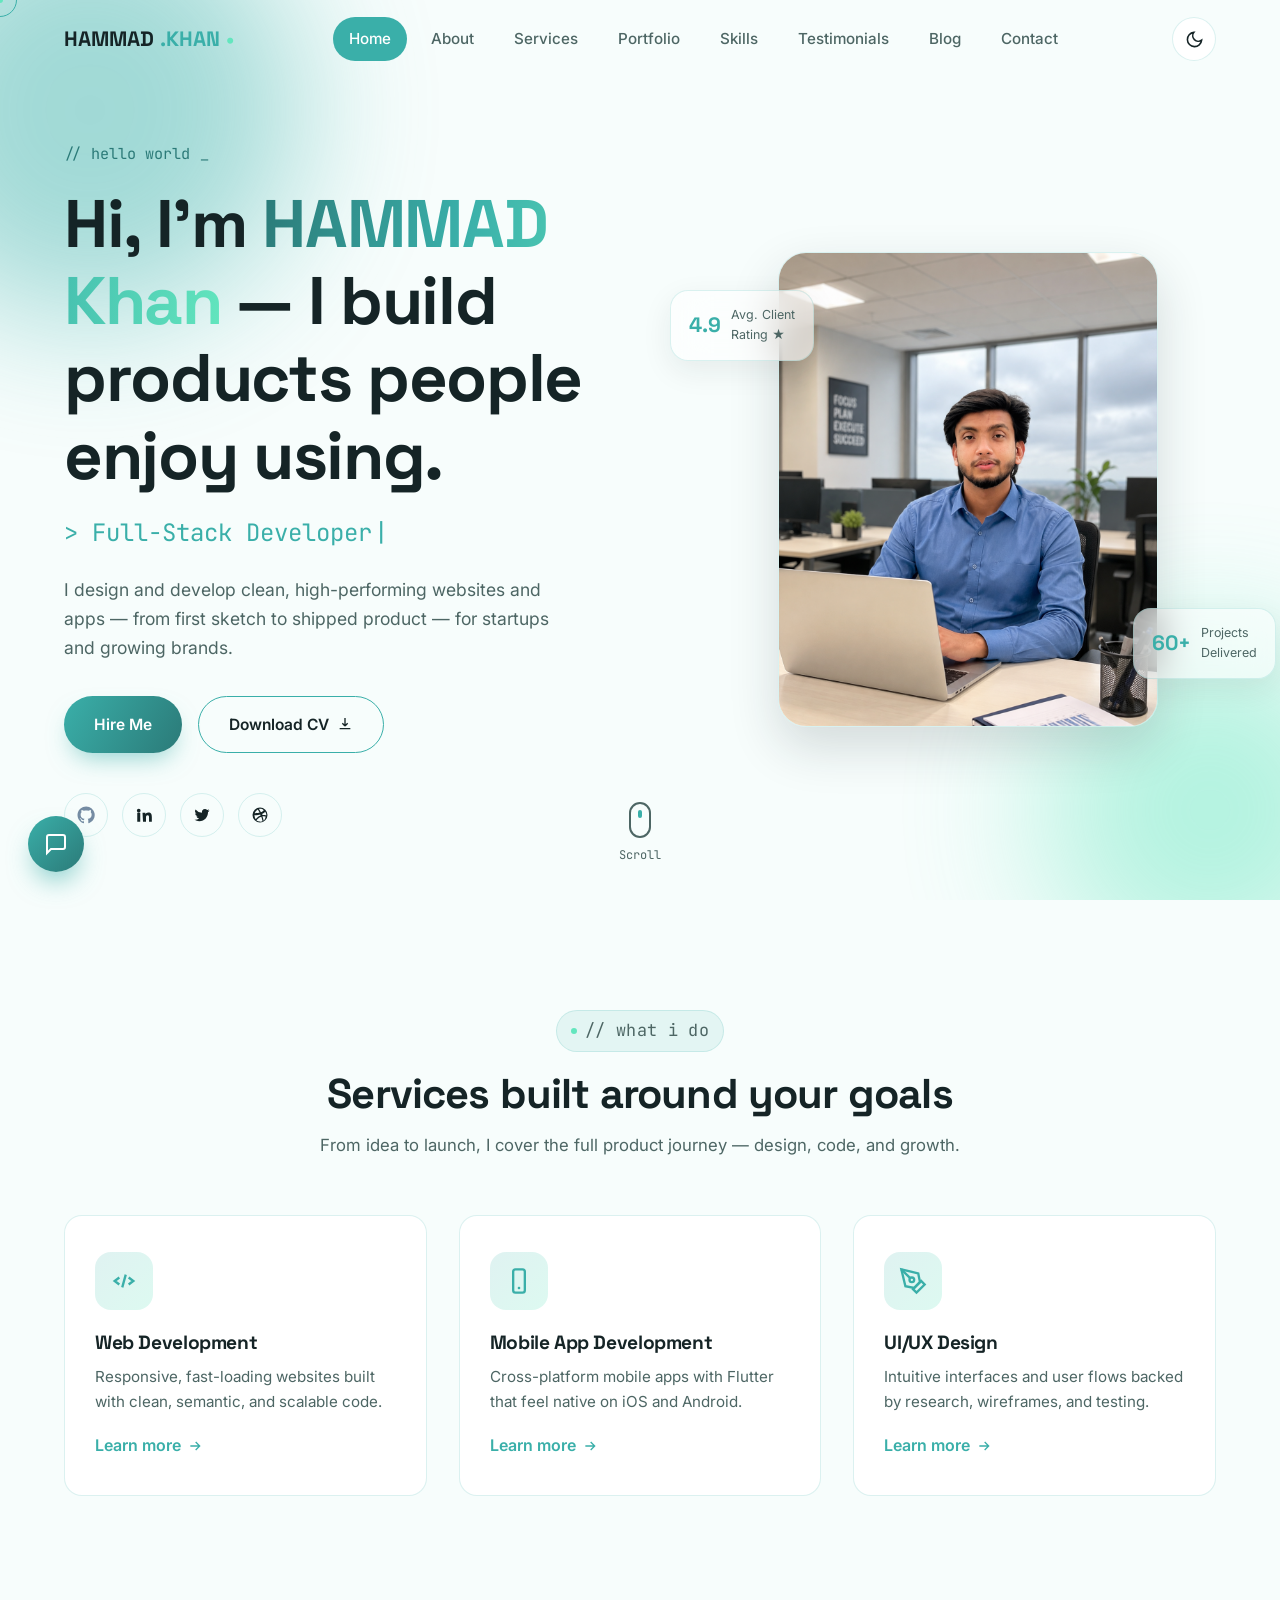
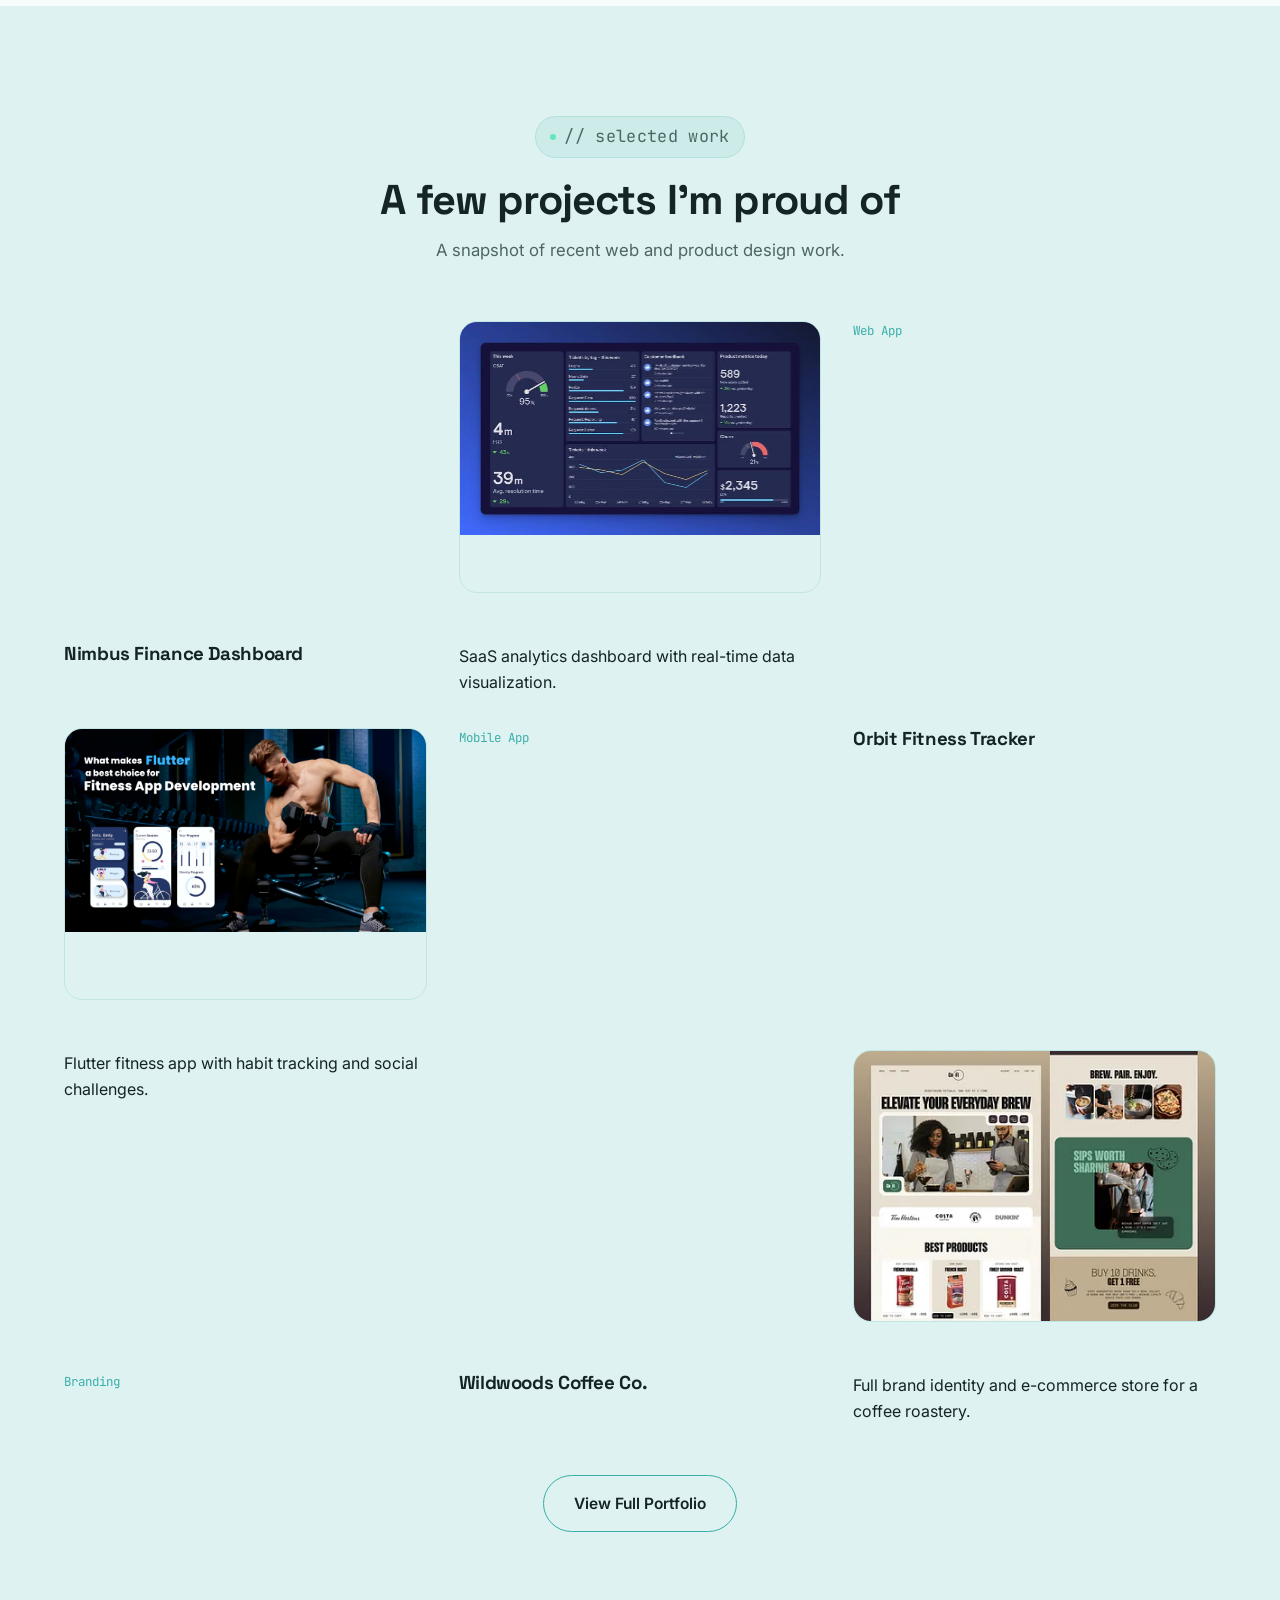
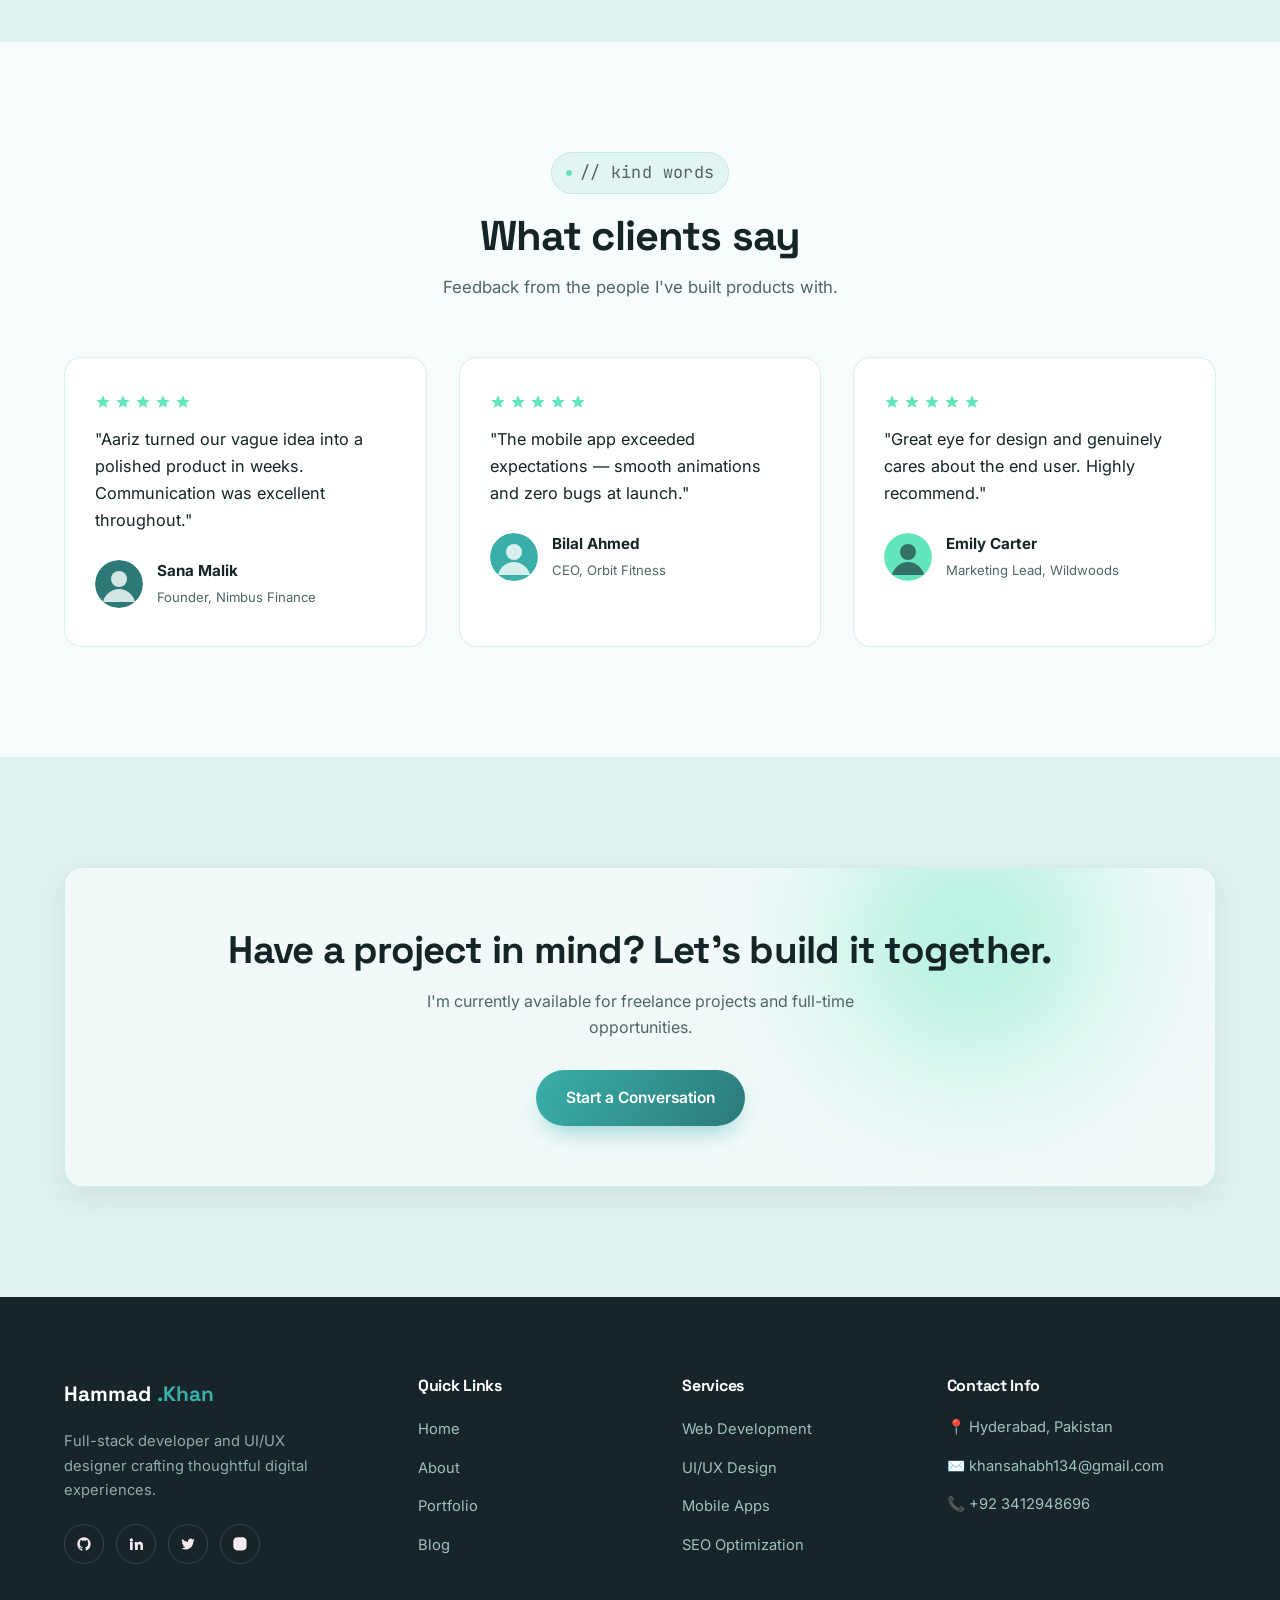
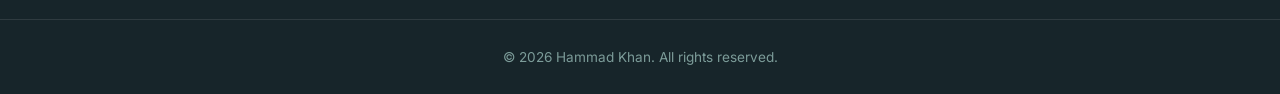
<file: index.html>
<!DOCTYPE html>
<html lang="en">
<head>
  <meta charset="UTF-8">
  <meta name="viewport" content="width=device-width, initial-scale=1.0">
  <title>Hammad Khan — Full-Stack Developer &amp; UI/UX Designer</title>
  <meta name="description" content="Hammad Khan is a full-stack developer and UI/UX designer building fast, accessible, and beautifully-crafted digital products for startups and brands.">
  <meta name="keywords" content="portfolio, web developer, UI UX designer, front-end developer, freelance developer">
  <meta name="author" content="Hammad Khan">
  <link rel="canonical" href="https://example.com/index.html">

  <!-- Open Graph -->
  <meta property="og:type" content="website">
  <meta property="og:title" content="Hammad Khan — Full-Stack Developer & UI/UX Designer">
  <meta property="og:description" content="Building fast, accessible, and beautifully-crafted digital products.">
  <meta property="og:image" content="assets/images/og-cover.jpg">
  <meta property="og:url" content="https://example.com/index.html">
  <meta name="twitter:card" content="summary_large_image">

  <!-- Favicon -->
  <link rel="icon" href="data:image/svg+xml,<svg xmlns=%22http://www.w3.org/2000/svg%22 viewBox=%220 0 100 100%22><rect width=%22100%22 height=%22100%22 rx=%2222%22 fill=%22%233AAFA9%22/><text x=%2250%25%22 y=%2258%25%22 font-size=%2255%22 fill=%22white%22 text-anchor=%22middle%22 font-family=%22Arial%22>A</text></svg>">

  <link rel="stylesheet" href="style.css">
</head>
<body>

  <!-- Loading Screen -->
  <div class="loader">
    <div class="loader-mark">&lt;HK /&gt; loading…</div>
    <div class="loader-bar"></div>
  </div>

  <!-- Custom Cursor -->
  <div class="cursor-dot"></div>
  <div class="cursor-ring"></div>

  <!-- Navbar -->
  <header class="navbar" id="navbar">
    <div class="nav-inner">
      <a href="index.html" class="logo">HAMMAD<span>.KHAN</span><span class="dot">•</span></a>
      <nav class="nav-links" id="navLinks">
        <a href="index.html">Home</a>
        <a href="about.html">About</a>
        <a href="services.html">Services</a>
        <a href="portfolio.html">Portfolio</a>
        <a href="skills.html">Skills</a>
        <a href="testimonials.html">Testimonials</a>
        <a href="blog.html">Blog</a>
        <a href="contact.html">Contact</a>
      </nav>
      <div class="nav-actions">
        <button class="theme-toggle" aria-label="Toggle dark and light mode">
          <svg class="icon-moon" viewBox="0 0 24 24" fill="none" stroke="currentColor" stroke-width="2"><path d="M21 12.8A9 9 0 1 1 11.2 3 7 7 0 0 0 21 12.8Z"/></svg>
          <svg class="icon-sun" viewBox="0 0 24 24" fill="none" stroke="currentColor" stroke-width="2"><circle cx="12" cy="12" r="4"/><path d="M12 2v2M12 20v2M4.9 4.9l1.4 1.4M17.7 17.7l1.4 1.4M2 12h2M20 12h2M4.9 19.1l1.4-1.4M17.7 6.3l1.4-1.4"/></svg>
        </button>
        <button class="menu-toggle" id="menuToggle" aria-label="Toggle menu">
          <span></span><span></span><span></span>
        </button>
      </div>
    </div>
  </header>

  <!-- Hero -->
  <section class="hero" id="home">
    <div class="mesh-blob" style="width:420px;height:420px;background:var(--primary);top:-100px;left:-120px;"></div>
    <div class="mesh-blob" style="width:340px;height:340px;background:var(--accent);bottom:-80px;right:-100px;animation-delay:2s;"></div>

    <div class="container hero-grid">
      <div class="reveal is-visible">
        <p class="hero-eyebrow">// hello world<span class="blink">_</span></p>
        <h1>Hi, I'm <span class="text-gradient">HAMMAD Khan</span> — I build products people enjoy using.</h1>
        <div class="hero-role" data-typing='["Full-Stack Developer", "UI/UX Designer", "Mobile App Builder", "SEO Specialist"]'>
          <span>&gt;&nbsp;</span><span class="type-text"></span><span class="cursor-char">|</span>
        </div>
        <p class="lead">I design and develop clean, high-performing websites and apps — from first sketch to shipped product — for startups and growing brands.</p>

        <div class="hero-cta">
          <a href="contact.html" class="btn btn-primary">Hire Me</a>
          <a href="cv file/Hammad  Khan.pdf" download class="btn btn-outline">
            Download CV
            <svg width="16" height="16" viewBox="0 0 24 24" fill="none" stroke="currentColor" stroke-width="2"><path d="M12 3v12m0 0-4-4m4 4 4-4M4 19h16"/></svg>
          </a>
        </div>

        <div class="social-row">
          <a href="https://www.facebook.com/hmad.khan.sahb/" target="_blank" rel="noopener" aria-label="GitHub"><svg width="800px" height="800px" viewBox="0 -0.5 24 24" id="meteor-icon-kit__solid-github" fill="none" xmlns="http://www.w3.org/2000/svg"><path fill-rule="evenodd" clip-rule="evenodd" d="M12.2047 0.00001C6.56031 -0.005731 1.74628 4.08615 0.842541 9.6577C-0.061195 15.2293 3.2126 20.6331 8.56941 22.4118C9.14823 22.5177 9.35294 22.1577 9.35294 21.8541C9.35294 21.5506 9.35294 20.8588 9.35294 19.8988C6.14117 20.5977 5.46353 18.3529 5.46353 18.3529C5.25046 17.6572 4.79779 17.0595 4.18588 16.6659C3.14823 15.96 4.27059 15.96 4.27059 15.96C5.00761 16.0641 5.65578 16.5014 6.02823 17.1459C6.34368 17.7179 6.87393 18.1406 7.50179 18.3208C8.12965 18.5009 8.8034 18.4236 9.37411 18.1059C9.41842 17.5252 9.66876 16.9794 10.08 16.5671C7.5247 16.2777 4.84235 15.2894 4.84235 10.92C4.82481 9.7786 5.24688 8.67412 6.02117 7.8353C5.67632 6.84285 5.71662 5.7571 6.13412 4.79295C6.13412 4.79295 7.10117 4.48236 9.29647 5.97177C11.1816 5.45419 13.1713 5.45419 15.0565 5.97177C17.2518 4.48236 18.2118 4.79295 18.2118 4.79295C18.6351 5.74689 18.6854 6.82486 18.3529 7.81412C19.1272 8.65294 19.5493 9.7574 19.5318 10.8988C19.5318 15.3177 16.8424 16.2847 14.28 16.5459C14.8359 17.1047 15.1218 17.8774 15.0635 18.6635C15.0635 20.2024 15.0635 21.4447 15.0635 21.8188C15.0635 22.1929 15.2682 22.4824 15.8541 22.3694C21.1473 20.5447 24.3569 15.1728 23.4554 9.6469C22.5539 4.1211 17.8034 0.04779 12.2047 0.00001z" fill="#758CA3"/></svg>
          <a href="https://linkedin.com" target="_blank" rel="noopener" aria-label="LinkedIn"><svg viewBox="0 0 24 24" fill="currentColor"><path d="M4.98 3.5a2.5 2.5 0 1 1 0 5 2.5 2.5 0 0 1 0-5ZM3 9h4v12H3zm7 0h3.8v1.7h.1c.53-1 1.83-2.05 3.77-2.05 4.03 0 4.77 2.65 4.77 6.1V21H18.7v-5.6c0-1.34-.02-3.06-1.87-3.06-1.87 0-2.16 1.46-2.16 2.96V21H10.7z"/></svg></a>
          <a href="https://twitter.com" target="_blank" rel="noopener" aria-label="Twitter"><svg viewBox="0 0 24 24" fill="currentColor"><path d="M22 5.9c-.7.3-1.5.6-2.3.7.8-.5 1.5-1.3 1.8-2.3-.8.5-1.7.8-2.6 1a4.1 4.1 0 0 0-7 3.7A11.6 11.6 0 0 1 3.4 4.6a4.1 4.1 0 0 0 1.3 5.5c-.6 0-1.3-.2-1.8-.5v.1c0 2 1.4 3.6 3.3 4a4.2 4.2 0 0 1-1.9.1 4.1 4.1 0 0 0 3.8 2.8A8.3 8.3 0 0 1 2 18.4a11.6 11.6 0 0 0 6.3 1.9c7.5 0 11.7-6.3 11.7-11.7v-.5c.8-.6 1.5-1.3 2-2.2Z"/></svg></a>
          <a href="https://dribbble.com" target="_blank" rel="noopener" aria-label="fac"><svg viewBox="0 0 24 24" fill="currentColor"><path d="M12 2a10 10 0 1 0 0 20 10 10 0 0 0 0-20Zm6.9 5.8a8.3 8.3 0 0 1 1.6 4.5c-.4-.1-2.7-.6-5.1-.3-.2-.4-.4-.9-.6-1.3 2.6-1 3.8-2.5 4.1-2.9ZM12 3.7c1.9 0 3.7.7 5 1.9-.2.3-1.3 1.8-3.8 2.7-1.2-2.2-2.5-4-2.7-4.3.5-.2 1-.3 1.5-.3Zm-3.1.8c.2.3 1.5 2.1 2.7 4.3-3.4.9-6.4.9-6.7.9A8.3 8.3 0 0 1 8.9 4.5Zm-4.2 8v-.3c.3 0 3.9 0 7.6-1 .2.4.4.8.6 1.2-.1 0-.2.1-.3.1-4 1.3-6.1 4.8-6.3 5.1a8.2 8.2 0 0 1-1.6-5.1Zm7.1 8.3c-1.7 0-3.2-.5-4.5-1.4.2-.3 1.9-3.5 6.3-5.1h.1c1.1 3 1.6 5.5 1.7 6.1a8.2 8.2 0 0 1-3.6.4Zm5-1.2c-.1-.5-.5-2.9-1.6-5.8 2.2-.3 4.2.2 4.4.3a8.3 8.3 0 0 1-2.8 5.5Z"/></svg></a>
        </div>
      </div>

      <div class="hero-visual reveal reveal-delay-1 is-visible">
        <div class="hero-photo-card glass">
          <img src="frofile logo.png" alt="">
            <defs>
              <linearGradient id="heroGrad" x1="0" y1="0" x2="1" y2="1">
                <stop offset="0%" stop-color="#2B7A78"/>
                <stop offset="55%" stop-color="#3AAFA9"/>
                <stop offset="100%" stop-color="#63E6BE"/>
              </linearGradient>
            </defs>
            <rect width="380" height="475" fill="url(#heroGrad)"/>
            <circle cx="190" cy="185" r="80" fill="rgba(255,255,255,0.18)"/>
            <path d="M90 400c10-70 60-110 100-110s90 40 100 110" fill="rgba(255,255,255,0.16)"/>
            <circle cx="190" cy="170" r="55" fill="rgba(255,255,255,0.35)"/>
            <text x="50%" y="94%" text-anchor="middle" fill="rgba(255,255,255,0.85)" font-family="monospace" font-size="14">&lt;/&gt; building great UI</text>
          </svg>
        </div>
        <div class="floating-chip glass chip-1">
          <span class="chip-num">4.9</span>
          <span class="chip-label">Avg. Client<br>Rating ★</span>
        </div>
        <div class="floating-chip glass chip-2">
          <span class="chip-num">60+</span>
          <span class="chip-label">Projects<br>Delivered</span>
        </div>
      </div>
    </div>

    <div class="scroll-cue">
      <span class="mouse"></span>
      Scroll
    </div>
  </section>

  <!-- Featured Services -->
  <section class="section" id="featured-services">
    <div class="container">
      <div class="section-head center reveal">
        <p class="eyebrow">// what i do</p>
        <h2>Services built around your goals</h2>
        <p>From idea to launch, I cover the full product journey — design, code, and growth.</p>
      </div>

      <div class="grid grid-3">
        <div class="card service-card reveal">
          <div class="icon-wrap"><svg viewBox="0 0 24 24" fill="none" stroke="currentColor" stroke-width="2"><path d="m8 9-4 3 4 3M16 9l4 3-4 3M13.5 6.5l-3 11"/></svg></div>
          <h3>Web Development</h3>
          <p>Responsive, fast-loading websites built with clean, semantic, and scalable code.</p>
          <a href="services.html" class="btn-ghost">Learn more <svg viewBox="0 0 24 24" fill="none" stroke="currentColor" stroke-width="2"><path d="M5 12h14M13 6l6 6-6 6"/></svg></a>
        </div>
        <div class="card service-card reveal reveal-delay-1">
          <div class="icon-wrap"><svg viewBox="0 0 24 24" fill="none" stroke="currentColor" stroke-width="2"><rect x="7" y="2" width="10" height="20" rx="2"/><path d="M11 18h2"/></svg></div>
          <h3>Mobile App Development</h3>
          <p>Cross-platform mobile apps with Flutter that feel native on iOS and Android.</p>
          <a href="services.html" class="btn-ghost">Learn more <svg viewBox="0 0 24 24" fill="none" stroke="currentColor" stroke-width="2"><path d="M5 12h14M13 6l6 6-6 6"/></svg></a>
        </div>
        <div class="card service-card reveal reveal-delay-2">
          <div class="icon-wrap"><svg viewBox="0 0 24 24" fill="none" stroke="currentColor" stroke-width="2"><path d="M12 19l7-7 3 3-7 7-3-3z"/><path d="M18 13l-1.5-7.5L2 2l3.5 14.5L13 18l5-5z"/><path d="M2 2l7.586 7.586"/><circle cx="11" cy="11" r="2"/></svg></div>
          <h3>UI/UX Design</h3>
          <p>Intuitive interfaces and user flows backed by research, wireframes, and testing.</p>
          <a href="services.html" class="btn-ghost">Learn more <svg viewBox="0 0 24 24" fill="none" stroke="currentColor" stroke-width="2"><path d="M5 12h14M13 6l6 6-6 6"/></svg></a>
        </div>
      </div>
    </div>
  </section>

  <!-- Portfolio Preview -->
  <section class="section bg-tint" id="work-preview">
    <div class="container">
      <div class="section-head center reveal">
        <p class="eyebrow">// selected work</p>
        <h2>A few projects I'm proud of</h2>
        <p>A snapshot of recent web and product design work.</p>
      </div>

      <div class="grid grid-3">
        <a href="portfolio.html" class="portfolio-item reveal">
          <div class="pf-thumb">
            <img src="saas_img.jpg" alt="">
            <div class="pf-overlay"><a href="portfolio.html" class="btn btn-primary btn-sm">View Project</a></div>
          </div>
          <span class="pf-tag">Web App</span>
          <h3>Nimbus Finance Dashboard</h3>
          <p>SaaS analytics dashboard with real-time data visualization.</p>
        </a>
        <a href="portfolio.html" class="portfolio-item reveal reveal-delay-1">
          <div class="pf-thumb">
           <img src="Fitness-App-img.webp" alt="">
            <div class="pf-overlay"><a href="portfolio.html" class="btn btn-primary btn-sm">View Project</a></div>
          </div>
          <span class="pf-tag">Mobile App</span>
          <h3>Orbit Fitness Tracker</h3>
          <p>Flutter fitness app with habit tracking and social challenges.</p>
        </a>
        <a href="portfolio.html" class="portfolio-item reveal reveal-delay-2">
          <div class="pf-thumb">
            <img src="e_comerce img.webp" alt="">
            <div class="pf-overlay"><a href="portfolio.html" class="btn btn-primary btn-sm">View Project</a></div>
          </div>
          <span class="pf-tag">Branding</span>
          <h3>Wildwoods Coffee Co.</h3>
          <p>Full brand identity and e-commerce store for a coffee roastery.</p>
        </a>
      </div>

      <div style="text-align:center; margin-top:50px;" class="reveal">
        <a href="portfolio.html" class="btn btn-outline">View Full Portfolio</a>
      </div>
    </div>
  </section>

  <!-- Testimonials Preview -->
  <section class="section" id="testimonials-preview">
    <div class="container">
      <div class="section-head center reveal">
        <p class="eyebrow">// kind words</p>
        <h2>What clients say</h2>
        <p>Feedback from the people I've built products with.</p>
      </div>

      <div class="grid grid-3">
        <div class="card testimonial-card reveal">
          <div class="stars">
            <svg viewBox="0 0 24 24" fill="currentColor"><path d="M12 2l2.9 6.6 7.1.6-5.4 4.7 1.7 6.9L12 17.4 5.7 20.8l1.7-6.9L2 9.2l7.1-.6z"/></svg>
            <svg viewBox="0 0 24 24" fill="currentColor"><path d="M12 2l2.9 6.6 7.1.6-5.4 4.7 1.7 6.9L12 17.4 5.7 20.8l1.7-6.9L2 9.2l7.1-.6z"/></svg>
            <svg viewBox="0 0 24 24" fill="currentColor"><path d="M12 2l2.9 6.6 7.1.6-5.4 4.7 1.7 6.9L12 17.4 5.7 20.8l1.7-6.9L2 9.2l7.1-.6z"/></svg>
            <svg viewBox="0 0 24 24" fill="currentColor"><path d="M12 2l2.9 6.6 7.1.6-5.4 4.7 1.7 6.9L12 17.4 5.7 20.8l1.7-6.9L2 9.2l7.1-.6z"/></svg>
            <svg viewBox="0 0 24 24" fill="currentColor"><path d="M12 2l2.9 6.6 7.1.6-5.4 4.7 1.7 6.9L12 17.4 5.7 20.8l1.7-6.9L2 9.2l7.1-.6z"/></svg>
          </div>
          <p class="quote">"Aariz turned our vague idea into a polished product in weeks. Communication was excellent throughout."</p>
          <div class="testi-person">
            <svg viewBox="0 0 48 48"><circle cx="24" cy="24" r="24" fill="#2B7A78"/><circle cx="24" cy="19" r="8" fill="rgba(255,255,255,0.8)"/><path d="M8 42c2-9 10-13 16-13s14 4 16 13" fill="rgba(255,255,255,0.8)"/></svg>
            <div><strong>Sana Malik</strong><span>Founder, Nimbus Finance</span></div>
          </div>
        </div>

        <div class="card testimonial-card reveal reveal-delay-1">
          <div class="stars">
            <svg viewBox="0 0 24 24" fill="currentColor"><path d="M12 2l2.9 6.6 7.1.6-5.4 4.7 1.7 6.9L12 17.4 5.7 20.8l1.7-6.9L2 9.2l7.1-.6z"/></svg>
            <svg viewBox="0 0 24 24" fill="currentColor"><path d="M12 2l2.9 6.6 7.1.6-5.4 4.7 1.7 6.9L12 17.4 5.7 20.8l1.7-6.9L2 9.2l7.1-.6z"/></svg>
            <svg viewBox="0 0 24 24" fill="currentColor"><path d="M12 2l2.9 6.6 7.1.6-5.4 4.7 1.7 6.9L12 17.4 5.7 20.8l1.7-6.9L2 9.2l7.1-.6z"/></svg>
            <svg viewBox="0 0 24 24" fill="currentColor"><path d="M12 2l2.9 6.6 7.1.6-5.4 4.7 1.7 6.9L12 17.4 5.7 20.8l1.7-6.9L2 9.2l7.1-.6z"/></svg>
            <svg viewBox="0 0 24 24" fill="currentColor"><path d="M12 2l2.9 6.6 7.1.6-5.4 4.7 1.7 6.9L12 17.4 5.7 20.8l1.7-6.9L2 9.2l7.1-.6z"/></svg>
          </div>
          <p class="quote">"The mobile app exceeded expectations — smooth animations and zero bugs at launch."</p>
          <div class="testi-person">
            <svg viewBox="0 0 48 48"><circle cx="24" cy="24" r="24" fill="#3AAFA9"/><circle cx="24" cy="19" r="8" fill="rgba(255,255,255,0.8)"/><path d="M8 42c2-9 10-13 16-13s14 4 16 13" fill="rgba(255,255,255,0.8)"/></svg>
            <div><strong>Bilal Ahmed</strong><span>CEO, Orbit Fitness</span></div>
          </div>
        </div>

        <div class="card testimonial-card reveal reveal-delay-2">
          <div class="stars">
            <svg viewBox="0 0 24 24" fill="currentColor"><path d="M12 2l2.9 6.6 7.1.6-5.4 4.7 1.7 6.9L12 17.4 5.7 20.8l1.7-6.9L2 9.2l7.1-.6z"/></svg>
            <svg viewBox="0 0 24 24" fill="currentColor"><path d="M12 2l2.9 6.6 7.1.6-5.4 4.7 1.7 6.9L12 17.4 5.7 20.8l1.7-6.9L2 9.2l7.1-.6z"/></svg>
            <svg viewBox="0 0 24 24" fill="currentColor"><path d="M12 2l2.9 6.6 7.1.6-5.4 4.7 1.7 6.9L12 17.4 5.7 20.8l1.7-6.9L2 9.2l7.1-.6z"/></svg>
            <svg viewBox="0 0 24 24" fill="currentColor"><path d="M12 2l2.9 6.6 7.1.6-5.4 4.7 1.7 6.9L12 17.4 5.7 20.8l1.7-6.9L2 9.2l7.1-.6z"/></svg>
            <svg viewBox="0 0 24 24" fill="currentColor"><path d="M12 2l2.9 6.6 7.1.6-5.4 4.7 1.7 6.9L12 17.4 5.7 20.8l1.7-6.9L2 9.2l7.1-.6z"/></svg>
          </div>
          <p class="quote">"Great eye for design and genuinely cares about the end user. Highly recommend."</p>
          <div class="testi-person">
            <svg viewBox="0 0 48 48"><circle cx="24" cy="24" r="24" fill="#63E6BE"/><circle cx="24" cy="19" r="8" fill="rgba(23,37,42,0.6)"/><path d="M8 42c2-9 10-13 16-13s14 4 16 13" fill="rgba(23,37,42,0.6)"/></svg>
            <div><strong>Emily Carter</strong><span>Marketing Lead, Wildwoods</span></div>
          </div>
        </div>
      </div>
    </div>
  </section>

  <!-- Contact CTA -->
  <section class="section bg-tint" id="cta">
    <div class="container">
      <div class="glass reveal" style="padding:60px 50px; text-align:center; position:relative; overflow:hidden;">
        <div class="mesh-blob" style="width:260px;height:260px;background:var(--accent);top:-60px;right:10%;"></div>
        <h2 style="font-size:clamp(1.6rem,3.4vw,2.4rem); margin-bottom:16px; position:relative;">Have a project in mind? Let's build it together.</h2>
        <p style="color:var(--text-muted); max-width:520px; margin:0 auto 30px; position:relative;">I'm currently available for freelance projects and full-time opportunities.</p>
        <a href="contact.html" class="btn btn-primary" style="position:relative;">Start a Conversation</a>
      </div>
    </div>
  </section>

  <!-- Footer -->
  <footer class="site-footer">
    <div class="container footer-grid">
      <div class="footer-brand">
        <a href="index.html" class="logo" style="color:var(--white);">Hammad<span>.Khan</span></a>
        <p>Full-stack developer and UI/UX designer crafting thoughtful digital experiences.</p>
        <div class="footer-social">
          <a href="https://github.com" aria-label="GitHub"><svg viewBox="0 0 24 24" fill="currentColor"><path d="M12 2C6.48 2 2 6.58 2 12.25c0 4.53 2.87 8.37 6.84 9.73.5.1.68-.22.68-.5v-1.94c-2.78.62-3.37-1.36-3.37-1.36-.46-1.18-1.11-1.5-1.11-1.5-.91-.64.07-.63.07-.63 1 .07 1.53 1.05 1.53 1.05.9 1.57 2.34 1.12 2.91.86.09-.66.35-1.12.64-1.38-2.22-.26-4.56-1.14-4.56-5.05 0-1.12.39-2.03 1.03-2.75-.1-.26-.45-1.31.1-2.72 0 0 .84-.28 2.75 1.05a9.3 9.3 0 0 1 5 0c1.9-1.33 2.75-1.05 2.75-1.05.55 1.41.2 2.46.1 2.72.64.72 1.03 1.63 1.03 2.75 0 3.92-2.34 4.78-4.57 5.04.36.32.68.94.68 1.9v2.82c0 .28.18.6.69.5A10.26 10.26 0 0 0 22 12.25C22 6.58 17.52 2 12 2Z"/></svg></a>
          <a href="https://linkedin.com" aria-label="LinkedIn"><svg viewBox="0 0 24 24" fill="currentColor"><path d="M4.98 3.5a2.5 2.5 0 1 1 0 5 2.5 2.5 0 0 1 0-5ZM3 9h4v12H3zm7 0h3.8v1.7h.1c.53-1 1.83-2.05 3.77-2.05 4.03 0 4.77 2.65 4.77 6.1V21H18.7v-5.6c0-1.34-.02-3.06-1.87-3.06-1.87 0-2.16 1.46-2.16 2.96V21H10.7z"/></svg></a>
          <a href="https://twitter.com" aria-label="Twitter"><svg viewBox="0 0 24 24" fill="currentColor"><path d="M22 5.9c-.7.3-1.5.6-2.3.7.8-.5 1.5-1.3 1.8-2.3-.8.5-1.7.8-2.6 1a4.1 4.1 0 0 0-7 3.7A11.6 11.6 0 0 1 3.4 4.6a4.1 4.1 0 0 0 1.3 5.5c-.6 0-1.3-.2-1.8-.5v.1c0 2 1.4 3.6 3.3 4a4.2 4.2 0 0 1-1.9.1 4.1 4.1 0 0 0 3.8 2.8A8.3 8.3 0 0 1 2 18.4a11.6 11.6 0 0 0 6.3 1.9c7.5 0 11.7-6.3 11.7-11.7v-.5c.8-.6 1.5-1.3 2-2.2Z"/></svg></a>
          <a href="https://instagram.com" aria-label="Instagram"><svg viewBox="0 0 24 24" fill="currentColor"><path d="M12 2c2.7 0 3.1 0 4.1.06 1.1.05 1.8.21 2.4.46.7.27 1.2.62 1.7 1.13.5.5.86 1 1.13 1.7.25.6.41 1.3.46 2.4.05 1 .06 1.4.06 4.1s0 3.1-.06 4.1c-.05 1.1-.21 1.8-.46 2.4-.27.7-.62 1.2-1.13 1.7-.5.5-1 .86-1.7 1.13-.6.25-1.3.41-2.4.46-1 .05-1.4.06-4.1.06s-3.1 0-4.1-.06c-1.1-.05-1.8-.21-2.4-.46a4.6 4.6 0 0 1-1.7-1.13 4.6 4.6 0 0 1-1.13-1.7c-.25-.6-.41-1.3-.46-2.4C2 15.1 2 14.7 2 12s0-3.1.06-4.1c.05-1.1.21-1.8.46-2.4.27-.7.62-1.2 1.13-1.7.5-.5 1-.86 1.7-1.13.6-.25 1.3-.41 2.4-.46C8.9 2 9.3 2 12 2Zm0 5a5 5 0 1 1 0 10 5 5 0 0 1 0-10Zm0 2a3 3 0 1 0 0 6 3 3 0 0 0 0-6Zm5.2-2.9a1.2 1.2 0 1 1 0 2.4 1.2 1.2 0 0 1 0-2.4Z"/></svg></a>
        </div>
      </div>
      <div>
        <h4>Quick Links</h4>
        <ul class="footer-links">
          <li><a href="index.html">Home</a></li>
          <li><a href="about.html">About</a></li>
          <li><a href="portfolio.html">Portfolio</a></li>
          <li><a href="blog.html">Blog</a></li>
        </ul>
      </div>
      <div>
        <h4>Services</h4>
        <ul class="footer-links">
          <li><a href="services.html">Web Development</a></li>
          <li><a href="services.html">UI/UX Design</a></li>
          <li><a href="services.html">Mobile Apps</a></li>
          <li><a href="services.html">SEO Optimization</a></li>
        </ul>
      </div>
      <div>
        <h4>Contact Info</h4>
        <ul class="footer-contact">
          <li>📍 Hyderabad, Pakistan</li>
          <li>✉️ khansahabh134@gmail.com</li>
          <li>📞 +92 3412948696</li>
        </ul>
      </div>
    </div>
    <div class="footer-bottom">© 2026 Hammad Khan. All rights reserved.</div>
  </footer>

  <!-- Floating Widgets -->
  <a href="contact.html" class="float-contact-btn" aria-label="Contact me">
    <svg viewBox="0 0 24 24" fill="none" stroke="currentColor" stroke-width="2"><path d="M21 15a2 2 0 0 1-2 2H7l-4 4V5a2 2 0 0 1 2-2h14a2 2 0 0 1 2 2z"/></svg>
  </a>
  <button class="scroll-top-btn" aria-label="Scroll to top">
    <svg viewBox="0 0 24 24" fill="none" stroke="currentColor" stroke-width="2.2"><path d="M12 19V5M5 12l7-7 7 7"/></svg>
  </button>

  <script src="script.js"></script>
</body>
</html>
</file>
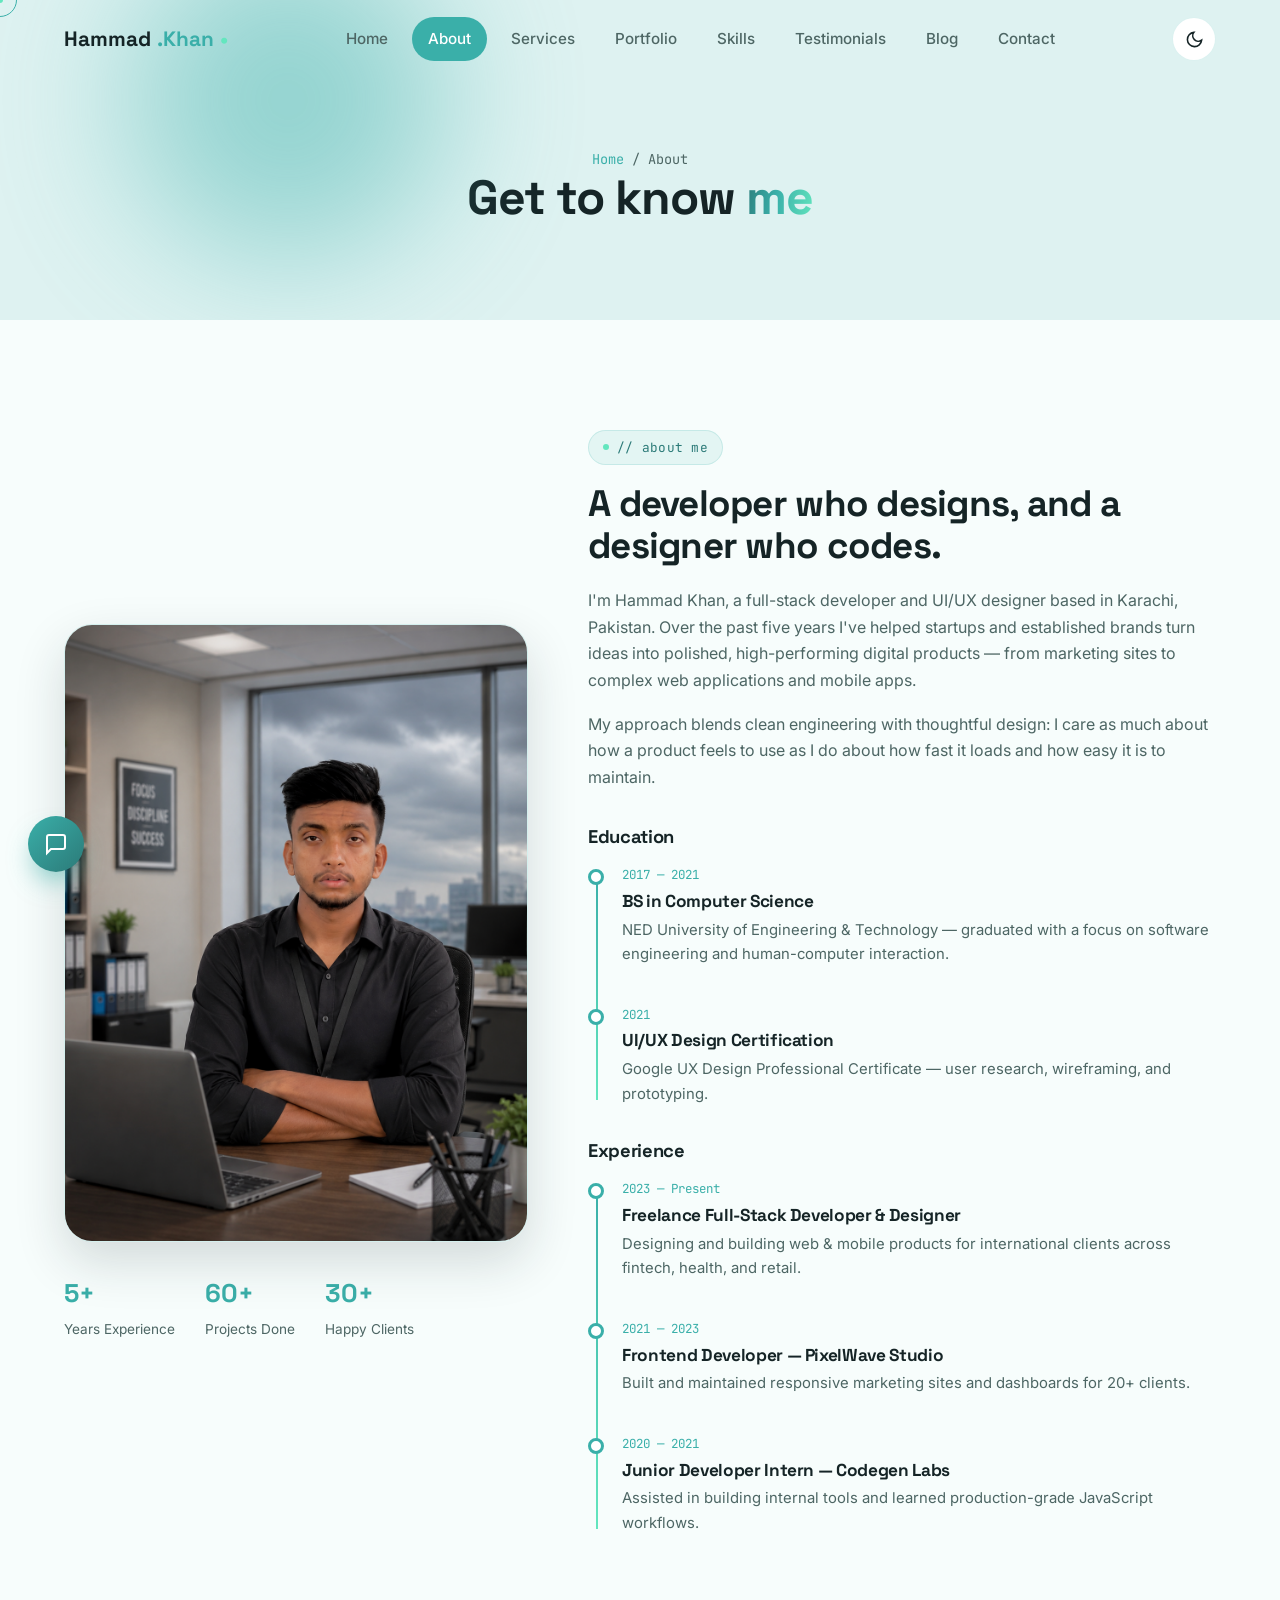
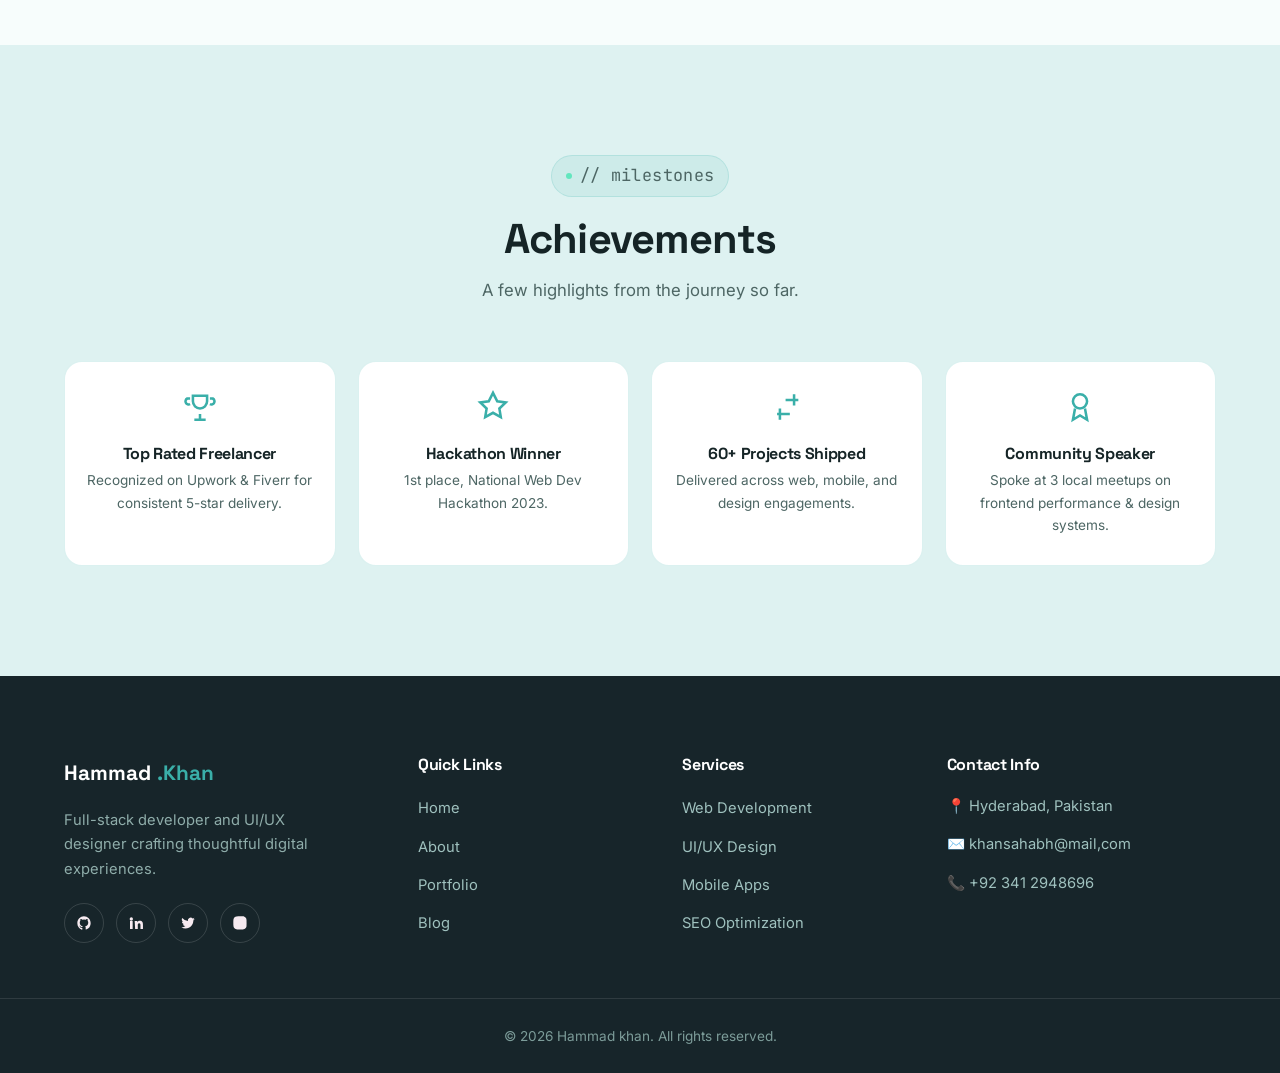
<file: about.html>
<!DOCTYPE html>
<html lang="en">
<head>
  <meta charset="UTF-8">
  <meta name="viewport" content="width=device-width, initial-scale=1.0">
  <title>About Hammad Khan — Full-Stack Developer &amp; UI/UX Designer</title>
  <meta name="description" content="Learn about Hammad Khan's background, education, professional experience, and career milestones as a full-stack developer and designer.">
  <meta name="keywords" content="about, developer background, experience, education, career timeline">
  <meta name="author" content="Hammad Khan">
  <link rel="canonical" href="https://example.com/about.html">

  <meta property="og:type" content="website">
  <meta property="og:title" content="About Hammad Khan">
  <meta property="og:description" content="Background, education, and experience of a full-stack developer and designer.">
  <meta property="og:image" content="assets/images/og-cover.jpg">

  <link rel="icon" href="data:image/svg+xml,<svg xmlns=%22http://www.w3.org/2000/svg%22 viewBox=%220 0 100 100%22><rect width=%22100%22 height=%22100%22 rx=%2222%22 fill=%22%233AAFA9%22/><text x=%2250%25%22 y=%2258%25%22 font-size=%2255%22 fill=%22white%22 text-anchor=%22middle%22 font-family=%22Arial%22>A</text></svg>">
  <link rel="stylesheet" href="style.css">
</head>
<body>

  <div class="loader"><div class="loader-mark">&lt;HK /&gt; loading…</div><div class="loader-bar"></div></div>
  <div class="cursor-dot"></div>
  <div class="cursor-ring"></div>

  <header class="navbar" id="navbar">
    <div class="nav-inner">
      <a href="index.html" class="logo">Hammad<span>.Khan</span><span class="dot">•</span></a>
      <nav class="nav-links" id="navLinks">
        <a href="index.html">Home</a>
        <a href="about.html">About</a>
        <a href="services.html">Services</a>
        <a href="portfolio.html">Portfolio</a>
        <a href="skills.html">Skills</a>
        <a href="testimonials.html">Testimonials</a>
        <a href="blog.html">Blog</a>
        <a href="contact.html">Contact</a>
      </nav>
      <div class="nav-actions">
        <button class="theme-toggle" aria-label="Toggle dark and light mode">
          <svg class="icon-moon" viewBox="0 0 24 24" fill="none" stroke="currentColor" stroke-width="2"><path d="M21 12.8A9 9 0 1 1 11.2 3 7 7 0 0 0 21 12.8Z"/></svg>
          <svg class="icon-sun" viewBox="0 0 24 24" fill="none" stroke="currentColor" stroke-width="2"><circle cx="12" cy="12" r="4"/><path d="M12 2v2M12 20v2M4.9 4.9l1.4 1.4M17.7 17.7l1.4 1.4M2 12h2M20 12h2M4.9 19.1l1.4-1.4M17.7 6.3l1.4-1.4"/></svg>
        </button>
        <button class="menu-toggle" id="menuToggle" aria-label="Toggle menu"><span></span><span></span><span></span></button>
      </div>
    </div>
  </header>

  <section class="page-header bg-tint">
    <div class="mesh-blob" style="width:320px;height:320px;background:var(--primary);top:-60px;left:10%;"></div>
    <div class="container">
      <p class="breadcrumb"><a href="index.html">Home</a> / About</p>
      <h1>Get to know <span class="text-gradient">me</span></h1>
    </div>
  </section>

  <section class="section">
    <div class="container about-grid">
      <div class="reveal">
        <div class="about-photo">
          <img src="hammad logo.png" alt="">
            <defs><linearGradient id="aboutGrad" x1="0" y1="0" x2="1" y2="1">
              <stop offset="0%" stop-color="#17252A"/><stop offset="60%" stop-color="#2B7A78"/><stop offset="100%" stop-color="#3AAFA9"/>
            </linearGradient></defs>
            <rect width="420" height="520" fill="url(#aboutGrad)"/>
            <circle cx="210" cy="190" r="90" fill="rgba(255,255,255,0.15)"/>
            <circle cx="210" cy="175" r="60" fill="rgba(255,255,255,0.35)"/>
            <path d="M95 440c12-80 68-120 115-120s103 40 115 120" fill="rgba(255,255,255,0.18)"/>
          </svg>
        </div>
        <div class="about-stats">
          <div><strong data-count="5">5+</strong><span>Years Experience</span></div>
          <div><strong>60+</strong><span>Projects Done</span></div>
          <div><strong>30+</strong><span>Happy Clients</span></div>
        </div>
      </div>

      <div>
        <p class="eyebrow reveal">// about me</p>
        <h2 class="reveal" style="font-size:clamp(1.6rem,3vw,2.3rem); margin-bottom:20px;">A developer who designs, and a designer who codes.</h2>
        <p class="reveal" style="color:var(--text-muted); margin-bottom:18px;">
          I'm Hammad Khan, a full-stack developer and UI/UX designer based in Karachi, Pakistan. Over the past five years
          I've helped startups and established brands turn ideas into polished, high-performing digital products —
          from marketing sites to complex web applications and mobile apps.
        </p>
        <p class="reveal" style="color:var(--text-muted); margin-bottom:36px;">
          My approach blends clean engineering with thoughtful design: I care as much about how a product feels to use
          as I do about how fast it loads and how easy it is to maintain.
        </p>

        <div class="reveal" style="margin-bottom:34px;">
          <h3 style="font-size:1.15rem; margin-bottom:18px;">Education</h3>
          <div class="timeline">
            <div class="timeline-item">
              <span class="timeline-date">2017 — 2021</span>
              <h4>BS in Computer Science</h4>
              <p>NED University of Engineering &amp; Technology — graduated with a focus on software engineering and human-computer interaction.</p>
            </div>
            <div class="timeline-item">
              <span class="timeline-date">2021</span>
              <h4>UI/UX Design Certification</h4>
              <p>Google UX Design Professional Certificate — user research, wireframing, and prototyping.</p>
            </div>
          </div>
        </div>

        <div class="reveal">
          <h3 style="font-size:1.15rem; margin-bottom:18px;">Experience</h3>
          <div class="timeline">
            <div class="timeline-item">
              <span class="timeline-date">2023 — Present</span>
              <h4>Freelance Full-Stack Developer &amp; Designer</h4>
              <p>Designing and building web &amp; mobile products for international clients across fintech, health, and retail.</p>
            </div>
            <div class="timeline-item">
              <span class="timeline-date">2021 — 2023</span>
              <h4>Frontend Developer — PixelWave Studio</h4>
              <p>Built and maintained responsive marketing sites and dashboards for 20+ clients.</p>
            </div>
            <div class="timeline-item">
              <span class="timeline-date">2020 — 2021</span>
              <h4>Junior Developer Intern — Codegen Labs</h4>
              <p>Assisted in building internal tools and learned production-grade JavaScript workflows.</p>
            </div>
          </div>
        </div>
      </div>
    </div>
  </section>

  <section class="section bg-tint">
    <div class="container">
      <div class="section-head center reveal">
        <p class="eyebrow">// milestones</p>
        <h2>Achievements</h2>
        <p>A few highlights from the journey so far.</p>
      </div>
      <div class="achievements-grid">
        <div class="card achievement-box reveal">
          <svg viewBox="0 0 24 24" fill="none" stroke="currentColor" stroke-width="1.8"><path d="M8 21h8M12 17v4M7 4h10v4a5 5 0 0 1-10 0V4Z"/><path d="M5 6H3a2 2 0 0 0 2 4M19 6h2a2 2 0 0 1-2 4"/></svg>
          <h4>Top Rated Freelancer</h4>
          <p>Recognized on Upwork &amp; Fiverr for consistent 5-star delivery.</p>
        </div>
        <div class="card achievement-box reveal reveal-delay-1">
          <svg viewBox="0 0 24 24" fill="none" stroke="currentColor" stroke-width="1.8"><path d="m12 2 3 6 6 .8-4.5 4.3 1 6-5.5-3-5.5 3 1-6L3 8.8 9 8z"/></svg>
          <h4>Hackathon Winner</h4>
          <p>1st place, National Web Dev Hackathon 2023.</p>
        </div>
        <div class="card achievement-box reveal reveal-delay-2">
          <svg viewBox="0 0 24 24" fill="none" stroke="currentColor" stroke-width="1.8"><path d="M20 7h-9M14 17H5M17 3v8M7 13v8"/></svg>
          <h4>60+ Projects Shipped</h4>
          <p>Delivered across web, mobile, and design engagements.</p>
        </div>
        <div class="card achievement-box reveal reveal-delay-3">
          <svg viewBox="0 0 24 24" fill="none" stroke="currentColor" stroke-width="1.8"><circle cx="12" cy="8" r="5"/><path d="m8.5 13-1.5 8 5-3 5 3-1.5-8"/></svg>
          <h4>Community Speaker</h4>
          <p>Spoke at 3 local meetups on frontend performance &amp; design systems.</p>
        </div>
      </div>
    </div>
  </section>

  <footer class="site-footer">
    <div class="container footer-grid">
      <div class="footer-brand">
        <a href="index.html" class="logo" style="color:var(--white);">Hammad<span>.Khan</span></a>
        <p>Full-stack developer and UI/UX designer crafting thoughtful digital experiences.</p>
        <div class="footer-social">
          <a href="https://github.com" aria-label="GitHub"><svg viewBox="0 0 24 24" fill="currentColor"><path d="M12 2C6.48 2 2 6.58 2 12.25c0 4.53 2.87 8.37 6.84 9.73.5.1.68-.22.68-.5v-1.94c-2.78.62-3.37-1.36-3.37-1.36-.46-1.18-1.11-1.5-1.11-1.5-.91-.64.07-.63.07-.63 1 .07 1.53 1.05 1.53 1.05.9 1.57 2.34 1.12 2.91.86.09-.66.35-1.12.64-1.38-2.22-.26-4.56-1.14-4.56-5.05 0-1.12.39-2.03 1.03-2.75-.1-.26-.45-1.31.1-2.72 0 0 .84-.28 2.75 1.05a9.3 9.3 0 0 1 5 0c1.9-1.33 2.75-1.05 2.75-1.05.55 1.41.2 2.46.1 2.72.64.72 1.03 1.63 1.03 2.75 0 3.92-2.34 4.78-4.57 5.04.36.32.68.94.68 1.9v2.82c0 .28.18.6.69.5A10.26 10.26 0 0 0 22 12.25C22 6.58 17.52 2 12 2Z"/></svg></a>
          <a href="https://linkedin.com" aria-label="LinkedIn"><svg viewBox="0 0 24 24" fill="currentColor"><path d="M4.98 3.5a2.5 2.5 0 1 1 0 5 2.5 2.5 0 0 1 0-5ZM3 9h4v12H3zm7 0h3.8v1.7h.1c.53-1 1.83-2.05 3.77-2.05 4.03 0 4.77 2.65 4.77 6.1V21H18.7v-5.6c0-1.34-.02-3.06-1.87-3.06-1.87 0-2.16 1.46-2.16 2.96V21H10.7z"/></svg></a>
          <a href="https://twitter.com" aria-label="Twitter"><svg viewBox="0 0 24 24" fill="currentColor"><path d="M22 5.9c-.7.3-1.5.6-2.3.7.8-.5 1.5-1.3 1.8-2.3-.8.5-1.7.8-2.6 1a4.1 4.1 0 0 0-7 3.7A11.6 11.6 0 0 1 3.4 4.6a4.1 4.1 0 0 0 1.3 5.5c-.6 0-1.3-.2-1.8-.5v.1c0 2 1.4 3.6 3.3 4a4.2 4.2 0 0 1-1.9.1 4.1 4.1 0 0 0 3.8 2.8A8.3 8.3 0 0 1 2 18.4a11.6 11.6 0 0 0 6.3 1.9c7.5 0 11.7-6.3 11.7-11.7v-.5c.8-.6 1.5-1.3 2-2.2Z"/></svg></a>
          <a href="https://instagram.com" aria-label="Instagram"><svg viewBox="0 0 24 24" fill="currentColor"><path d="M12 2c2.7 0 3.1 0 4.1.06 1.1.05 1.8.21 2.4.46.7.27 1.2.62 1.7 1.13.5.5.86 1 1.13 1.7.25.6.41 1.3.46 2.4.05 1 .06 1.4.06 4.1s0 3.1-.06 4.1c-.05 1.1-.21 1.8-.46 2.4-.27.7-.62 1.2-1.13 1.7-.5.5-1 .86-1.7 1.13-.6.25-1.3.41-2.4.46-1 .05-1.4.06-4.1.06s-3.1 0-4.1-.06c-1.1-.05-1.8-.21-2.4-.46a4.6 4.6 0 0 1-1.7-1.13 4.6 4.6 0 0 1-1.13-1.7c-.25-.6-.41-1.3-.46-2.4C2 15.1 2 14.7 2 12s0-3.1.06-4.1c.05-1.1.21-1.8.46-2.4.27-.7.62-1.2 1.13-1.7.5-.5 1-.86 1.7-1.13.6-.25 1.3-.41 2.4-.46C8.9 2 9.3 2 12 2Zm0 5a5 5 0 1 1 0 10 5 5 0 0 1 0-10Zm0 2a3 3 0 1 0 0 6 3 3 0 0 0 0-6Zm5.2-2.9a1.2 1.2 0 1 1 0 2.4 1.2 1.2 0 0 1 0-2.4Z"/></svg></a>
        </div>
      </div>
      <div>
        <h4>Quick Links</h4>
        <ul class="footer-links"><li><a href="index.html">Home</a></li><li><a href="about.html">About</a></li><li><a href="portfolio.html">Portfolio</a></li><li><a href="blog.html">Blog</a></li></ul>
      </div>
      <div>
        <h4>Services</h4>
        <ul class="footer-links"><li><a href="services.html">Web Development</a></li><li><a href="services.html">UI/UX Design</a></li><li><a href="services.html">Mobile Apps</a></li><li><a href="services.html">SEO Optimization</a></li></ul>
      </div>
      <div>
        <h4>Contact Info</h4>
        <ul class="footer-contact"><li>📍 Hyderabad, Pakistan</li><li>✉️ khansahabh@mail,com</li><li>📞 +92 341 2948696</li></ul>
      </div>
    </div>
    <div class="footer-bottom">© 2026 Hammad khan. All rights reserved.</div>
  </footer>

  <a href="contact.html" class="float-contact-btn" aria-label="Contact me"><svg viewBox="0 0 24 24" fill="none" stroke="currentColor" stroke-width="2"><path d="M21 15a2 2 0 0 1-2 2H7l-4 4V5a2 2 0 0 1 2-2h14a2 2 0 0 1 2 2z"/></svg></a>
  <button class="scroll-top-btn" aria-label="Scroll to top"><svg viewBox="0 0 24 24" fill="none" stroke="currentColor" stroke-width="2.2"><path d="M12 19V5M5 12l7-7 7 7"/></svg></button>

  <script src="script.js"></script>
</body>
</html>
</file>
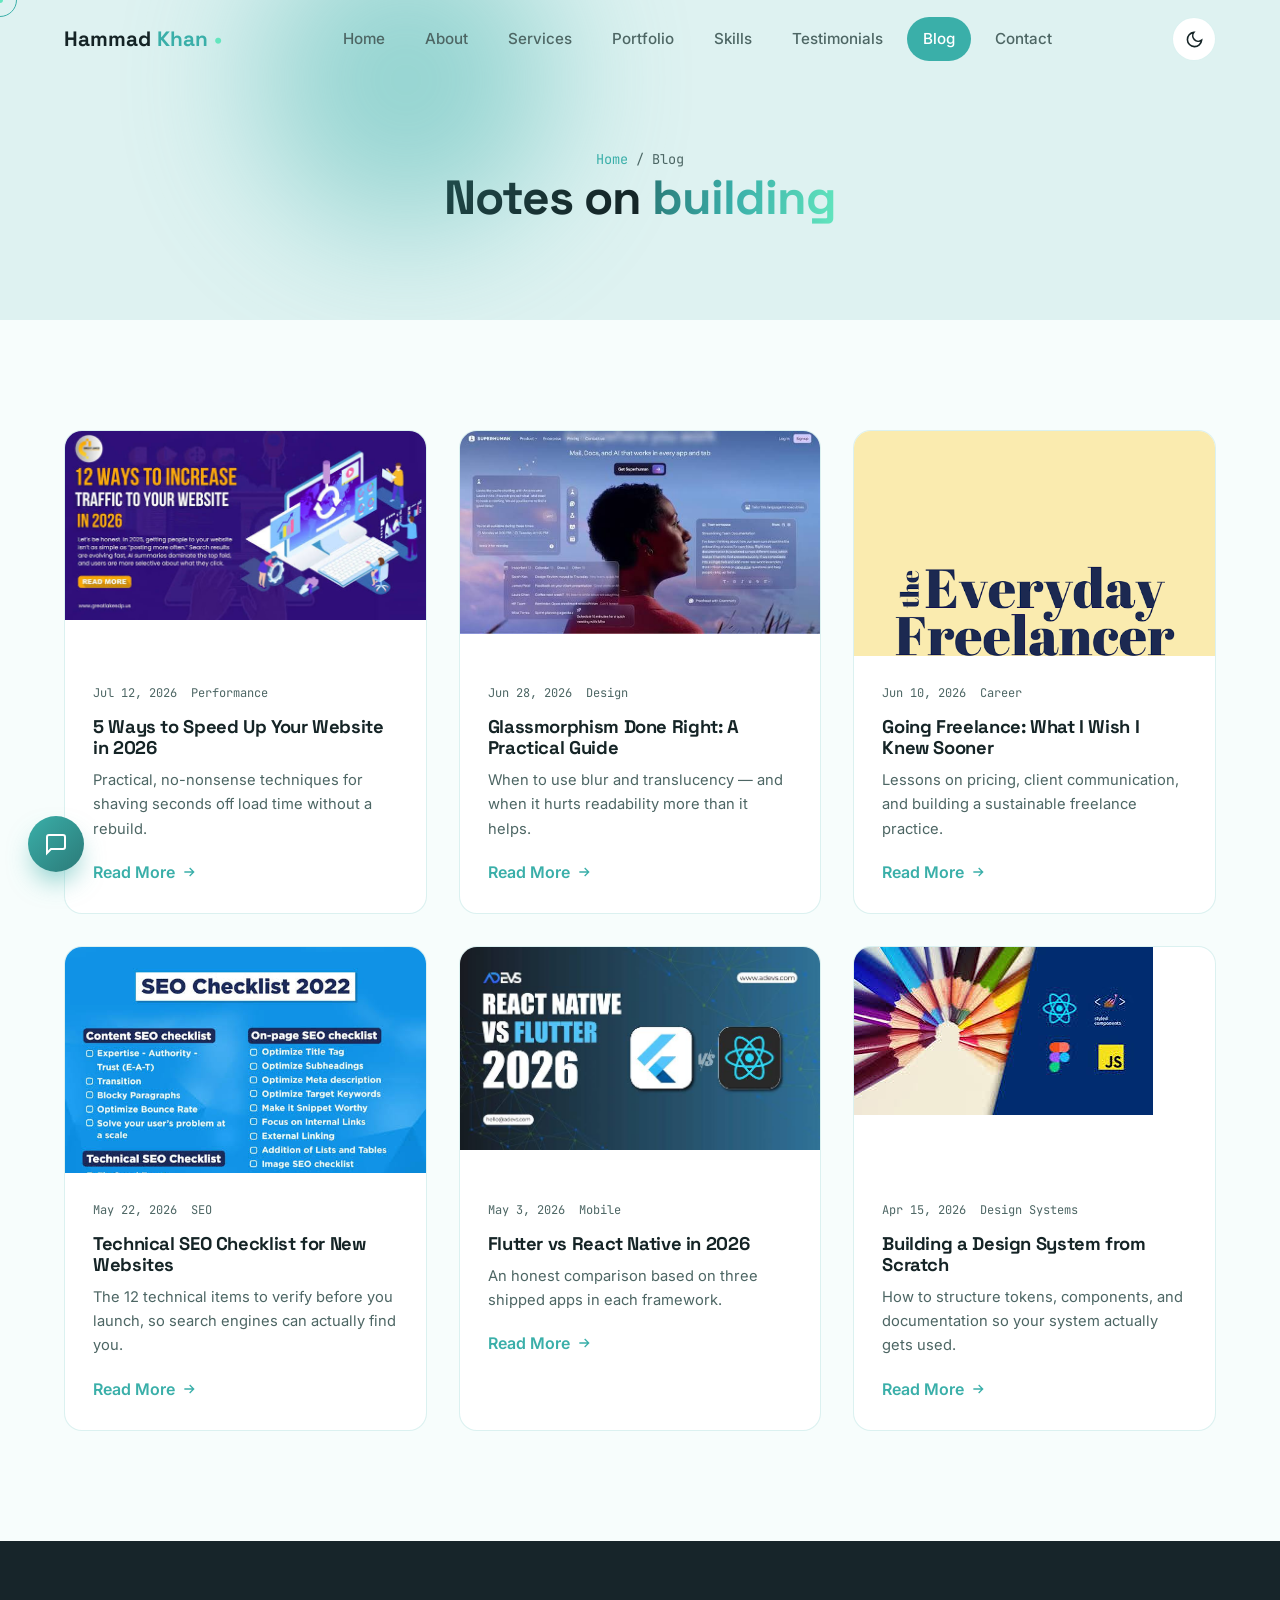
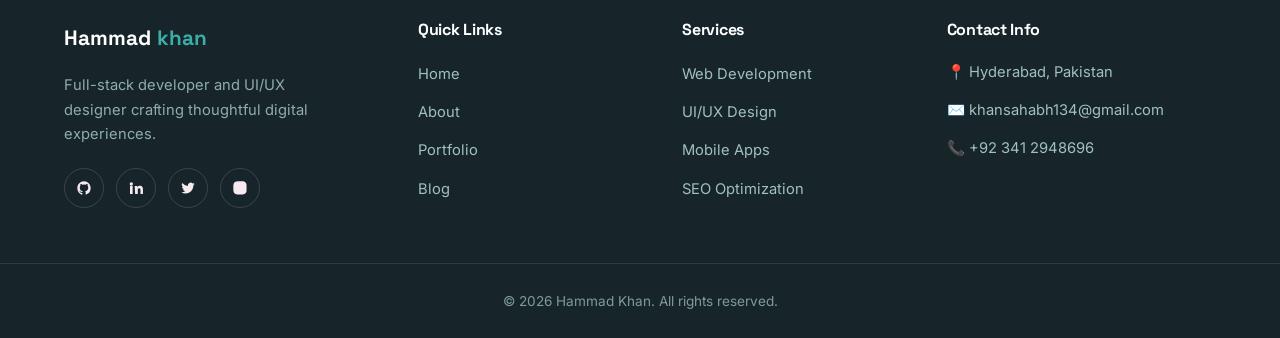
<file: blog.html>
<!DOCTYPE html>
<html lang="en">
<head>
  <meta charset="UTF-8">
  <meta name="viewport" content="width=device-width, initial-scale=1.0">
  <title>Blog — Hammad Khan | Notes on Web &amp; Design</title>
  <meta name="description" content="Articles and notes from Hammad Khan on web development, UI/UX design, performance, and building better digital products.">
  <meta name="keywords" content="web development blog, UI UX articles, frontend tips, developer blog">
  <meta name="author" content="Hammad Khan">
  <link rel="canonical" href="https://example.com/blog.html">
  <meta property="og:type" content="website">
  <meta property="og:title" content="Blog — Hammad Khan">
  <meta property="og:description" content="Notes on web development, design, and building better products.">
  <meta property="og:image" content="assets/images/og-cover.jpg">
  <link rel="icon" href="data:image/svg+xml,<svg xmlns=%22http://www.w3.org/2000/svg%22 viewBox=%220 0 100 100%22><rect width=%22100%22 height=%22100%22 rx=%2222%22 fill=%22%233AAFA9%22/><text x=%2250%25%22 y=%2258%25%22 font-size=%2255%22 fill=%22white%22 text-anchor=%22middle%22 font-family=%22Arial%22>A</text></svg>">
  <link rel="stylesheet" href="style.css">
</head>
<body>

  <div class="loader"><div class="loader-mark">&lt;HK /&gt; loading…</div><div class="loader-bar"></div></div>
  <div class="cursor-dot"></div>
  <div class="cursor-ring"></div>

  <header class="navbar" id="navbar">
    <div class="nav-inner">
      <a href="index.html" class="logo">Hammad<span>Khan</span><span class="dot">•</span></a>
      <nav class="nav-links" id="navLinks">
        <a href="index.html">Home</a>
        <a href="about.html">About</a>
        <a href="services.html">Services</a>
        <a href="portfolio.html">Portfolio</a>
        <a href="skills.html">Skills</a>
        <a href="testimonials.html">Testimonials</a>
        <a href="blog.html">Blog</a>
        <a href="contact.html">Contact</a>
      </nav>
      <div class="nav-actions">
        <button class="theme-toggle" aria-label="Toggle dark and light mode">
          <svg class="icon-moon" viewBox="0 0 24 24" fill="none" stroke="currentColor" stroke-width="2"><path d="M21 12.8A9 9 0 1 1 11.2 3 7 7 0 0 0 21 12.8Z"/></svg>
          <svg class="icon-sun" viewBox="0 0 24 24" fill="none" stroke="currentColor" stroke-width="2"><circle cx="12" cy="12" r="4"/><path d="M12 2v2M12 20v2M4.9 4.9l1.4 1.4M17.7 17.7l1.4 1.4M2 12h2M20 12h2M4.9 19.1l1.4-1.4M17.7 6.3l1.4-1.4"/></svg>
        </button>
        <button class="menu-toggle" id="menuToggle" aria-label="Toggle menu"><span></span><span></span><span></span></button>
      </div>
    </div>
  </header>

  <section class="page-header bg-tint">
    <div class="mesh-blob" style="width:300px;height:300px;background:var(--primary);top:-70px;left:20%;"></div>
    <div class="container">
      <p class="breadcrumb"><a href="index.html">Home</a> / Blog</p>
      <h1>Notes on <span class="text-gradient">building</span></h1>
    </div>
  </section>

  <section class="section">
    <div class="container">
      <div class="grid grid-3">

        <article class="card blog-card reveal">
          <div class="blog-thumb">
            <img src="blog1.jpg" alt=""></div>
          <div class="blog-body">
            <div class="blog-meta"><span>Jul 12, 2026</span><span>Performance</span></div>
            <h3>5 Ways to Speed Up Your Website in 2026</h3>
            <p>Practical, no-nonsense techniques for shaving seconds off load time without a rebuild.</p>
            <a href="#" class="btn-ghost">Read More <svg viewBox="0 0 24 24" fill="none" stroke="currentColor" stroke-width="2"><path d="M5 12h14M13 6l6 6-6 6"/></svg></a>
          </div>
        </article>

        <article class="card blog-card reveal reveal-delay-1">
          <div class="blog-thumb">
            <img src="blog2.jpg" alt="">
          </div>
          <div class="blog-body">
            <div class="blog-meta"><span>Jun 28, 2026</span><span>Design</span></div>
            <h3>Glassmorphism Done Right: A Practical Guide</h3>
            <p>When to use blur and translucency — and when it hurts readability more than it helps.</p>
            <a href="#" class="btn-ghost">Read More <svg viewBox="0 0 24 24" fill="none" stroke="currentColor" stroke-width="2"><path d="M5 12h14M13 6l6 6-6 6"/></svg></a>
          </div>
        </article>

        <article class="card blog-card reveal reveal-delay-2">
          <div class="blog-thumb">
            <img src="blog3.png" alt="">
          </div>
          <div class="blog-body">
            <div class="blog-meta"><span>Jun 10, 2026</span><span>Career</span></div>
            <h3>Going Freelance: What I Wish I Knew Sooner</h3>
            <p>Lessons on pricing, client communication, and building a sustainable freelance practice.</p>
            <a href="#" class="btn-ghost">Read More <svg viewBox="0 0 24 24" fill="none" stroke="currentColor" stroke-width="2"><path d="M5 12h14M13 6l6 6-6 6"/></svg></a>
          </div>
        </article>

        <article class="card blog-card reveal">
          <div class="blog-thumb">
            <img src="blog4.jpg" alt="">
          </div>
          <div class="blog-body">
            <div class="blog-meta"><span>May 22, 2026</span><span>SEO</span></div>
            <h3>Technical SEO Checklist for New Websites</h3>
            <p>The 12 technical items to verify before you launch, so search engines can actually find you.</p>
            <a href="#" class="btn-ghost">Read More <svg viewBox="0 0 24 24" fill="none" stroke="currentColor" stroke-width="2"><path d="M5 12h14M13 6l6 6-6 6"/></svg></a>
          </div>
        </article>

        <article class="card blog-card reveal reveal-delay-1">
          <div class="blog-thumb">
            <img src="blog5.jpg" alt="">
          </div>
          <div class="blog-body">
            <div class="blog-meta"><span>May 3, 2026</span><span>Mobile</span></div>
            <h3>Flutter vs React Native in 2026</h3>
            <p>An honest comparison based on three shipped apps in each framework.</p>
            <a href="#" class="btn-ghost">Read More <svg viewBox="0 0 24 24" fill="none" stroke="currentColor" stroke-width="2"><path d="M5 12h14M13 6l6 6-6 6"/></svg></a>
          </div>
        </article>

        <article class="card blog-card reveal reveal-delay-2">
          <div class="blog-thumb">
            <img src="blog6.jpg" alt="">
          </div>
          <div class="blog-body">
            <div class="blog-meta"><span>Apr 15, 2026</span><span>Design Systems</span></div>
            <h3>Building a Design System from Scratch</h3>
            <p>How to structure tokens, components, and documentation so your system actually gets used.</p>
            <a href="#" class="btn-ghost">Read More <svg viewBox="0 0 24 24" fill="none" stroke="currentColor" stroke-width="2"><path d="M5 12h14M13 6l6 6-6 6"/></svg></a>
          </div>
        </article>

      </div>
    </div>
  </section>

  <footer class="site-footer">
    <div class="container footer-grid">
      <div class="footer-brand"> 
        <a href="index.html" class="logo" style="color:var(--white);">Hammad<span>khan</span></a>
        <p>Full-stack developer and UI/UX designer crafting thoughtful digital experiences.</p>
        <div class="footer-social">
          <a href="https://github.com" aria-label="GitHub"><svg viewBox="0 0 24 24" fill="currentColor"><path d="M12 2C6.48 2 2 6.58 2 12.25c0 4.53 2.87 8.37 6.84 9.73.5.1.68-.22.68-.5v-1.94c-2.78.62-3.37-1.36-3.37-1.36-.46-1.18-1.11-1.5-1.11-1.5-.91-.64.07-.63.07-.63 1 .07 1.53 1.05 1.53 1.05.9 1.57 2.34 1.12 2.91.86.09-.66.35-1.12.64-1.38-2.22-.26-4.56-1.14-4.56-5.05 0-1.12.39-2.03 1.03-2.75-.1-.26-.45-1.31.1-2.72 0 0 .84-.28 2.75 1.05a9.3 9.3 0 0 1 5 0c1.9-1.33 2.75-1.05 2.75-1.05.55 1.41.2 2.46.1 2.72.64.72 1.03 1.63 1.03 2.75 0 3.92-2.34 4.78-4.57 5.04.36.32.68.94.68 1.9v2.82c0 .28.18.6.69.5A10.26 10.26 0 0 0 22 12.25C22 6.58 17.52 2 12 2Z"/></svg></a>
          <a href="https://linkedin.com" aria-label="LinkedIn"><svg viewBox="0 0 24 24" fill="currentColor"><path d="M4.98 3.5a2.5 2.5 0 1 1 0 5 2.5 2.5 0 0 1 0-5ZM3 9h4v12H3zm7 0h3.8v1.7h.1c.53-1 1.83-2.05 3.77-2.05 4.03 0 4.77 2.65 4.77 6.1V21H18.7v-5.6c0-1.34-.02-3.06-1.87-3.06-1.87 0-2.16 1.46-2.16 2.96V21H10.7z"/></svg></a>
          <a href="https://twitter.com" aria-label="Twitter"><svg viewBox="0 0 24 24" fill="currentColor"><path d="M22 5.9c-.7.3-1.5.6-2.3.7.8-.5 1.5-1.3 1.8-2.3-.8.5-1.7.8-2.6 1a4.1 4.1 0 0 0-7 3.7A11.6 11.6 0 0 1 3.4 4.6a4.1 4.1 0 0 0 1.3 5.5c-.6 0-1.3-.2-1.8-.5v.1c0 2 1.4 3.6 3.3 4a4.2 4.2 0 0 1-1.9.1 4.1 4.1 0 0 0 3.8 2.8A8.3 8.3 0 0 1 2 18.4a11.6 11.6 0 0 0 6.3 1.9c7.5 0 11.7-6.3 11.7-11.7v-.5c.8-.6 1.5-1.3 2-2.2Z"/></svg></a>
          <a href="https://instagram.com" aria-label="Instagram"><svg viewBox="0 0 24 24" fill="currentColor"><path d="M12 2c2.7 0 3.1 0 4.1.06 1.1.05 1.8.21 2.4.46.7.27 1.2.62 1.7 1.13.5.5.86 1 1.13 1.7.25.6.41 1.3.46 2.4.05 1 .06 1.4.06 4.1s0 3.1-.06 4.1c-.05 1.1-.21 1.8-.46 2.4-.27.7-.62 1.2-1.13 1.7-.5.5-1 .86-1.7 1.13-.6.25-1.3.41-2.4.46-1 .05-1.4.06-4.1.06s-3.1 0-4.1-.06c-1.1-.05-1.8-.21-2.4-.46a4.6 4.6 0 0 1-1.7-1.13 4.6 4.6 0 0 1-1.13-1.7c-.25-.6-.41-1.3-.46-2.4C2 15.1 2 14.7 2 12s0-3.1.06-4.1c.05-1.1.21-1.8.46-2.4.27-.7.62-1.2 1.13-1.7.5-.5 1-.86 1.7-1.13.6-.25 1.3-.41 2.4-.46C8.9 2 9.3 2 12 2Zm0 5a5 5 0 1 1 0 10 5 5 0 0 1 0-10Zm0 2a3 3 0 1 0 0 6 3 3 0 0 0 0-6Zm5.2-2.9a1.2 1.2 0 1 1 0 2.4 1.2 1.2 0 0 1 0-2.4Z"/></svg></a>
        </div>
      </div>
      <div>
        <h4>Quick Links</h4>
        <ul class="footer-links"><li><a href="index.html">Home</a></li><li><a href="about.html">About</a></li><li><a href="portfolio.html">Portfolio</a></li><li><a href="blog.html">Blog</a></li></ul>
      </div>
      <div>
        <h4>Services</h4>
        <ul class="footer-links"><li><a href="services.html">Web Development</a></li><li><a href="services.html">UI/UX Design</a></li><li><a href="services.html">Mobile Apps</a></li><li><a href="services.html">SEO Optimization</a></li></ul>
      </div>
      <div>
        <h4>Contact Info</h4>
        <ul class="footer-contact"><li>📍 Hyderabad, Pakistan</li><li>✉️ khansahabh134@gmail.com</li><li>📞 +92 341 2948696</li></ul>
      </div>
    </div>
    <div class="footer-bottom">© 2026 Hammad Khan. All rights reserved.</div>
  </footer>

  <a href="contact.html" class="float-contact-btn" aria-label="Contact me"><svg viewBox="0 0 24 24" fill="none" stroke="currentColor" stroke-width="2"><path d="M21 15a2 2 0 0 1-2 2H7l-4 4V5a2 2 0 0 1 2-2h14a2 2 0 0 1 2 2z"/></svg></a>
  <button class="scroll-top-btn" aria-label="Scroll to top"><svg viewBox="0 0 24 24" fill="none" stroke="currentColor" stroke-width="2.2"><path d="M12 19V5M5 12l7-7 7 7"/></svg></button>

  <script src="script.js"></script>
</body>
</html>
</file>
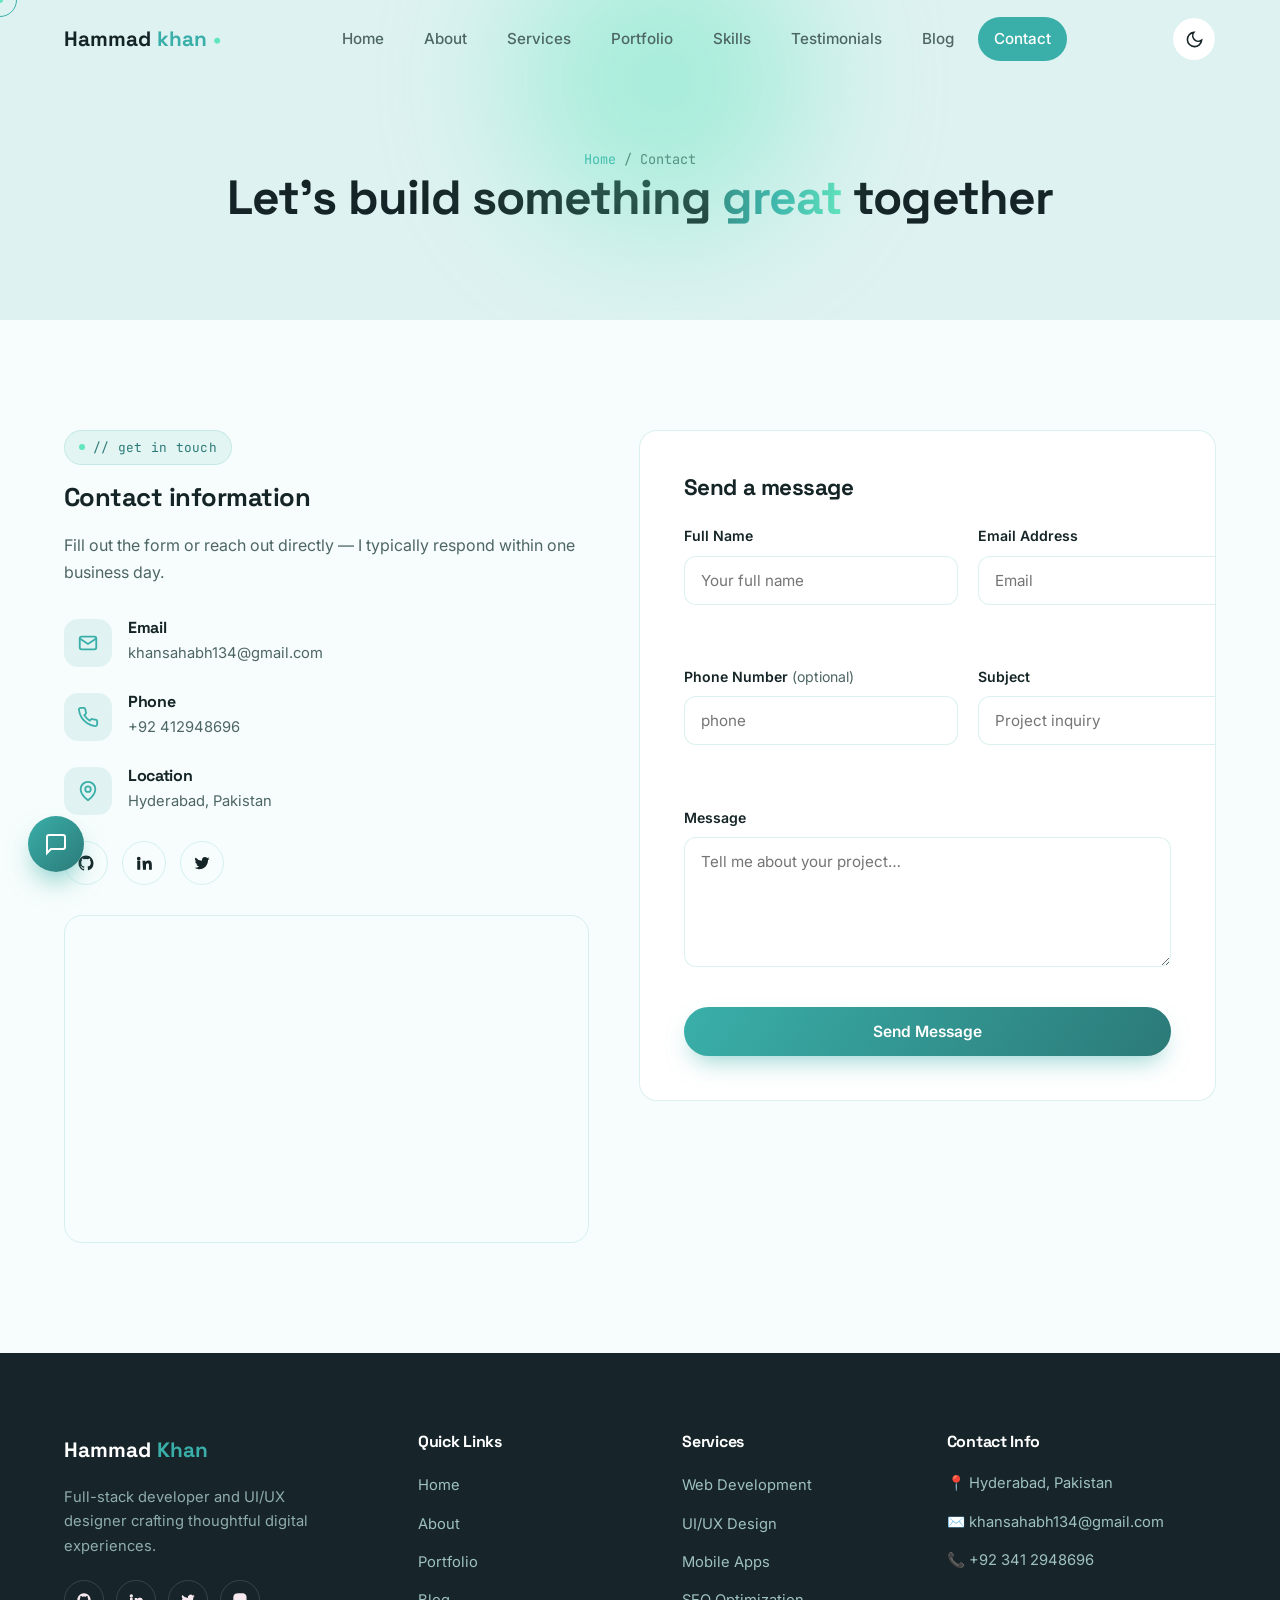
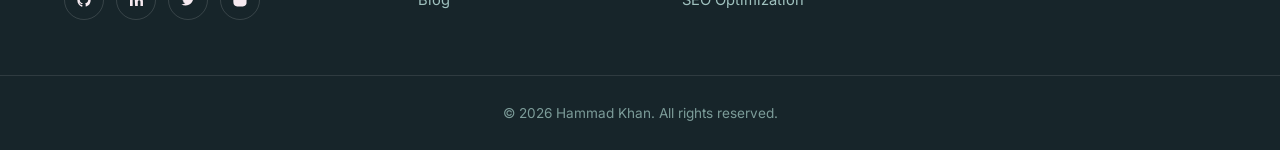
<file: contact.html>
<!DOCTYPE html>
<html lang="en">
<head>
  <meta charset="UTF-8">
  <meta name="viewport" content="width=device-width, initial-scale=1.0">
  <title>Contact — Hammad Khan | Let's Work Together</title>
  <meta name="description" content="Get in touch with Hammad  for web development, mobile app, and UI/UX design projects. Based in Karachi, Pakistan, available worldwide.">
  <meta name="keywords" content="contact developer, hire developer, hire UI UX designer, get in touch">
  <meta name="author" content="Hammad Khan">
  <link rel="canonical" href="https://example.com/contact.html">
  <meta property="og:type" content="website">
  <meta property="og:title" content="Contact — Hammad Khan">
  <meta property="og:description" content="Let's build something great together.">
  <meta property="og:image" content="assets/images/og-cover.jpg">
  <link rel="icon" href="data:image/svg+xml,<svg xmlns=%22http://www.w3.org/2000/svg%22 viewBox=%220 0 100 100%22><rect width=%22100%22 height=%22100%22 rx=%2222%22 fill=%22%233AAFA9%22/><text x=%2250%25%22 y=%2258%25%22 font-size=%2255%22 fill=%22white%22 text-anchor=%22middle%22 font-family=%22Arial%22>A</text></svg>">
  <link rel="stylesheet" href="style.css">
</head>
<body>

  <div class="loader"><div class="loader-mark">&lt;HK /&gt; loading…</div><div class="loader-bar"></div></div>
  <div class="cursor-dot"></div>
  <div class="cursor-ring"></div>

  <header class="navbar" id="navbar">
    <div class="nav-inner">
      <a href="index.html" class="logo">Hammad<span>khan</span><span class="dot">•</span></a>
      <nav class="nav-links" id="navLinks">
        <a href="index.html">Home</a>
        <a href="about.html">About</a>
        <a href="services.html">Services</a>
        <a href="portfolio.html">Portfolio</a>
        <a href="skills.html">Skills</a>
        <a href="testimonials.html">Testimonials</a>
        <a href="blog.html">Blog</a>
        <a href="contact.html">Contact</a>
      </nav>
      <div class="nav-actions">
        <button class="theme-toggle" aria-label="Toggle dark and light mode">
          <svg class="icon-moon" viewBox="0 0 24 24" fill="none" stroke="currentColor" stroke-width="2"><path d="M21 12.8A9 9 0 1 1 11.2 3 7 7 0 0 0 21 12.8Z"/></svg>
          <svg class="icon-sun" viewBox="0 0 24 24" fill="none" stroke="currentColor" stroke-width="2"><circle cx="12" cy="12" r="4"/><path d="M12 2v2M12 20v2M4.9 4.9l1.4 1.4M17.7 17.7l1.4 1.4M2 12h2M20 12h2M4.9 19.1l1.4-1.4M17.7 6.3l1.4-1.4"/></svg>
        </button>
        <button class="menu-toggle" id="menuToggle" aria-label="Toggle menu"><span></span><span></span><span></span></button>
      </div>
    </div>
  </header>

  <section class="page-header bg-tint">
    <div class="mesh-blob" style="width:300px;height:300px;background:var(--accent);top:-70px;left:40%;"></div>
    <div class="container">
      <p class="breadcrumb"><a href="index.html">Home</a> / Contact</p>
      <h1>Let's build something <span class="text-gradient">great</span> together</h1>
    </div>
  </section>

  <section class="section">
    <div class="container contact-grid">

      <div class="reveal">
        <p class="eyebrow">// get in touch</p>
        <h2 style="font-size:1.6rem; margin-bottom:20px;">Contact information</h2>
        <p style="color:var(--text-muted); margin-bottom:34px;">Fill out the form or reach out directly — I typically respond within one business day.</p>

        <div class="contact-info-item">
          <div class="ic"><svg viewBox="0 0 24 24" fill="none" stroke="currentColor" stroke-width="2"><rect x="3" y="5" width="18" height="14" rx="2"/><path d="m3 7 9 6 9-6"/></svg></div>
          <div><h4>Email</h4><p>khansahabh134@gmail.com</p></div>
        </div>
        <div class="contact-info-item">
          <div class="ic"><svg viewBox="0 0 24 24" fill="none" stroke="currentColor" stroke-width="2"><path d="M22 16.9v3a2 2 0 0 1-2.2 2 19.8 19.8 0 0 1-8.6-3.1 19.5 19.5 0 0 1-6-6 19.8 19.8 0 0 1-3.1-8.7A2 2 0 0 1 4.1 2h3a2 2 0 0 1 2 1.7c.1 1 .4 2 .7 2.9a2 2 0 0 1-.4 2.1L8 10a16 16 0 0 0 6 6l1.3-1.4a2 2 0 0 1 2.1-.4c.9.3 1.9.6 2.9.7a2 2 0 0 1 1.7 2Z"/></svg></div>
          <div><h4>Phone</h4><p>+92 412948696</p></div>
        </div>
        <div class="contact-info-item">
          <div class="ic"><svg viewBox="0 0 24 24" fill="none" stroke="currentColor" stroke-width="2"><path d="M20 10c0 6-8 12-8 12s-8-6-8-12a8 8 0 0 1 16 0Z"/><circle cx="12" cy="10" r="3"/></svg></div>
          <div><h4>Location</h4><p>Hyderabad, Pakistan</p></div>
        </div>

        <div class="social-row" style="margin-top:10px;">
          <a href="https://github.com" target="_blank" rel="noopener" aria-label="GitHub"><svg viewBox="0 0 24 24" fill="currentColor"><path d="M12 2C6.48 2 2 6.58 2 12.25c0 4.53 2.87 8.37 6.84 9.73.5.1.68-.22.68-.5v-1.94c-2.78.62-3.37-1.36-3.37-1.36-.46-1.18-1.11-1.5-1.11-1.5-.91-.64.07-.63.07-.63 1 .07 1.53 1.05 1.53 1.05.9 1.57 2.34 1.12 2.91.86.09-.66.35-1.12.64-1.38-2.22-.26-4.56-1.14-4.56-5.05 0-1.12.39-2.03 1.03-2.75-.1-.26-.45-1.31.1-2.72 0 0 .84-.28 2.75 1.05a9.3 9.3 0 0 1 5 0c1.9-1.33 2.75-1.05 2.75-1.05.55 1.41.2 2.46.1 2.72.64.72 1.03 1.63 1.03 2.75 0 3.92-2.34 4.78-4.57 5.04.36.32.68.94.68 1.9v2.82c0 .28.18.6.69.5A10.26 10.26 0 0 0 22 12.25C22 6.58 17.52 2 12 2Z"/></svg></a>
          <a href="https://linkedin.com" target="_blank" rel="noopener" aria-label="LinkedIn"><svg viewBox="0 0 24 24" fill="currentColor"><path d="M4.98 3.5a2.5 2.5 0 1 1 0 5 2.5 2.5 0 0 1 0-5ZM3 9h4v12H3zm7 0h3.8v1.7h.1c.53-1 1.83-2.05 3.77-2.05 4.03 0 4.77 2.65 4.77 6.1V21H18.7v-5.6c0-1.34-.02-3.06-1.87-3.06-1.87 0-2.16 1.46-2.16 2.96V21H10.7z"/></svg></a>
          <a href="https://twitter.com" target="_blank" rel="noopener" aria-label="Twitter"><svg viewBox="0 0 24 24" fill="currentColor"><path d="M22 5.9c-.7.3-1.5.6-2.3.7.8-.5 1.5-1.3 1.8-2.3-.8.5-1.7.8-2.6 1a4.1 4.1 0 0 0-7 3.7A11.6 11.6 0 0 1 3.4 4.6a4.1 4.1 0 0 0 1.3 5.5c-.6 0-1.3-.2-1.8-.5v.1c0 2 1.4 3.6 3.3 4a4.2 4.2 0 0 1-1.9.1 4.1 4.1 0 0 0 3.8 2.8A8.3 8.3 0 0 1 2 18.4a11.6 11.6 0 0 0 6.3 1.9c7.5 0 11.7-6.3 11.7-11.7v-.5c.8-.6 1.5-1.3 2-2.2Z"/></svg></a>
        </div>

        <div class="map-placeholder reveal">
          <iframe
       src="https://www.google.com/maps?q=Hyderabad,Sindh,Pakistan&z=14&output=embed"
      
        style="border:0;"
        allowfullscreen=""
        loading="lazy">
    </iframe>
           
        </div>
      </div>

      <div class="card reveal reveal-delay-1" style="padding:44px;">
        <h2 style="font-size:1.4rem; margin-bottom:24px;">Send a message</h2>
        <form id="contactForm" novalidate>
          <div class="form-row">
            <div class="field">
              <label for="name">Full Name</label>
              <input type="text" id="name" name="name" placeholder="Your full name" required>
              <span class="error-msg"></span>
            </div>
            <div class="field">
              <label for="email">Email Address</label>
              <input type="email" id="email" name="email" placeholder="Email" required>
              <span class="error-msg"></span>
            </div>
          </div>
          <div class="form-row">
            <div class="field">
              <label for="phone">Phone Number <span style="font-weight:400;color:var(--text-muted);">(optional)</span></label>
              <input type="tel" id="phone" name="phone" placeholder="phone">
              <span class="error-msg"></span>
            </div>
            <div class="field">
              <label for="subject">Subject</label>
              <input type="text" id="subject" name="subject" placeholder="Project inquiry" required>
              <span class="error-msg"></span>
            </div>
          </div>
          <div class="field">
            <label for="message">Message</label>
            <textarea id="message" name="message" placeholder="Tell me about your project…" required></textarea>
            <span class="error-msg"></span>
          </div>
          <button type="submit" class="btn btn-primary btn-block">Send Message</button>
          <div class="form-status"></div>
        </form>
      </div>

    </div>
  </section>

  <footer class="site-footer">
    <div class="container footer-grid">
      <div class="footer-brand">
        <a href="index.html" class="logo" style="color:var(--white);">Hammad<span>Khan</span></a>
        <p>Full-stack developer and UI/UX designer crafting thoughtful digital experiences.</p>
        <div class="footer-social">
          <a href="https://github.com" aria-label="GitHub"><svg viewBox="0 0 24 24" fill="currentColor"><path d="M12 2C6.48 2 2 6.58 2 12.25c0 4.53 2.87 8.37 6.84 9.73.5.1.68-.22.68-.5v-1.94c-2.78.62-3.37-1.36-3.37-1.36-.46-1.18-1.11-1.5-1.11-1.5-.91-.64.07-.63.07-.63 1 .07 1.53 1.05 1.53 1.05.9 1.57 2.34 1.12 2.91.86.09-.66.35-1.12.64-1.38-2.22-.26-4.56-1.14-4.56-5.05 0-1.12.39-2.03 1.03-2.75-.1-.26-.45-1.31.1-2.72 0 0 .84-.28 2.75 1.05a9.3 9.3 0 0 1 5 0c1.9-1.33 2.75-1.05 2.75-1.05.55 1.41.2 2.46.1 2.72.64.72 1.03 1.63 1.03 2.75 0 3.92-2.34 4.78-4.57 5.04.36.32.68.94.68 1.9v2.82c0 .28.18.6.69.5A10.26 10.26 0 0 0 22 12.25C22 6.58 17.52 2 12 2Z"/></svg></a>
          <a href="https://linkedin.com" aria-label="LinkedIn"><svg viewBox="0 0 24 24" fill="currentColor"><path d="M4.98 3.5a2.5 2.5 0 1 1 0 5 2.5 2.5 0 0 1 0-5ZM3 9h4v12H3zm7 0h3.8v1.7h.1c.53-1 1.83-2.05 3.77-2.05 4.03 0 4.77 2.65 4.77 6.1V21H18.7v-5.6c0-1.34-.02-3.06-1.87-3.06-1.87 0-2.16 1.46-2.16 2.96V21H10.7z"/></svg></a>
          <a href="https://twitter.com" aria-label="Twitter"><svg viewBox="0 0 24 24" fill="currentColor"><path d="M22 5.9c-.7.3-1.5.6-2.3.7.8-.5 1.5-1.3 1.8-2.3-.8.5-1.7.8-2.6 1a4.1 4.1 0 0 0-7 3.7A11.6 11.6 0 0 1 3.4 4.6a4.1 4.1 0 0 0 1.3 5.5c-.6 0-1.3-.2-1.8-.5v.1c0 2 1.4 3.6 3.3 4a4.2 4.2 0 0 1-1.9.1 4.1 4.1 0 0 0 3.8 2.8A8.3 8.3 0 0 1 2 18.4a11.6 11.6 0 0 0 6.3 1.9c7.5 0 11.7-6.3 11.7-11.7v-.5c.8-.6 1.5-1.3 2-2.2Z"/></svg></a>
          <a href="https://instagram.com" aria-label="Instagram"><svg viewBox="0 0 24 24" fill="currentColor"><path d="M12 2c2.7 0 3.1 0 4.1.06 1.1.05 1.8.21 2.4.46.7.27 1.2.62 1.7 1.13.5.5.86 1 1.13 1.7.25.6.41 1.3.46 2.4.05 1 .06 1.4.06 4.1s0 3.1-.06 4.1c-.05 1.1-.21 1.8-.46 2.4-.27.7-.62 1.2-1.13 1.7-.5.5-1 .86-1.7 1.13-.6.25-1.3.41-2.4.46-1 .05-1.4.06-4.1.06s-3.1 0-4.1-.06c-1.1-.05-1.8-.21-2.4-.46a4.6 4.6 0 0 1-1.7-1.13 4.6 4.6 0 0 1-1.13-1.7c-.25-.6-.41-1.3-.46-2.4C2 15.1 2 14.7 2 12s0-3.1.06-4.1c.05-1.1.21-1.8.46-2.4.27-.7.62-1.2 1.13-1.7.5-.5 1-.86 1.7-1.13.6-.25 1.3-.41 2.4-.46C8.9 2 9.3 2 12 2Zm0 5a5 5 0 1 1 0 10 5 5 0 0 1 0-10Zm0 2a3 3 0 1 0 0 6 3 3 0 0 0 0-6Zm5.2-2.9a1.2 1.2 0 1 1 0 2.4 1.2 1.2 0 0 1 0-2.4Z"/></svg></a>
        </div>
      </div>
      <div>
        <h4>Quick Links</h4>
        <ul class="footer-links"><li><a href="index.html">Home</a></li><li><a href="about.html">About</a></li><li><a href="portfolio.html">Portfolio</a></li><li><a href="blog.html">Blog</a></li></ul>
      </div>
      <div>
        <h4>Services</h4>
        <ul class="footer-links"><li><a href="services.html">Web Development</a></li><li><a href="services.html">UI/UX Design</a></li><li><a href="services.html">Mobile Apps</a></li><li><a href="services.html">SEO Optimization</a></li></ul>
      </div>
      <div>
        <h4>Contact Info</h4>
        <ul class="footer-contact"><li>📍 Hyderabad, Pakistan</li><li>✉️ khansahabh134@gmail.com</li><li>📞 +92 341 2948696</li></ul>
      </div>
    </div>
    <div class="footer-bottom">© 2026 Hammad Khan. All rights reserved.</div>
  </footer>

  <a href="contact.html" class="float-contact-btn" aria-label="Contact me"><svg viewBox="0 0 24 24" fill="none" stroke="currentColor" stroke-width="2"><path d="M21 15a2 2 0 0 1-2 2H7l-4 4V5a2 2 0 0 1 2-2h14a2 2 0 0 1 2 2z"/></svg></a>
  <button class="scroll-top-btn" aria-label="Scroll to top"><svg viewBox="0 0 24 24" fill="none" stroke="currentColor" stroke-width="2.2"><path d="M12 19V5M5 12l7-7 7 7"/></svg></button>

  <script src="script.js"></script>
</body>
</html>
</file>
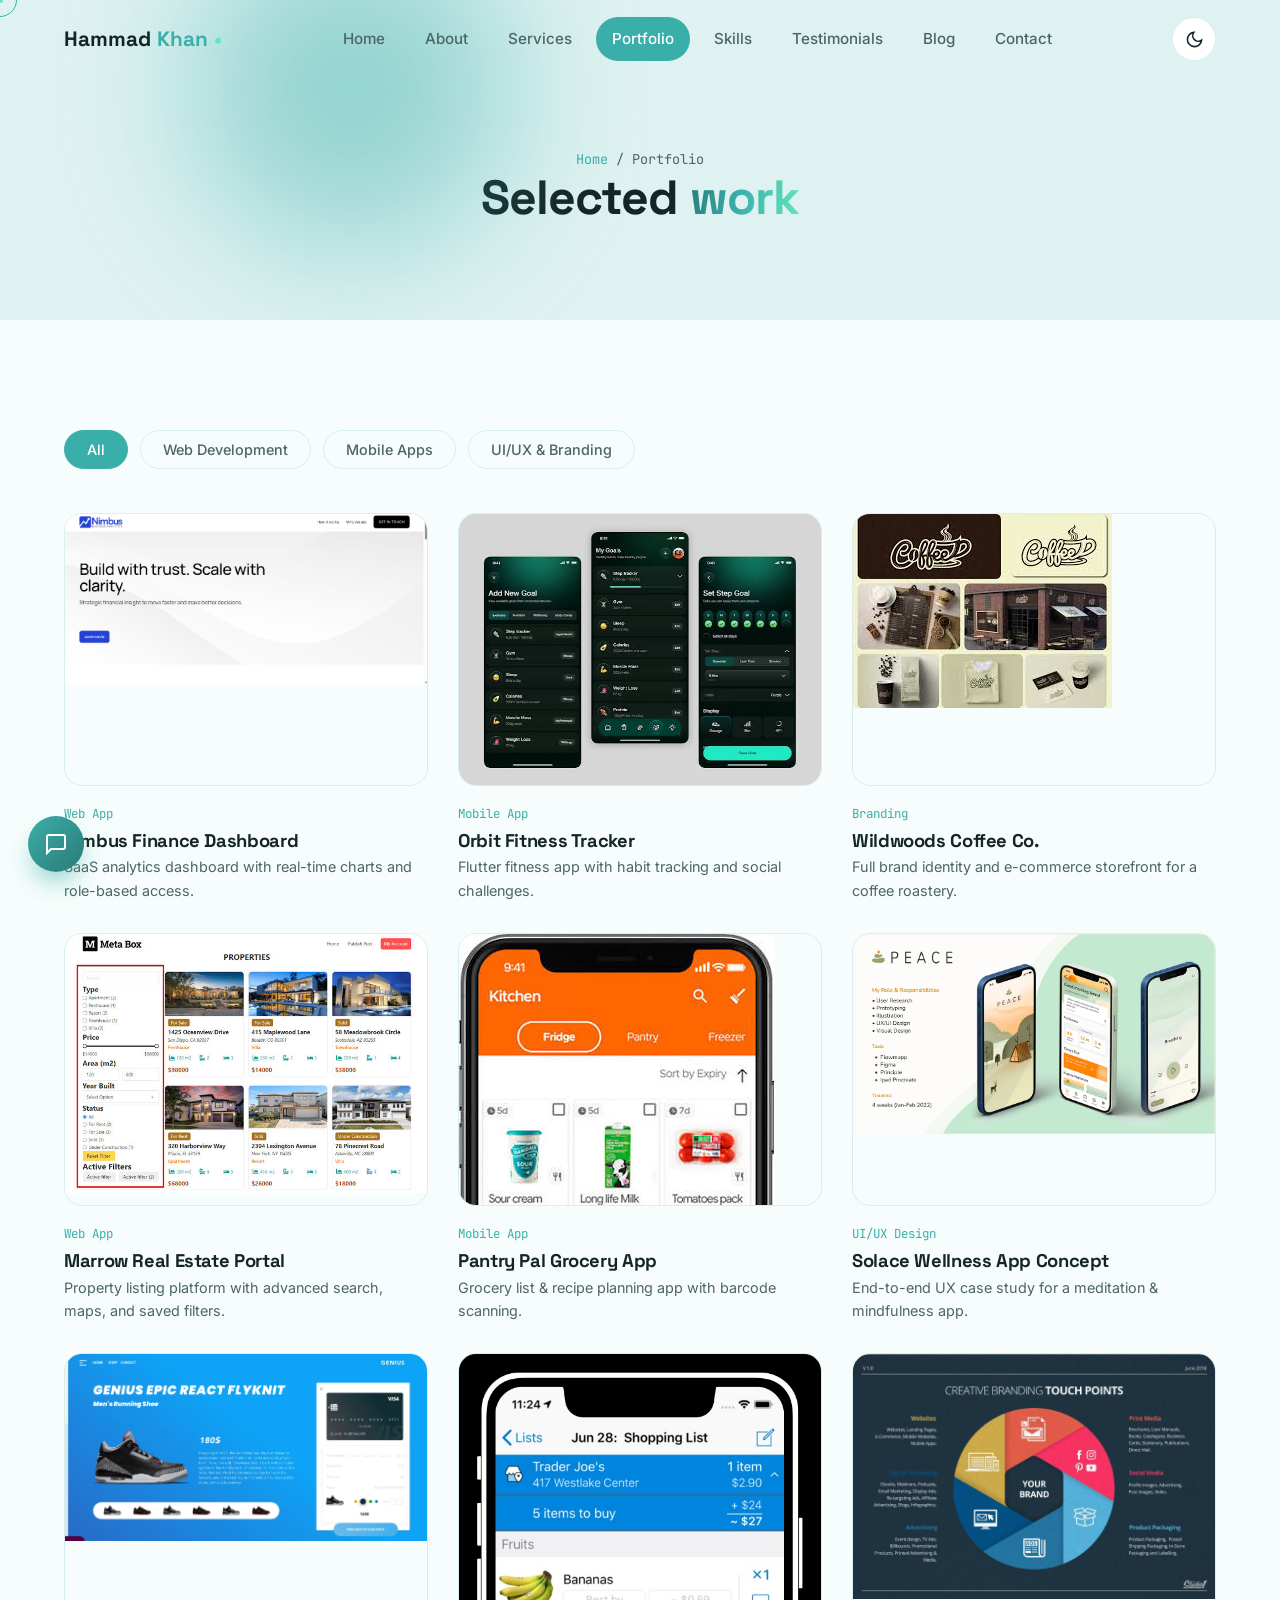
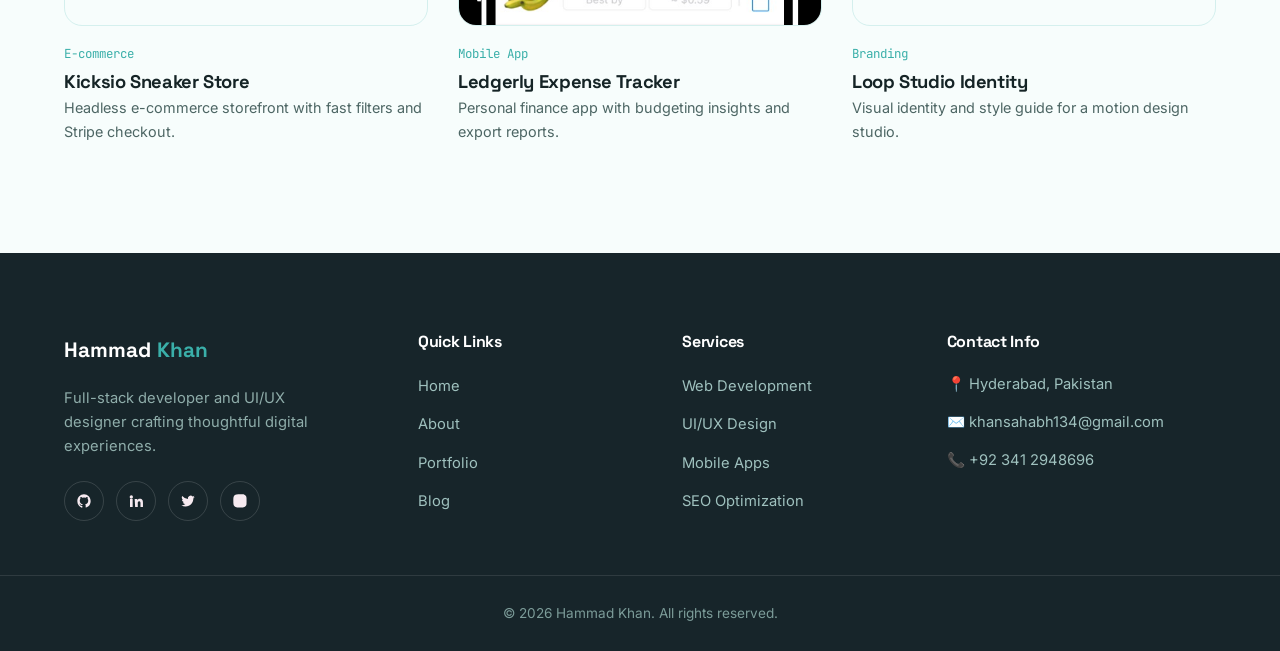
<file: portfolio.html>
<!DOCTYPE html>
<html lang="en">
<head>
  <meta charset="UTF-8">
  <meta name="viewport" content="width=device-width, initial-scale=1.0">
  <title>Portfolio — Hammd Khan | Selected Projects</title>
  <meta name="description" content="Browse a selection of web, mobile, and branding projects built by Hammad Khan, full-stack developer and UI/UX designer.">
  <meta name="keywords" content="portfolio, projects, web development portfolio, mobile app portfolio, design case studies">
  <meta name="author" content="Hammad Khan">
  <link rel="canonical" href="https://example.com/portfolio.html">
  <meta property="og:type" content="website">
  <meta property="og:title" content="Portfolio — Hammad Khan">
  <meta property="og:description" content="Selected web, mobile, and branding projects.">
  <meta property="og:image" content="assets/images/og-cover.jpg">
  <link rel="icon" href="data:image/svg+xml,<svg xmlns=%22http://www.w3.org/2000/svg%22 viewBox=%220 0 100 100%22><rect width=%22100%22 height=%22100%22 rx=%2222%22 fill=%22%233AAFA9%22/><text x=%2250%25%22 y=%2258%25%22 font-size=%2255%22 fill=%22white%22 text-anchor=%22middle%22 font-family=%22Arial%22>A</text></svg>">
  <link rel="stylesheet" href="style.css">
</head>
<body>

  <div class="loader"><div class="loader-mark">&lt;HK /&gt; loading…</div><div class="loader-bar"></div></div>
  <div class="cursor-dot"></div>
  <div class="cursor-ring"></div>

  <header class="navbar" id="navbar">
    <div class="nav-inner">
      <a href="index.html" class="logo">Hammad<span>Khan</span><span class="dot">•</span></a>
      <nav class="nav-links" id="navLinks">
        <a href="index.html">Home</a>
        <a href="about.html">About</a>
        <a href="services.html">Services</a>
        <a href="portfolio.html">Portfolio</a>
        <a href="skills.html">Skills</a>
        <a href="testimonials.html">Testimonials</a>
        <a href="blog.html">Blog</a>
        <a href="contact.html">Contact</a>
      </nav>
      <div class="nav-actions">
        <button class="theme-toggle" aria-label="Toggle dark and light mode">
          <svg class="icon-moon" viewBox="0 0 24 24" fill="none" stroke="currentColor" stroke-width="2"><path d="M21 12.8A9 9 0 1 1 11.2 3 7 7 0 0 0 21 12.8Z"/></svg>
          <svg class="icon-sun" viewBox="0 0 24 24" fill="none" stroke="currentColor" stroke-width="2"><circle cx="12" cy="12" r="4"/><path d="M12 2v2M12 20v2M4.9 4.9l1.4 1.4M17.7 17.7l1.4 1.4M2 12h2M20 12h2M4.9 19.1l1.4-1.4M17.7 6.3l1.4-1.4"/></svg>
        </button>
        <button class="menu-toggle" id="menuToggle" aria-label="Toggle menu"><span></span><span></span><span></span></button>
      </div>
    </div>
  </header>

  <section class="page-header bg-tint">
    <div class="mesh-blob" style="width:320px;height:320px;background:var(--primary);top:-70px;left:15%;"></div>
    <div class="container">
      <p class="breadcrumb"><a href="index.html">Home</a> / Portfolio</p>
      <h1>Selected <span class="text-gradient">work</span></h1>
    </div>
  </section>

  <section class="section">
    <div class="container">

      <div class="filter-bar reveal">
        <button class="filter-btn active" data-filter="all">All</button>
        <button class="filter-btn" data-filter="web">Web Development</button>
        <button class="filter-btn" data-filter="mobile">Mobile Apps</button>
        <button class="filter-btn" data-filter="design">UI/UX &amp; Branding</button>
      </div>

      <div class="portfolio-grid">

        <div class="portfolio-item reveal" data-category="web">
          <div class="pf-thumb">
           <img src="selectwork_img .png" alt="">
            <div class="pf-overlay">
              <a href="https://nimbusbusinessanalytics.com/" class="btn btn-primary btn-sm" target="_blank" rel="noopener">Live Demo</a>
              
            </div>
          </div>
          <span class="pf-tag">Web App</span>
          <h3>Nimbus Finance Dashboard</h3>
          <p>SaaS analytics dashboard with real-time charts and role-based access.</p>
        </div>

        <div class="portfolio-item reveal reveal-delay-1" data-category="mobile">
          <div class="pf-thumb">
            <img src="fitness_img.jpg" alt="">
            <div class="pf-overlay">
              <a href="https://play.google.com/store/apps/details?id=com.meghraj.orbit&hl=en&pli=1" class="btn btn-primary btn-sm" target="_blank" rel="noopener">Live Demo</a>
              
            </div>
          </div>
          <span class="pf-tag">Mobile App</span>
          <h3>Orbit Fitness Tracker</h3>
          <p>Flutter fitness app with habit tracking and social challenges.</p>
        </div>

        <div class="portfolio-item reveal reveal-delay-2" data-category="design">
          <div class="pf-thumb">
            <img src="coffee brand_img.jpg" alt="">
            <div class="pf-overlay">
              <a href="#" class="btn btn-primary btn-sm" target="_blank" rel="noopener">Live Demo</a>
              
            </div>
          </div>
          <span class="pf-tag">Branding</span>
          <h3>Wildwoods Coffee Co.</h3>
          <p>Full brand identity and e-commerce storefront for a coffee roastery.</p>
        </div>

        <div class="portfolio-item reveal" data-category="web">
          <div class="pf-thumb">
           <img src="web_img.jpg" alt="">
            <div class="pf-overlay">
              <a href="https://metabox.io/create-filters-real-estate-page-meta-box-bricks/" class="btn btn-primary btn-sm" target="_blank" rel="noopener">Live Demo</a>
              
            </div>
          </div>
          <span class="pf-tag">Web App</span>
          <h3>Marrow Real Estate Portal</h3>
          <p>Property listing platform with advanced search, maps, and saved filters.</p>
        </div>

        <div class="portfolio-item reveal reveal-delay-1" data-category="mobile">
          <div class="pf-thumb">
            <img src="moblie app_img.jpg" alt="">
            <div class="pf-overlay">
              <a href="https://kitchenpalapp.com/en/" class="btn btn-primary btn-sm" target="_blank" rel="noopener">Live Demo</a>
              
            </div>
          </div>
          <span class="pf-tag">Mobile App</span>
          <h3>Pantry Pal Grocery App</h3>
          <p>Grocery list &amp; recipe planning app with barcode scanning.</p>
        </div>

        <div class="portfolio-item reveal reveal-delay-2" data-category="design">
          <div class="pf-thumb">
            <img src="UIUX Design_img.webp" alt="">
            <div class="pf-overlay">
              <a href="https://medium.com/@nagihanozkar/ux-ui-case-meditation-app-7952f3752a96" class="btn btn-primary btn-sm" target="_blank" rel="noopener">Live Demo</a>
              
            </div>
          </div>
          <span class="pf-tag">UI/UX Design</span>
          <h3>Solace Wellness App Concept</h3>
          <p>End-to-end UX case study for a meditation &amp; mindfulness app.</p>
        </div>

        <div class="portfolio-item reveal" data-category="web">
          <div class="pf-thumb">
            <img src="E-commerce_img2.png"">
            <div class="pf-overlay">
              <a href="https://elements.envato.com/sneaker-store-web-ui-e-commerce-checkout-page-CXU222T?srsltid=AfmBOop-C3_dx0ZfcrY3ZQr84HKCWuIL7uYOQBCrZbHlcCBO54xDa9nI" class="btn btn-primary btn-sm" target="_blank" rel="noopener">Live Demo</a>
             
            </div>
          </div>
          <span class="pf-tag">E-commerce</span>
          <h3>Kicksio Sneaker Store</h3>
          <p>Headless e-commerce storefront with fast filters and Stripe checkout.</p>
        </div>

        <div class="portfolio-item reveal reveal-delay-1" data-category="mobile">
          <div class="pf-thumb">
            <img src="app_img2.jpg" alt="">
            <div class="pf-overlay">
              <a href="https://pantrycheck.com/" class="btn btn-primary btn-sm" target="_blank" rel="noopener">Live Demo</a>
             
            </div>
          </div>
          <span class="pf-tag">Mobile App</span>
          <h3>Ledgerly Expense Tracker</h3>
          <p>Personal finance app with budgeting insights and export reports.</p>
        </div>

        <div class="portfolio-item reveal reveal-delay-2" data-category="design">
          <div class="pf-thumb">
            <img src="Branding_img.jpg" alt="">
            <div class="pf-overlay">
              <a href="https://studio1design.com/how-to-create-a-powerful-brand-identity/" class="btn btn-primary btn-sm" target="_blank" rel="noopener">Live Demo</a>
              
            </div>
          </div>
          <span class="pf-tag">Branding</span>
          <h3>Loop Studio Identity</h3>
          <p>Visual identity and style guide for a motion design studio.</p>
        </div>

      </div>
    </div>
  </section>

  <footer class="site-footer">
    <div class="container footer-grid">
      <div class="footer-brand">
        <a href="index.html" class="logo" style="color:var(--white);">Hammad<span>Khan</span></a>
        <p>Full-stack developer and UI/UX designer crafting thoughtful digital experiences.</p>
        <div class="footer-social">
          <a href="https://github.com" aria-label="GitHub"><svg viewBox="0 0 24 24" fill="currentColor"><path d="M12 2C6.48 2 2 6.58 2 12.25c0 4.53 2.87 8.37 6.84 9.73.5.1.68-.22.68-.5v-1.94c-2.78.62-3.37-1.36-3.37-1.36-.46-1.18-1.11-1.5-1.11-1.5-.91-.64.07-.63.07-.63 1 .07 1.53 1.05 1.53 1.05.9 1.57 2.34 1.12 2.91.86.09-.66.35-1.12.64-1.38-2.22-.26-4.56-1.14-4.56-5.05 0-1.12.39-2.03 1.03-2.75-.1-.26-.45-1.31.1-2.72 0 0 .84-.28 2.75 1.05a9.3 9.3 0 0 1 5 0c1.9-1.33 2.75-1.05 2.75-1.05.55 1.41.2 2.46.1 2.72.64.72 1.03 1.63 1.03 2.75 0 3.92-2.34 4.78-4.57 5.04.36.32.68.94.68 1.9v2.82c0 .28.18.6.69.5A10.26 10.26 0 0 0 22 12.25C22 6.58 17.52 2 12 2Z"/></svg></a>
          <a href="https://linkedin.com" aria-label="LinkedIn"><svg viewBox="0 0 24 24" fill="currentColor"><path d="M4.98 3.5a2.5 2.5 0 1 1 0 5 2.5 2.5 0 0 1 0-5ZM3 9h4v12H3zm7 0h3.8v1.7h.1c.53-1 1.83-2.05 3.77-2.05 4.03 0 4.77 2.65 4.77 6.1V21H18.7v-5.6c0-1.34-.02-3.06-1.87-3.06-1.87 0-2.16 1.46-2.16 2.96V21H10.7z"/></svg></a>
          <a href="https://twitter.com" aria-label="Twitter"><svg viewBox="0 0 24 24" fill="currentColor"><path d="M22 5.9c-.7.3-1.5.6-2.3.7.8-.5 1.5-1.3 1.8-2.3-.8.5-1.7.8-2.6 1a4.1 4.1 0 0 0-7 3.7A11.6 11.6 0 0 1 3.4 4.6a4.1 4.1 0 0 0 1.3 5.5c-.6 0-1.3-.2-1.8-.5v.1c0 2 1.4 3.6 3.3 4a4.2 4.2 0 0 1-1.9.1 4.1 4.1 0 0 0 3.8 2.8A8.3 8.3 0 0 1 2 18.4a11.6 11.6 0 0 0 6.3 1.9c7.5 0 11.7-6.3 11.7-11.7v-.5c.8-.6 1.5-1.3 2-2.2Z"/></svg></a>
          <a href="https://instagram.com" aria-label="Instagram"><svg viewBox="0 0 24 24" fill="currentColor"><path d="M12 2c2.7 0 3.1 0 4.1.06 1.1.05 1.8.21 2.4.46.7.27 1.2.62 1.7 1.13.5.5.86 1 1.13 1.7.25.6.41 1.3.46 2.4.05 1 .06 1.4.06 4.1s0 3.1-.06 4.1c-.05 1.1-.21 1.8-.46 2.4-.27.7-.62 1.2-1.13 1.7-.5.5-1 .86-1.7 1.13-.6.25-1.3.41-2.4.46-1 .05-1.4.06-4.1.06s-3.1 0-4.1-.06c-1.1-.05-1.8-.21-2.4-.46a4.6 4.6 0 0 1-1.7-1.13 4.6 4.6 0 0 1-1.13-1.7c-.25-.6-.41-1.3-.46-2.4C2 15.1 2 14.7 2 12s0-3.1.06-4.1c.05-1.1.21-1.8.46-2.4.27-.7.62-1.2 1.13-1.7.5-.5 1-.86 1.7-1.13.6-.25 1.3-.41 2.4-.46C8.9 2 9.3 2 12 2Zm0 5a5 5 0 1 1 0 10 5 5 0 0 1 0-10Zm0 2a3 3 0 1 0 0 6 3 3 0 0 0 0-6Zm5.2-2.9a1.2 1.2 0 1 1 0 2.4 1.2 1.2 0 0 1 0-2.4Z"/></svg></a>
        </div>
      </div>
      <div>
        <h4>Quick Links</h4>
        <ul class="footer-links"><li><a href="index.html">Home</a></li><li><a href="about.html">About</a></li><li><a href="portfolio.html">Portfolio</a></li><li><a href="blog.html">Blog</a></li></ul>
      </div>
      <div>
        <h4>Services</h4>
        <ul class="footer-links"><li><a href="services.html">Web Development</a></li><li><a href="services.html">UI/UX Design</a></li><li><a href="services.html">Mobile Apps</a></li><li><a href="services.html">SEO Optimization</a></li></ul>
      </div>
      <div>
        <h4>Contact Info</h4>
        <ul class="footer-contact"><li>📍 Hyderabad, Pakistan</li><li>✉️ khansahabh134@gmail.com</li><li>📞 +92 341 2948696</li></ul>
      </div>
    </div>
    <div class="footer-bottom">© 2026 Hammad Khan. All rights reserved.</div>
  </footer>

  <a href="contact.html" class="float-contact-btn" aria-label="Contact me"><svg viewBox="0 0 24 24" fill="none" stroke="currentColor" stroke-width="2"><path d="M21 15a2 2 0 0 1-2 2H7l-4 4V5a2 2 0 0 1 2-2h14a2 2 0 0 1 2 2z"/></svg></a>
  <button class="scroll-top-btn" aria-label="Scroll to top"><svg viewBox="0 0 24 24" fill="none" stroke="currentColor" stroke-width="2.2"><path d="M12 19V5M5 12l7-7 7 7"/></svg></button>

  <script src="script.js"></script>
</body>
</html>
</file>
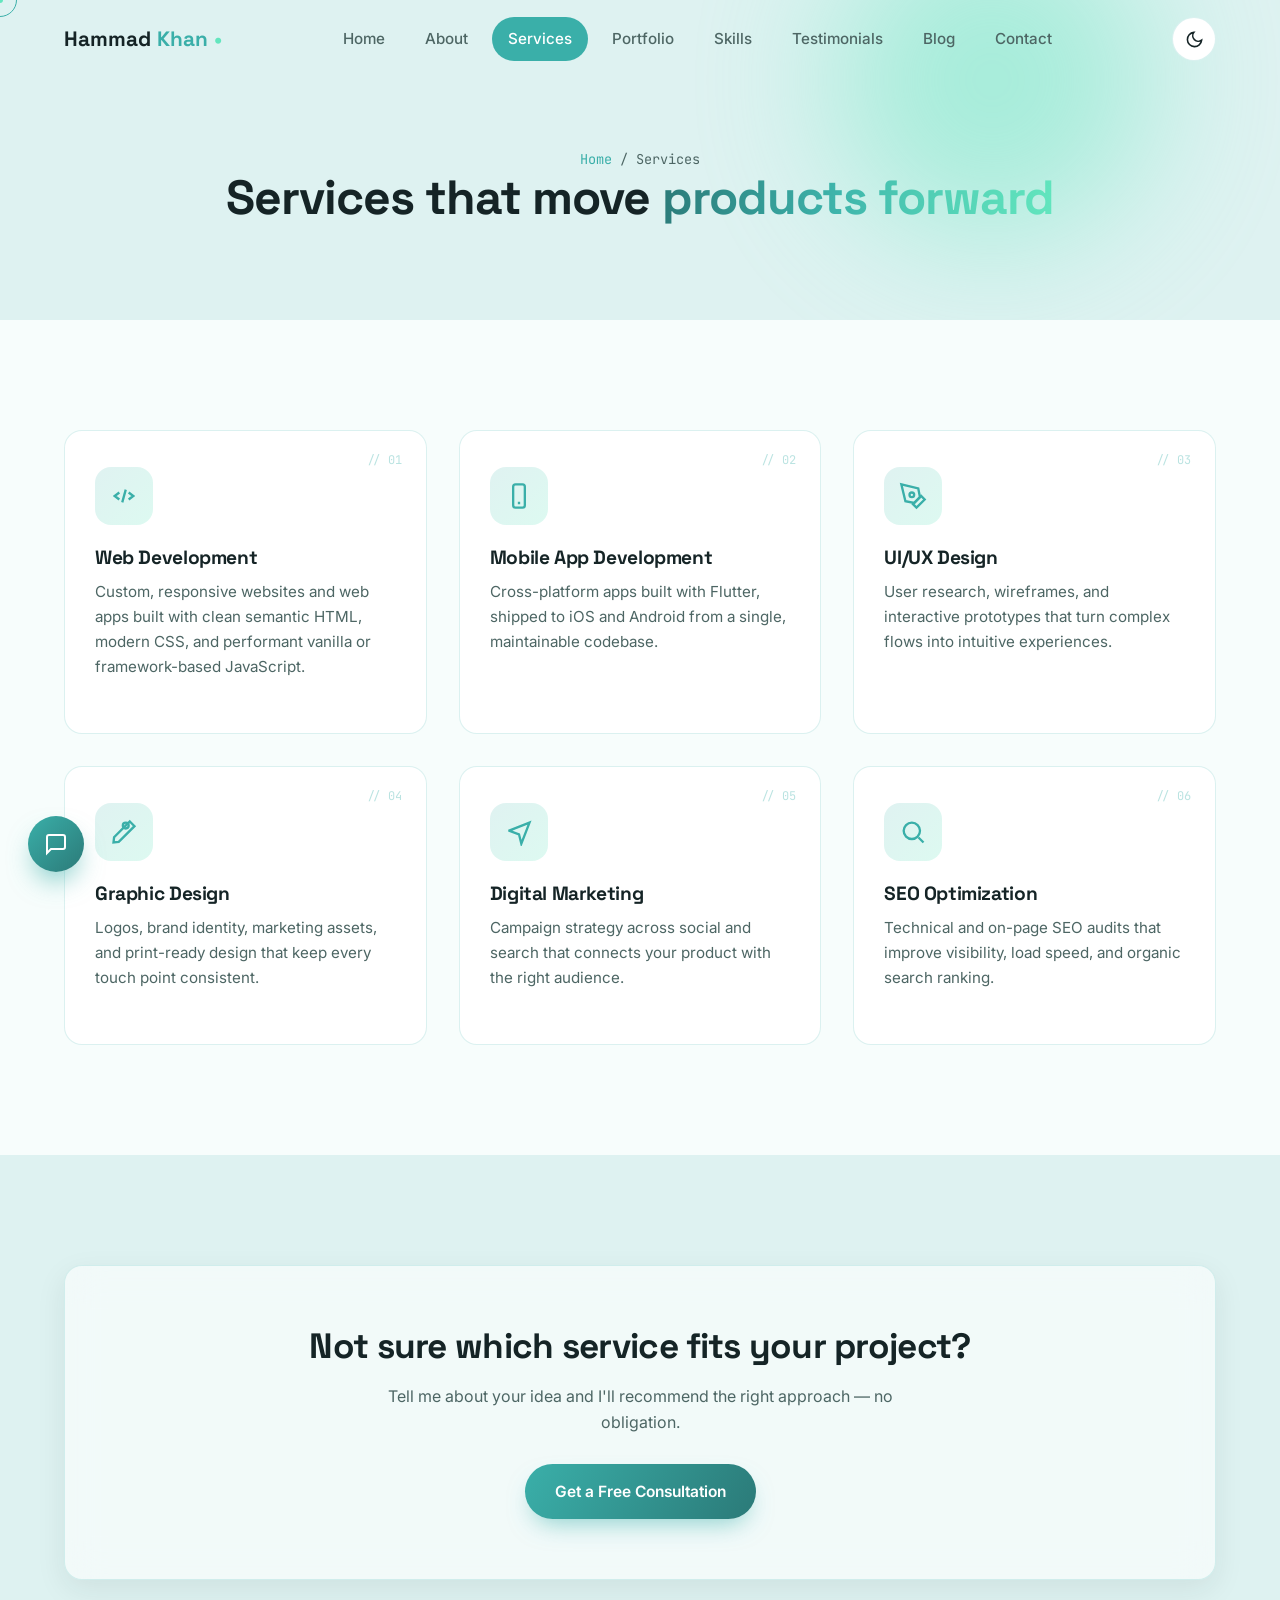
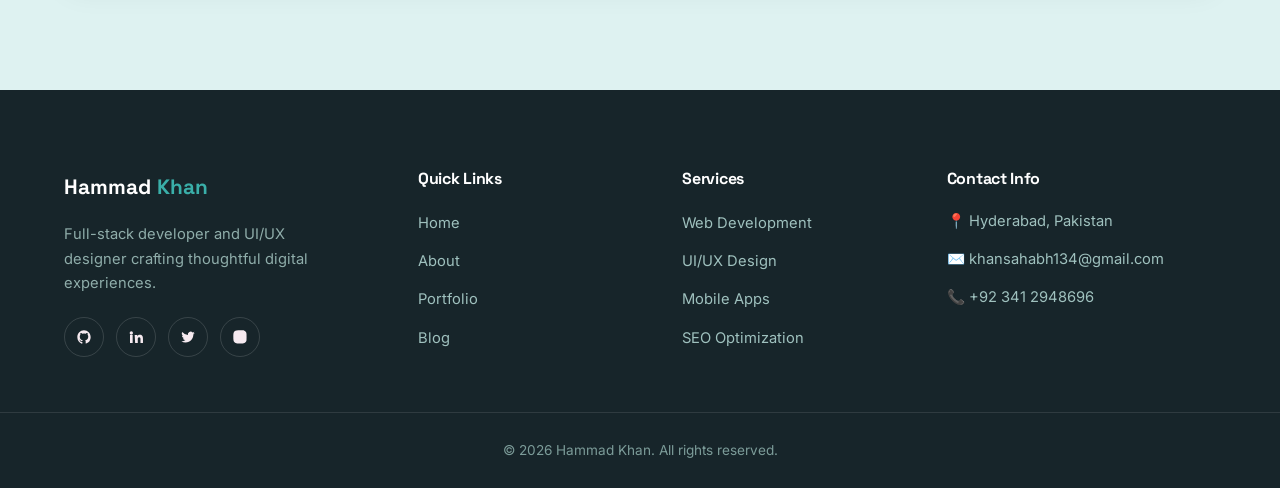
<file: services.html>
<!DOCTYPE html>
<html lang="en">
<head>
  <meta charset="UTF-8">
  <meta name="viewport" content="width=device-width, initial-scale=1.0">
  <title>Services — Hammad Khan| Web, Mobile &amp; Design</title>
  <meta name="description" content="Explore the services offered by Hammad Khan: web development, mobile app development, UI/UX design, graphic design, digital marketing, and SEO optimization.">
  <meta name="keywords" content="web development, mobile app development, UI UX design, graphic design, digital marketing, SEO">
  <meta name="author" content="Hammad Khan">
  <link rel="canonical" href="https://example.com/services.html">
  <meta property="og:type" content="website">
  <meta property="og:title" content="Services — Hammad Khan">
  <meta property="og:description" content="Web development, mobile apps, UI/UX design, and more.">
  <meta property="og:image" content="assets/images/og-cover.jpg">
  <link rel="icon" href="data:image/svg+xml,<svg xmlns=%22http://www.w3.org/2000/svg%22 viewBox=%220 0 100 100%22><rect width=%22100%22 height=%22100%22 rx=%2222%22 fill=%22%233AAFA9%22/><text x=%2250%25%22 y=%2258%25%22 font-size=%2255%22 fill=%22white%22 text-anchor=%22middle%22 font-family=%22Arial%22>A</text></svg>">
  <link rel="stylesheet" href="style.css">
</head>
<body>

  <div class="loader"><div class="loader-mark">&lt;HK /&gt; loading…</div><div class="loader-bar"></div></div>
  <div class="cursor-dot"></div>
  <div class="cursor-ring"></div>

  <header class="navbar" id="navbar">
    <div class="nav-inner">
      <a href="index.html" class="logo">Hammad<span>Khan</span><span class="dot">•</span></a>
      <nav class="nav-links" id="navLinks">
        <a href="index.html">Home</a>
        <a href="about.html">About</a>
        <a href="services.html">Services</a>
        <a href="portfolio.html">Portfolio</a>
        <a href="skills.html">Skills</a>
        <a href="testimonials.html">Testimonials</a>
        <a href="blog.html">Blog</a>
        <a href="contact.html">Contact</a>
      </nav>
      <div class="nav-actions">
        <button class="theme-toggle" aria-label="Toggle dark and light mode">
          <svg class="icon-moon" viewBox="0 0 24 24" fill="none" stroke="currentColor" stroke-width="2"><path d="M21 12.8A9 9 0 1 1 11.2 3 7 7 0 0 0 21 12.8Z"/></svg>
          <svg class="icon-sun" viewBox="0 0 24 24" fill="none" stroke="currentColor" stroke-width="2"><circle cx="12" cy="12" r="4"/><path d="M12 2v2M12 20v2M4.9 4.9l1.4 1.4M17.7 17.7l1.4 1.4M2 12h2M20 12h2M4.9 19.1l1.4-1.4M17.7 6.3l1.4-1.4"/></svg>
        </button>
        <button class="menu-toggle" id="menuToggle" aria-label="Toggle menu"><span></span><span></span><span></span></button>
      </div>
    </div>
  </header>

  <section class="page-header bg-tint">
    <div class="mesh-blob" style="width:320px;height:320px;background:var(--accent);top:-80px;right:10%;"></div>
    <div class="container">
      <p class="breadcrumb"><a href="index.html">Home</a> / Services</p>
      <h1>Services that move <span class="text-gradient">products forward</span></h1>
    </div>
  </section>

  <section class="section">
    <div class="container">
      <div class="grid grid-3">

        <div class="card service-card reveal">
          <span class="num-tag">// 01</span>
          <div class="icon-wrap"><svg viewBox="0 0 24 24" fill="none" stroke="currentColor" stroke-width="2"><path d="m8 9-4 3 4 3M16 9l4 3-4 3M13.5 6.5l-3 11"/></svg></div>
          <h3>Web Development</h3>
          <p>Custom, responsive websites and web apps built with clean semantic HTML, modern CSS, and performant vanilla or framework-based JavaScript.</p>
        </div>

        <div class="card service-card reveal reveal-delay-1">
          <span class="num-tag">// 02</span>
          <div class="icon-wrap"><svg viewBox="0 0 24 24" fill="none" stroke="currentColor" stroke-width="2"><rect x="7" y="2" width="10" height="20" rx="2"/><path d="M11 18h2"/></svg></div>
          <h3>Mobile App Development</h3>
          <p>Cross-platform apps built with Flutter, shipped to iOS and Android from a single, maintainable codebase.</p>
        </div>

        <div class="card service-card reveal reveal-delay-2">
          <span class="num-tag">// 03</span>
          <div class="icon-wrap"><svg viewBox="0 0 24 24" fill="none" stroke="currentColor" stroke-width="2"><path d="M12 19l7-7 3 3-7 7-3-3z"/><path d="M18 13l-1.5-7.5L2 2l3.5 14.5L13 18l5-5z"/><circle cx="11" cy="11" r="2"/></svg></div>
          <h3>UI/UX Design</h3>
          <p>User research, wireframes, and interactive prototypes that turn complex flows into intuitive experiences.</p>
        </div>

        <div class="card service-card reveal">
          <span class="num-tag">// 04</span>
          <div class="icon-wrap"><svg viewBox="0 0 24 24" fill="none" stroke="currentColor" stroke-width="2"><circle cx="13.5" cy="6.5" r="2.5"/><path d="M17 3l4 4L7.5 20.5 3 21l.5-4.5z"/></svg></div>
          <h3>Graphic Design</h3>
          <p>Logos, brand identity, marketing assets, and print-ready design that keep every touch point consistent.</p>
        </div>

        <div class="card service-card reveal reveal-delay-1">
          <span class="num-tag">// 05</span>
          <div class="icon-wrap"><svg viewBox="0 0 24 24" fill="none" stroke="currentColor" stroke-width="2"><path d="M3 11l18-7-7 18-2-8-8-3Z"/></svg></div>
          <h3>Digital Marketing</h3>
          <p>Campaign strategy across social and search that connects your product with the right audience.</p>
        </div>

        <div class="card service-card reveal reveal-delay-2">
          <span class="num-tag">// 06</span>
          <div class="icon-wrap"><svg viewBox="0 0 24 24" fill="none" stroke="currentColor" stroke-width="2"><circle cx="11" cy="11" r="7"/><path d="m21 21-4.3-4.3"/></svg></div>
          <h3>SEO Optimization</h3>
          <p>Technical and on-page SEO audits that improve visibility, load speed, and organic search ranking.</p>
        </div>

      </div>
    </div>
  </section>

  <section class="section bg-tint">
    <div class="container">
      <div class="glass reveal" style="padding:60px 50px; text-align:center;">
        <h2 style="font-size:clamp(1.5rem,3vw,2.2rem); margin-bottom:16px;">Not sure which service fits your project?</h2>
        <p style="color:var(--text-muted); max-width:520px; margin:0 auto 28px;">Tell me about your idea and I'll recommend the right approach — no obligation.</p>
        <a href="contact.html" class="btn btn-primary">Get a Free Consultation</a>
      </div>
    </div>
  </section>

  <footer class="site-footer">
    <div class="container footer-grid">
      <div class="footer-brand">
        <a href="index.html" class="logo" style="color:var(--white);">Hammad<span>Khan</span></a>
        <p>Full-stack developer and UI/UX designer crafting thoughtful digital experiences.</p>
        <div class="footer-social">
          <a href="https://github.com" aria-label="GitHub"><svg viewBox="0 0 24 24" fill="currentColor"><path d="M12 2C6.48 2 2 6.58 2 12.25c0 4.53 2.87 8.37 6.84 9.73.5.1.68-.22.68-.5v-1.94c-2.78.62-3.37-1.36-3.37-1.36-.46-1.18-1.11-1.5-1.11-1.5-.91-.64.07-.63.07-.63 1 .07 1.53 1.05 1.53 1.05.9 1.57 2.34 1.12 2.91.86.09-.66.35-1.12.64-1.38-2.22-.26-4.56-1.14-4.56-5.05 0-1.12.39-2.03 1.03-2.75-.1-.26-.45-1.31.1-2.72 0 0 .84-.28 2.75 1.05a9.3 9.3 0 0 1 5 0c1.9-1.33 2.75-1.05 2.75-1.05.55 1.41.2 2.46.1 2.72.64.72 1.03 1.63 1.03 2.75 0 3.92-2.34 4.78-4.57 5.04.36.32.68.94.68 1.9v2.82c0 .28.18.6.69.5A10.26 10.26 0 0 0 22 12.25C22 6.58 17.52 2 12 2Z"/></svg></a>
          <a href="https://linkedin.com" aria-label="LinkedIn"><svg viewBox="0 0 24 24" fill="currentColor"><path d="M4.98 3.5a2.5 2.5 0 1 1 0 5 2.5 2.5 0 0 1 0-5ZM3 9h4v12H3zm7 0h3.8v1.7h.1c.53-1 1.83-2.05 3.77-2.05 4.03 0 4.77 2.65 4.77 6.1V21H18.7v-5.6c0-1.34-.02-3.06-1.87-3.06-1.87 0-2.16 1.46-2.16 2.96V21H10.7z"/></svg></a>
          <a href="https://twitter.com" aria-label="Twitter"><svg viewBox="0 0 24 24" fill="currentColor"><path d="M22 5.9c-.7.3-1.5.6-2.3.7.8-.5 1.5-1.3 1.8-2.3-.8.5-1.7.8-2.6 1a4.1 4.1 0 0 0-7 3.7A11.6 11.6 0 0 1 3.4 4.6a4.1 4.1 0 0 0 1.3 5.5c-.6 0-1.3-.2-1.8-.5v.1c0 2 1.4 3.6 3.3 4a4.2 4.2 0 0 1-1.9.1 4.1 4.1 0 0 0 3.8 2.8A8.3 8.3 0 0 1 2 18.4a11.6 11.6 0 0 0 6.3 1.9c7.5 0 11.7-6.3 11.7-11.7v-.5c.8-.6 1.5-1.3 2-2.2Z"/></svg></a>
          <a href="https://instagram.com" aria-label="Instagram"><svg viewBox="0 0 24 24" fill="currentColor"><path d="M12 2c2.7 0 3.1 0 4.1.06 1.1.05 1.8.21 2.4.46.7.27 1.2.62 1.7 1.13.5.5.86 1 1.13 1.7.25.6.41 1.3.46 2.4.05 1 .06 1.4.06 4.1s0 3.1-.06 4.1c-.05 1.1-.21 1.8-.46 2.4-.27.7-.62 1.2-1.13 1.7-.5.5-1 .86-1.7 1.13-.6.25-1.3.41-2.4.46-1 .05-1.4.06-4.1.06s-3.1 0-4.1-.06c-1.1-.05-1.8-.21-2.4-.46a4.6 4.6 0 0 1-1.7-1.13 4.6 4.6 0 0 1-1.13-1.7c-.25-.6-.41-1.3-.46-2.4C2 15.1 2 14.7 2 12s0-3.1.06-4.1c.05-1.1.21-1.8.46-2.4.27-.7.62-1.2 1.13-1.7.5-.5 1-.86 1.7-1.13.6-.25 1.3-.41 2.4-.46C8.9 2 9.3 2 12 2Zm0 5a5 5 0 1 1 0 10 5 5 0 0 1 0-10Zm0 2a3 3 0 1 0 0 6 3 3 0 0 0 0-6Zm5.2-2.9a1.2 1.2 0 1 1 0 2.4 1.2 1.2 0 0 1 0-2.4Z"/></svg></a>
        </div>
      </div>
      <div>
        <h4>Quick Links</h4>
        <ul class="footer-links"><li><a href="index.html">Home</a></li><li><a href="about.html">About</a></li><li><a href="portfolio.html">Portfolio</a></li><li><a href="blog.html">Blog</a></li></ul>
      </div>
      <div>
        <h4>Services</h4>
        <ul class="footer-links"><li><a href="services.html">Web Development</a></li><li><a href="services.html">UI/UX Design</a></li><li><a href="services.html">Mobile Apps</a></li><li><a href="services.html">SEO Optimization</a></li></ul>
      </div>
      <div>
        <h4>Contact Info</h4>
        <ul class="footer-contact"><li>📍 Hyderabad, Pakistan</li><li>✉️ khansahabh134@gmail.com</li><li>📞 +92 341 2948696</li></ul>
      </div>
    </div>
    <div class="footer-bottom">© 2026 Hammad Khan. All rights reserved.</div>
  </footer>

  <a href="contact.html" class="float-contact-btn" aria-label="Contact me"><svg viewBox="0 0 24 24" fill="none" stroke="currentColor" stroke-width="2"><path d="M21 15a2 2 0 0 1-2 2H7l-4 4V5a2 2 0 0 1 2-2h14a2 2 0 0 1 2 2z"/></svg></a>
  <button class="scroll-top-btn" aria-label="Scroll to top"><svg viewBox="0 0 24 24" fill="none" stroke="currentColor" stroke-width="2.2"><path d="M12 19V5M5 12l7-7 7 7"/></svg></button>

  <script src="script.js"></script>
</body>
</html>
</file>
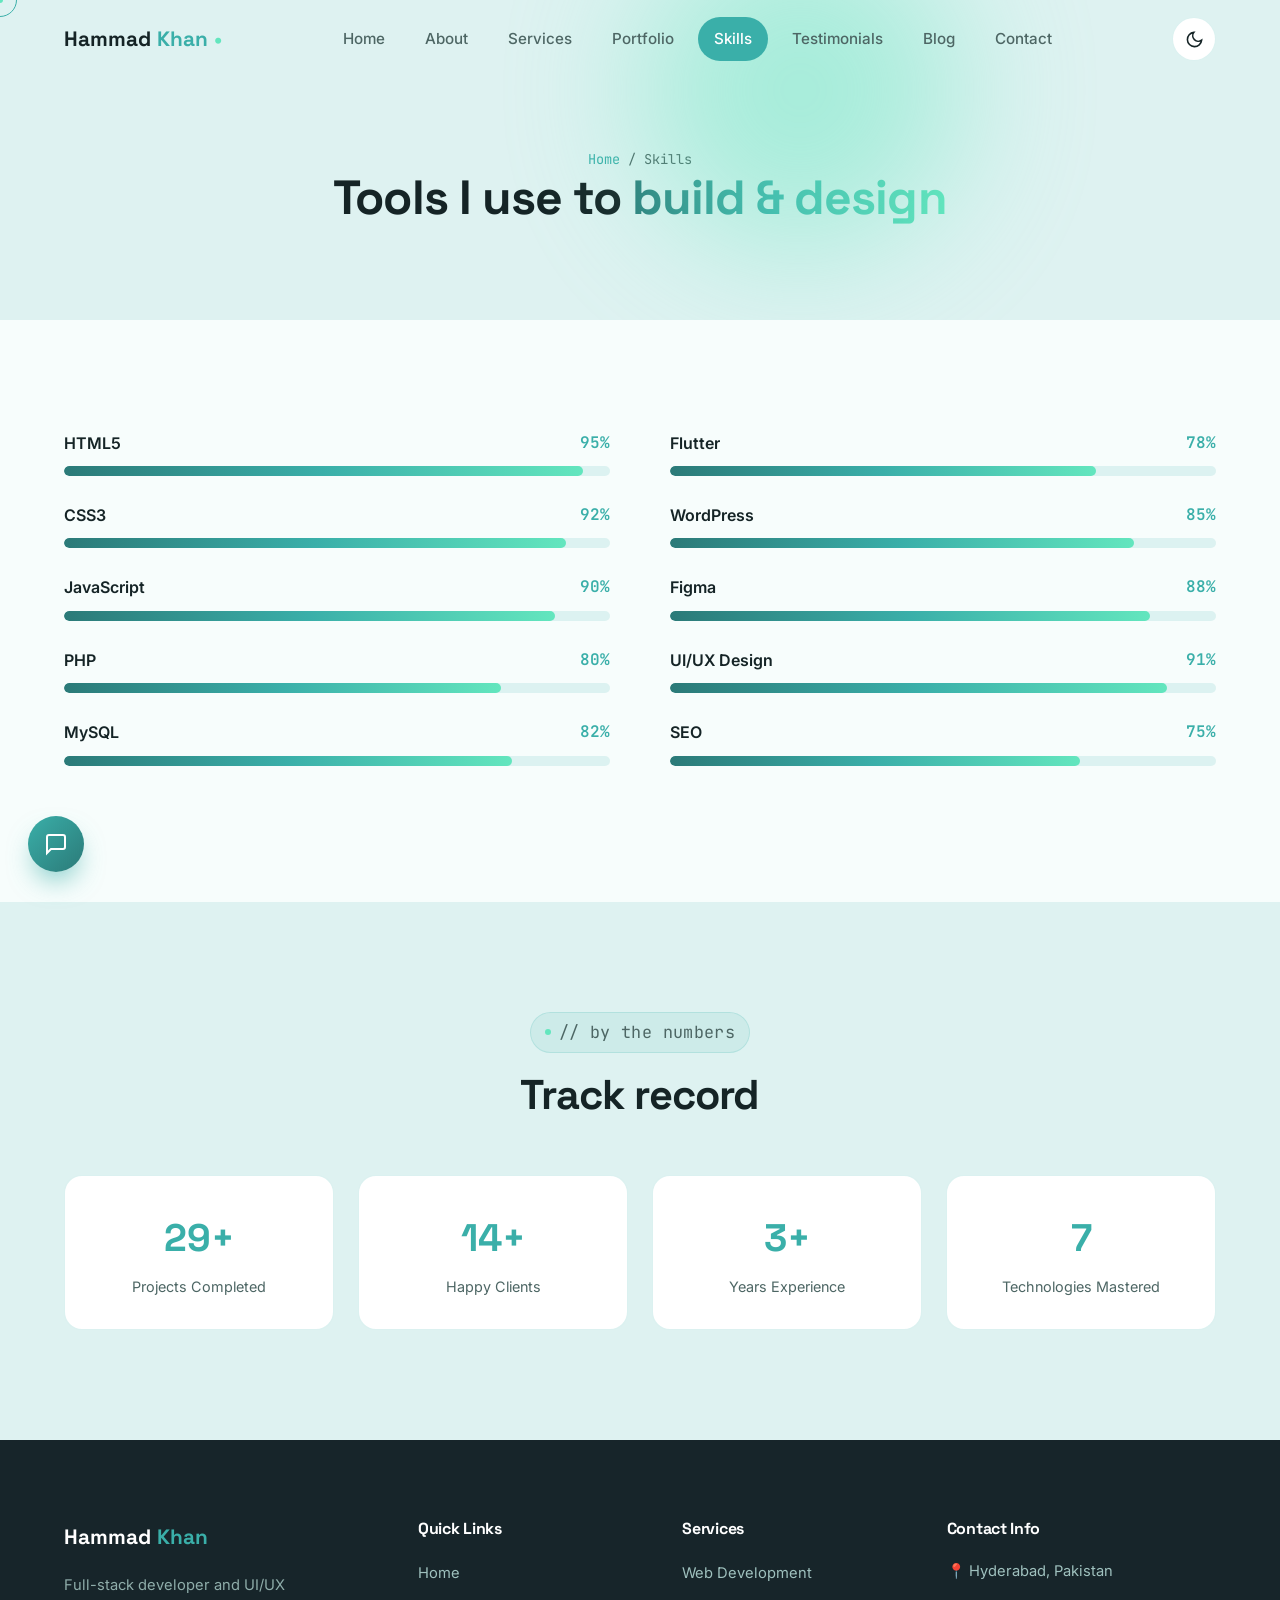
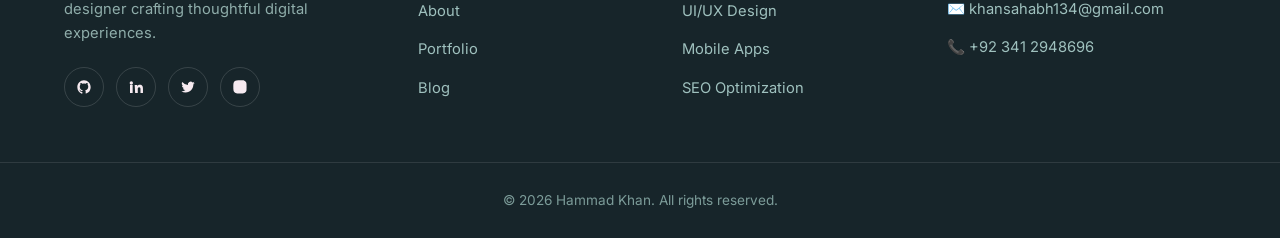
<file: skills.html>
<!DOCTYPE html>
<html lang="en">
<head>
  <meta charset="UTF-8">
  <meta name="viewport" content="width=device-width, initial-scale=1.0">
  <title>Skills — Hammad Khan | Technical &amp; Design Expertise</title>
  <meta name="description" content="A breakdown of Hammad Khan's technical and design skills including HTML, CSS, JavaScript, PHP, MySQL, Flutter, WordPress, Figma, UI/UX, and SEO.">
  <meta name="keywords" content="developer skills, HTML CSS JavaScript, PHP MySQL, Flutter, WordPress, Figma, UI UX skills">
  <meta name="author" content="Hammad Khan">
  <link rel="canonical" href="https://example.com/skills.html">
  <meta property="og:type" content="website">
  <meta property="og:title" content="Skills — Hammad Khan">
  <meta property="og:description" content="Technical and design skills, visualized.">
  <meta property="og:image" content="assets/images/og-cover.jpg">
  <link rel="icon" href="data:image/svg+xml,<svg xmlns=%22http://www.w3.org/2000/svg%22 viewBox=%220 0 100 100%22><rect width=%22100%22 height=%22100%22 rx=%2222%22 fill=%22%233AAFA9%22/><text x=%2250%25%22 y=%2258%25%22 font-size=%2255%22 fill=%22white%22 text-anchor=%22middle%22 font-family=%22Arial%22>A</text></svg>">
  <link rel="stylesheet" href="style.css">
</head>
<body>

  <div class="loader"><div class="loader-mark">&lt;HK /&gt; loading…</div><div class="loader-bar"></div></div>
  <div class="cursor-dot"></div>
  <div class="cursor-ring"></div>

  <header class="navbar" id="navbar">
    <div class="nav-inner">
      <a href="index.html" class="logo">Hammad<span>Khan</span><span class="dot">•</span></a>
      <nav class="nav-links" id="navLinks">
        <a href="index.html">Home</a>
        <a href="about.html">About</a>
        <a href="services.html">Services</a>
        <a href="portfolio.html">Portfolio</a>
        <a href="skills.html">Skills</a>
        <a href="testimonials.html">Testimonials</a>
        <a href="blog.html">Blog</a>
        <a href="contact.html">Contact</a>
      </nav>
      <div class="nav-actions">
        <button class="theme-toggle" aria-label="Toggle dark and light mode">
          <svg class="icon-moon" viewBox="0 0 24 24" fill="none" stroke="currentColor" stroke-width="2"><path d="M21 12.8A9 9 0 1 1 11.2 3 7 7 0 0 0 21 12.8Z"/></svg>
          <svg class="icon-sun" viewBox="0 0 24 24" fill="none" stroke="currentColor" stroke-width="2"><circle cx="12" cy="12" r="4"/><path d="M12 2v2M12 20v2M4.9 4.9l1.4 1.4M17.7 17.7l1.4 1.4M2 12h2M20 12h2M4.9 19.1l1.4-1.4M17.7 6.3l1.4-1.4"/></svg>
        </button>
        <button class="menu-toggle" id="menuToggle" aria-label="Toggle menu"><span></span><span></span><span></span></button>
      </div>
    </div>
  </header>

  <section class="page-header bg-tint">
    <div class="mesh-blob" style="width:320px;height:320px;background:var(--accent);top:-70px;left:50%;"></div>
    <div class="container">
      <p class="breadcrumb"><a href="index.html">Home</a> / Skills</p>
      <h1>Tools I use to <span class="text-gradient">build &amp; design</span></h1>
    </div>
  </section>

  <section class="section">
    <div class="container">
      <div class="skills-grid">
        <div>
          <div class="skill-item reveal">
            <div class="skill-top"><span>HTML5</span><span class="pct">95%</span></div>
            <div class="skill-track"><div class="skill-fill" data-percent="95"></div></div>
          </div>
          <div class="skill-item reveal">
            <div class="skill-top"><span>CSS3</span><span class="pct">92%</span></div>
            <div class="skill-track"><div class="skill-fill" data-percent="92"></div></div>
          </div>
          <div class="skill-item reveal">
            <div class="skill-top"><span>JavaScript</span><span class="pct">90%</span></div>
            <div class="skill-track"><div class="skill-fill" data-percent="90"></div></div>
          </div>
          <div class="skill-item reveal">
            <div class="skill-top"><span>PHP</span><span class="pct">80%</span></div>
            <div class="skill-track"><div class="skill-fill" data-percent="80"></div></div>
          </div>
          <div class="skill-item reveal">
            <div class="skill-top"><span>MySQL</span><span class="pct">82%</span></div>
            <div class="skill-track"><div class="skill-fill" data-percent="82"></div></div>
          </div>
        </div>
        <div>
          <div class="skill-item reveal">
            <div class="skill-top"><span>Flutter</span><span class="pct">78%</span></div>
            <div class="skill-track"><div class="skill-fill" data-percent="78"></div></div>
          </div>
          <div class="skill-item reveal">
            <div class="skill-top"><span>WordPress</span><span class="pct">85%</span></div>
            <div class="skill-track"><div class="skill-fill" data-percent="85"></div></div>
          </div>
          <div class="skill-item reveal">
            <div class="skill-top"><span>Figma</span><span class="pct">88%</span></div>
            <div class="skill-track"><div class="skill-fill" data-percent="88"></div></div>
          </div>
          <div class="skill-item reveal">
            <div class="skill-top"><span>UI/UX Design</span><span class="pct">91%</span></div>
            <div class="skill-track"><div class="skill-fill" data-percent="91"></div></div>
          </div>
          <div class="skill-item reveal">
            <div class="skill-top"><span>SEO</span><span class="pct">75%</span></div>
            <div class="skill-track"><div class="skill-fill" data-percent="75"></div></div>
          </div>
        </div>
      </div>
    </div>
  </section>

  <section class="section bg-tint">
    <div class="container">
      <div class="section-head center reveal">
        <p class="eyebrow">// by the numbers</p>
        <h2>Track record</h2>
      </div>
      <div class="counters">
        <div class="card counter-box reveal">
          <span class="num" data-count="40" data-suffix="+">0</span>
          <p>Projects Completed</p>
        </div>
        <div class="card counter-box reveal reveal-delay-1">
          <span class="num" data-count="20" data-suffix="+">0</span>
          <p>Happy Clients</p>
        </div>
        <div class="card counter-box reveal reveal-delay-2">
          <span class="num" data-count="5" data-suffix="+">0</span>
          <p>Years Experience</p>
        </div>
        <div class="card counter-box reveal reveal-delay-3">
          <span class="num" data-count="10" data-suffix="">0</span>
          <p>Technologies Mastered</p>
        </div>
      </div>
    </div>
  </section>

  <footer class="site-footer">
    <div class="container footer-grid">
      <div class="footer-brand">
        <a href="index.html" class="logo" style="color:var(--white);">Hammad<span>Khan</span></a>
        <p>Full-stack developer and UI/UX designer crafting thoughtful digital experiences.</p>
        <div class="footer-social">
          <a href="https://github.com" aria-label="GitHub"><svg viewBox="0 0 24 24" fill="currentColor"><path d="M12 2C6.48 2 2 6.58 2 12.25c0 4.53 2.87 8.37 6.84 9.73.5.1.68-.22.68-.5v-1.94c-2.78.62-3.37-1.36-3.37-1.36-.46-1.18-1.11-1.5-1.11-1.5-.91-.64.07-.63.07-.63 1 .07 1.53 1.05 1.53 1.05.9 1.57 2.34 1.12 2.91.86.09-.66.35-1.12.64-1.38-2.22-.26-4.56-1.14-4.56-5.05 0-1.12.39-2.03 1.03-2.75-.1-.26-.45-1.31.1-2.72 0 0 .84-.28 2.75 1.05a9.3 9.3 0 0 1 5 0c1.9-1.33 2.75-1.05 2.75-1.05.55 1.41.2 2.46.1 2.72.64.72 1.03 1.63 1.03 2.75 0 3.92-2.34 4.78-4.57 5.04.36.32.68.94.68 1.9v2.82c0 .28.18.6.69.5A10.26 10.26 0 0 0 22 12.25C22 6.58 17.52 2 12 2Z"/></svg></a>
          <a href="https://linkedin.com" aria-label="LinkedIn"><svg viewBox="0 0 24 24" fill="currentColor"><path d="M4.98 3.5a2.5 2.5 0 1 1 0 5 2.5 2.5 0 0 1 0-5ZM3 9h4v12H3zm7 0h3.8v1.7h.1c.53-1 1.83-2.05 3.77-2.05 4.03 0 4.77 2.65 4.77 6.1V21H18.7v-5.6c0-1.34-.02-3.06-1.87-3.06-1.87 0-2.16 1.46-2.16 2.96V21H10.7z"/></svg></a>
          <a href="https://twitter.com" aria-label="Twitter"><svg viewBox="0 0 24 24" fill="currentColor"><path d="M22 5.9c-.7.3-1.5.6-2.3.7.8-.5 1.5-1.3 1.8-2.3-.8.5-1.7.8-2.6 1a4.1 4.1 0 0 0-7 3.7A11.6 11.6 0 0 1 3.4 4.6a4.1 4.1 0 0 0 1.3 5.5c-.6 0-1.3-.2-1.8-.5v.1c0 2 1.4 3.6 3.3 4a4.2 4.2 0 0 1-1.9.1 4.1 4.1 0 0 0 3.8 2.8A8.3 8.3 0 0 1 2 18.4a11.6 11.6 0 0 0 6.3 1.9c7.5 0 11.7-6.3 11.7-11.7v-.5c.8-.6 1.5-1.3 2-2.2Z"/></svg></a>
          <a href="https://instagram.com" aria-label="Instagram"><svg viewBox="0 0 24 24" fill="currentColor"><path d="M12 2c2.7 0 3.1 0 4.1.06 1.1.05 1.8.21 2.4.46.7.27 1.2.62 1.7 1.13.5.5.86 1 1.13 1.7.25.6.41 1.3.46 2.4.05 1 .06 1.4.06 4.1s0 3.1-.06 4.1c-.05 1.1-.21 1.8-.46 2.4-.27.7-.62 1.2-1.13 1.7-.5.5-1 .86-1.7 1.13-.6.25-1.3.41-2.4.46-1 .05-1.4.06-4.1.06s-3.1 0-4.1-.06c-1.1-.05-1.8-.21-2.4-.46a4.6 4.6 0 0 1-1.7-1.13 4.6 4.6 0 0 1-1.13-1.7c-.25-.6-.41-1.3-.46-2.4C2 15.1 2 14.7 2 12s0-3.1.06-4.1c.05-1.1.21-1.8.46-2.4.27-.7.62-1.2 1.13-1.7.5-.5 1-.86 1.7-1.13.6-.25 1.3-.41 2.4-.46C8.9 2 9.3 2 12 2Zm0 5a5 5 0 1 1 0 10 5 5 0 0 1 0-10Zm0 2a3 3 0 1 0 0 6 3 3 0 0 0 0-6Zm5.2-2.9a1.2 1.2 0 1 1 0 2.4 1.2 1.2 0 0 1 0-2.4Z"/></svg></a>
        </div>
      </div>
      <div>
        <h4>Quick Links</h4>
        <ul class="footer-links"><li><a href="index.html">Home</a></li><li><a href="about.html">About</a></li><li><a href="portfolio.html">Portfolio</a></li><li><a href="blog.html">Blog</a></li></ul>
      </div>
      <div>
        <h4>Services</h4>
        <ul class="footer-links"><li><a href="services.html">Web Development</a></li><li><a href="services.html">UI/UX Design</a></li><li><a href="services.html">Mobile Apps</a></li><li><a href="services.html">SEO Optimization</a></li></ul>
      </div>
      <div>
        <h4>Contact Info</h4>
        <ul class="footer-contact"><li>📍 Hyderabad, Pakistan</li><li>✉️ khansahabh134@gmail.com</li><li>📞 +92 341 2948696</li></ul>
      </div>
    </div>
    <div class="footer-bottom">© 2026 Hammad Khan. All rights reserved.</div>
  </footer>

  <a href="contact.html" class="float-contact-btn" aria-label="Contact me"><svg viewBox="0 0 24 24" fill="none" stroke="currentColor" stroke-width="2"><path d="M21 15a2 2 0 0 1-2 2H7l-4 4V5a2 2 0 0 1 2-2h14a2 2 0 0 1 2 2z"/></svg></a>
  <button class="scroll-top-btn" aria-label="Scroll to top"><svg viewBox="0 0 24 24" fill="none" stroke="currentColor" stroke-width="2.2"><path d="M12 19V5M5 12l7-7 7 7"/></svg></button>

  <script src="script.js"></script>
</body>
</html>
</file>
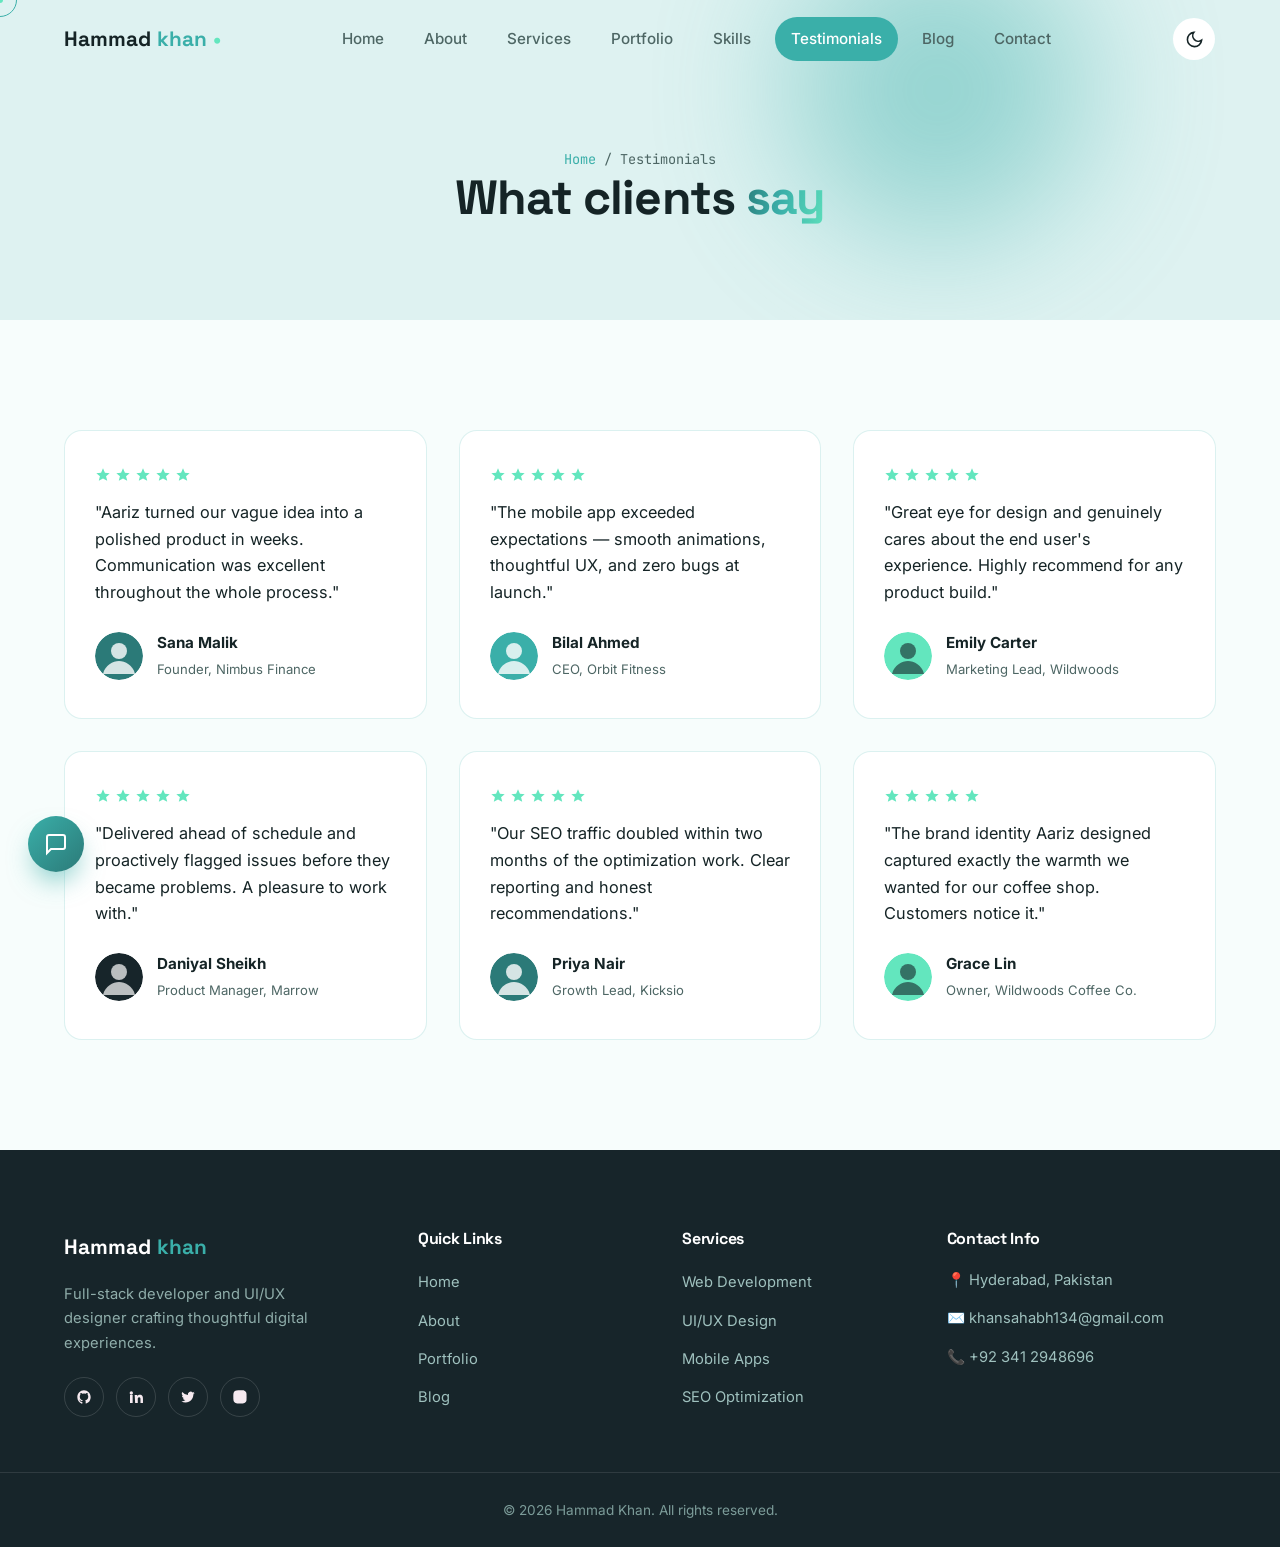
<file: testimonials.html>
<!DOCTYPE html>
<html lang="en">
<head>
  <meta charset="UTF-8">
  <meta name="viewport" content="width=device-width, initial-scale=1.0">
  <title>Testimonials — Hammad Khan | Client Reviews</title>
  <meta name="description" content="Read what clients say about working with Hammad Khan on web development, mobile app, and design projects.">
  <meta name="keywords" content="client testimonials, reviews, feedback, developer reviews">
  <meta name="author" content="Hammad Khan">
  <link rel="canonical" href="https://example.com/testimonials.html">
  <meta property="og:type" content="website">
  <meta property="og:title" content="Testimonials — Hammad Khan">
  <meta property="og:description" content="What clients say about working with Hammad Khan.">
  <meta property="og:image" content="assets/images/og-cover.jpg">
  <link rel="icon" href="data:image/svg+xml,<svg xmlns=%22http://www.w3.org/2000/svg%22 viewBox=%220 0 100 100%22><rect width=%22100%22 height=%22100%22 rx=%2222%22 fill=%22%233AAFA9%22/><text x=%2250%25%22 y=%2258%25%22 font-size=%2255%22 fill=%22white%22 text-anchor=%22middle%22 font-family=%22Arial%22>A</text></svg>">
  <link rel="stylesheet" href="style.css">
</head>
<body>

  <div class="loader"><div class="loader-mark">&lt;HK /&gt; loading…</div><div class="loader-bar"></div></div>
  <div class="cursor-dot"></div>
  <div class="cursor-ring"></div>

  <header class="navbar" id="navbar">
    <div class="nav-inner">
      <a href="index.html" class="logo">Hammad<span>khan</span><span class="dot">•</span></a>
      <nav class="nav-links" id="navLinks">
        <a href="index.html">Home</a>
        <a href="about.html">About</a>
        <a href="services.html">Services</a>
        <a href="portfolio.html">Portfolio</a>
        <a href="skills.html">Skills</a>
        <a href="testimonials.html">Testimonials</a>
        <a href="blog.html">Blog</a>
        <a href="contact.html">Contact</a>
      </nav>
      <div class="nav-actions">
        <button class="theme-toggle" aria-label="Toggle dark and light mode">
          <svg class="icon-moon" viewBox="0 0 24 24" fill="none" stroke="currentColor" stroke-width="2"><path d="M21 12.8A9 9 0 1 1 11.2 3 7 7 0 0 0 21 12.8Z"/></svg>
          <svg class="icon-sun" viewBox="0 0 24 24" fill="none" stroke="currentColor" stroke-width="2"><circle cx="12" cy="12" r="4"/><path d="M12 2v2M12 20v2M4.9 4.9l1.4 1.4M17.7 17.7l1.4 1.4M2 12h2M20 12h2M4.9 19.1l1.4-1.4M17.7 6.3l1.4-1.4"/></svg>
        </button>
        <button class="menu-toggle" id="menuToggle" aria-label="Toggle menu"><span></span><span></span><span></span></button>
      </div>
    </div>
  </header>

  <section class="page-header bg-tint">
    <div class="mesh-blob" style="width:300px;height:300px;background:var(--primary);top:-60px;right:15%;"></div>
    <div class="container">
      <p class="breadcrumb"><a href="index.html">Home</a> / Testimonials</p>
      <h1>What clients <span class="text-gradient">say</span></h1>
    </div>
  </section>

  <section class="section">
    <div class="container">
      <div class="grid grid-3">

        <div class="card testimonial-card reveal">
          <div class="stars">
            <svg viewBox="0 0 24 24" fill="currentColor"><path d="M12 2l2.9 6.6 7.1.6-5.4 4.7 1.7 6.9L12 17.4 5.7 20.8l1.7-6.9L2 9.2l7.1-.6z"/></svg><svg viewBox="0 0 24 24" fill="currentColor"><path d="M12 2l2.9 6.6 7.1.6-5.4 4.7 1.7 6.9L12 17.4 5.7 20.8l1.7-6.9L2 9.2l7.1-.6z"/></svg><svg viewBox="0 0 24 24" fill="currentColor"><path d="M12 2l2.9 6.6 7.1.6-5.4 4.7 1.7 6.9L12 17.4 5.7 20.8l1.7-6.9L2 9.2l7.1-.6z"/></svg><svg viewBox="0 0 24 24" fill="currentColor"><path d="M12 2l2.9 6.6 7.1.6-5.4 4.7 1.7 6.9L12 17.4 5.7 20.8l1.7-6.9L2 9.2l7.1-.6z"/></svg><svg viewBox="0 0 24 24" fill="currentColor"><path d="M12 2l2.9 6.6 7.1.6-5.4 4.7 1.7 6.9L12 17.4 5.7 20.8l1.7-6.9L2 9.2l7.1-.6z"/></svg>
          </div>
          <p class="quote">"Aariz turned our vague idea into a polished product in weeks. Communication was excellent throughout the whole process."</p>
          <div class="testi-person">
            <svg viewBox="0 0 48 48"><circle cx="24" cy="24" r="24" fill="#2B7A78"/><circle cx="24" cy="19" r="8" fill="rgba(255,255,255,0.8)"/><path d="M8 42c2-9 10-13 16-13s14 4 16 13" fill="rgba(255,255,255,0.8)"/></svg>
            <div><strong>Sana Malik</strong><span>Founder, Nimbus Finance</span></div>
          </div>
        </div>

        <div class="card testimonial-card reveal reveal-delay-1">
          <div class="stars">
            <svg viewBox="0 0 24 24" fill="currentColor"><path d="M12 2l2.9 6.6 7.1.6-5.4 4.7 1.7 6.9L12 17.4 5.7 20.8l1.7-6.9L2 9.2l7.1-.6z"/></svg><svg viewBox="0 0 24 24" fill="currentColor"><path d="M12 2l2.9 6.6 7.1.6-5.4 4.7 1.7 6.9L12 17.4 5.7 20.8l1.7-6.9L2 9.2l7.1-.6z"/></svg><svg viewBox="0 0 24 24" fill="currentColor"><path d="M12 2l2.9 6.6 7.1.6-5.4 4.7 1.7 6.9L12 17.4 5.7 20.8l1.7-6.9L2 9.2l7.1-.6z"/></svg><svg viewBox="0 0 24 24" fill="currentColor"><path d="M12 2l2.9 6.6 7.1.6-5.4 4.7 1.7 6.9L12 17.4 5.7 20.8l1.7-6.9L2 9.2l7.1-.6z"/></svg><svg viewBox="0 0 24 24" fill="currentColor"><path d="M12 2l2.9 6.6 7.1.6-5.4 4.7 1.7 6.9L12 17.4 5.7 20.8l1.7-6.9L2 9.2l7.1-.6z"/></svg>
          </div>
          <p class="quote">"The mobile app exceeded expectations — smooth animations, thoughtful UX, and zero bugs at launch."</p>
          <div class="testi-person">
            <svg viewBox="0 0 48 48"><circle cx="24" cy="24" r="24" fill="#3AAFA9"/><circle cx="24" cy="19" r="8" fill="rgba(255,255,255,0.8)"/><path d="M8 42c2-9 10-13 16-13s14 4 16 13" fill="rgba(255,255,255,0.8)"/></svg>
            <div><strong>Bilal Ahmed</strong><span>CEO, Orbit Fitness</span></div>
          </div>
        </div>

        <div class="card testimonial-card reveal reveal-delay-2">
          <div class="stars">
            <svg viewBox="0 0 24 24" fill="currentColor"><path d="M12 2l2.9 6.6 7.1.6-5.4 4.7 1.7 6.9L12 17.4 5.7 20.8l1.7-6.9L2 9.2l7.1-.6z"/></svg><svg viewBox="0 0 24 24" fill="currentColor"><path d="M12 2l2.9 6.6 7.1.6-5.4 4.7 1.7 6.9L12 17.4 5.7 20.8l1.7-6.9L2 9.2l7.1-.6z"/></svg><svg viewBox="0 0 24 24" fill="currentColor"><path d="M12 2l2.9 6.6 7.1.6-5.4 4.7 1.7 6.9L12 17.4 5.7 20.8l1.7-6.9L2 9.2l7.1-.6z"/></svg><svg viewBox="0 0 24 24" fill="currentColor"><path d="M12 2l2.9 6.6 7.1.6-5.4 4.7 1.7 6.9L12 17.4 5.7 20.8l1.7-6.9L2 9.2l7.1-.6z"/></svg><svg viewBox="0 0 24 24" fill="currentColor"><path d="M12 2l2.9 6.6 7.1.6-5.4 4.7 1.7 6.9L12 17.4 5.7 20.8l1.7-6.9L2 9.2l7.1-.6z"/></svg>
          </div>
          <p class="quote">"Great eye for design and genuinely cares about the end user's experience. Highly recommend for any product build."</p>
          <div class="testi-person">
            <svg viewBox="0 0 48 48"><circle cx="24" cy="24" r="24" fill="#63E6BE"/><circle cx="24" cy="19" r="8" fill="rgba(23,37,42,0.6)"/><path d="M8 42c2-9 10-13 16-13s14 4 16 13" fill="rgba(23,37,42,0.6)"/></svg>
            <div><strong>Emily Carter</strong><span>Marketing Lead, Wildwoods</span></div>
          </div>
        </div>

        <div class="card testimonial-card reveal">
          <div class="stars">
            <svg viewBox="0 0 24 24" fill="currentColor"><path d="M12 2l2.9 6.6 7.1.6-5.4 4.7 1.7 6.9L12 17.4 5.7 20.8l1.7-6.9L2 9.2l7.1-.6z"/></svg><svg viewBox="0 0 24 24" fill="currentColor"><path d="M12 2l2.9 6.6 7.1.6-5.4 4.7 1.7 6.9L12 17.4 5.7 20.8l1.7-6.9L2 9.2l7.1-.6z"/></svg><svg viewBox="0 0 24 24" fill="currentColor"><path d="M12 2l2.9 6.6 7.1.6-5.4 4.7 1.7 6.9L12 17.4 5.7 20.8l1.7-6.9L2 9.2l7.1-.6z"/></svg><svg viewBox="0 0 24 24" fill="currentColor"><path d="M12 2l2.9 6.6 7.1.6-5.4 4.7 1.7 6.9L12 17.4 5.7 20.8l1.7-6.9L2 9.2l7.1-.6z"/></svg><svg viewBox="0 0 24 24" fill="currentColor"><path d="M12 2l2.9 6.6 7.1.6-5.4 4.7 1.7 6.9L12 17.4 5.7 20.8l1.7-6.9L2 9.2l7.1-.6z"/></svg>
          </div>
          <p class="quote">"Delivered ahead of schedule and proactively flagged issues before they became problems. A pleasure to work with."</p>
          <div class="testi-person">
            <svg viewBox="0 0 48 48"><circle cx="24" cy="24" r="24" fill="#17252A"/><circle cx="24" cy="19" r="8" fill="rgba(255,255,255,0.7)"/><path d="M8 42c2-9 10-13 16-13s14 4 16 13" fill="rgba(255,255,255,0.7)"/></svg>
            <div><strong>Daniyal Sheikh</strong><span>Product Manager, Marrow</span></div>
          </div>
        </div>

        <div class="card testimonial-card reveal reveal-delay-1">
          <div class="stars">
            <svg viewBox="0 0 24 24" fill="currentColor"><path d="M12 2l2.9 6.6 7.1.6-5.4 4.7 1.7 6.9L12 17.4 5.7 20.8l1.7-6.9L2 9.2l7.1-.6z"/></svg><svg viewBox="0 0 24 24" fill="currentColor"><path d="M12 2l2.9 6.6 7.1.6-5.4 4.7 1.7 6.9L12 17.4 5.7 20.8l1.7-6.9L2 9.2l7.1-.6z"/></svg><svg viewBox="0 0 24 24" fill="currentColor"><path d="M12 2l2.9 6.6 7.1.6-5.4 4.7 1.7 6.9L12 17.4 5.7 20.8l1.7-6.9L2 9.2l7.1-.6z"/></svg><svg viewBox="0 0 24 24" fill="currentColor"><path d="M12 2l2.9 6.6 7.1.6-5.4 4.7 1.7 6.9L12 17.4 5.7 20.8l1.7-6.9L2 9.2l7.1-.6z"/></svg><svg viewBox="0 0 24 24" fill="currentColor"><path d="M12 2l2.9 6.6 7.1.6-5.4 4.7 1.7 6.9L12 17.4 5.7 20.8l1.7-6.9L2 9.2l7.1-.6z"/></svg>
          </div>
          <p class="quote">"Our SEO traffic doubled within two months of the optimization work. Clear reporting and honest recommendations."</p>
          <div class="testi-person">
            <svg viewBox="0 0 48 48"><circle cx="24" cy="24" r="24" fill="#2B7A78"/><circle cx="24" cy="19" r="8" fill="rgba(255,255,255,0.8)"/><path d="M8 42c2-9 10-13 16-13s14 4 16 13" fill="rgba(255,255,255,0.8)"/></svg>
            <div><strong>Priya Nair</strong><span>Growth Lead, Kicksio</span></div>
          </div>
        </div>

        <div class="card testimonial-card reveal reveal-delay-2">
          <div class="stars">
            <svg viewBox="0 0 24 24" fill="currentColor"><path d="M12 2l2.9 6.6 7.1.6-5.4 4.7 1.7 6.9L12 17.4 5.7 20.8l1.7-6.9L2 9.2l7.1-.6z"/></svg><svg viewBox="0 0 24 24" fill="currentColor"><path d="M12 2l2.9 6.6 7.1.6-5.4 4.7 1.7 6.9L12 17.4 5.7 20.8l1.7-6.9L2 9.2l7.1-.6z"/></svg><svg viewBox="0 0 24 24" fill="currentColor"><path d="M12 2l2.9 6.6 7.1.6-5.4 4.7 1.7 6.9L12 17.4 5.7 20.8l1.7-6.9L2 9.2l7.1-.6z"/></svg><svg viewBox="0 0 24 24" fill="currentColor"><path d="M12 2l2.9 6.6 7.1.6-5.4 4.7 1.7 6.9L12 17.4 5.7 20.8l1.7-6.9L2 9.2l7.1-.6z"/></svg><svg viewBox="0 0 24 24" fill="currentColor"><path d="M12 2l2.9 6.6 7.1.6-5.4 4.7 1.7 6.9L12 17.4 5.7 20.8l1.7-6.9L2 9.2l7.1-.6z"/></svg>
          </div>
          <p class="quote">"The brand identity Aariz designed captured exactly the warmth we wanted for our coffee shop. Customers notice it."</p>
          <div class="testi-person">
            <svg viewBox="0 0 48 48"><circle cx="24" cy="24" r="24" fill="#63E6BE"/><circle cx="24" cy="19" r="8" fill="rgba(23,37,42,0.6)"/><path d="M8 42c2-9 10-13 16-13s14 4 16 13" fill="rgba(23,37,42,0.6)"/></svg>
            <div><strong>Grace Lin</strong><span>Owner, Wildwoods Coffee Co.</span></div>
          </div>
        </div>

      </div>
    </div>
  </section>

  <footer class="site-footer">
    <div class="container footer-grid">
      <div class="footer-brand">
        <a href="index.html" class="logo" style="color:var(--white);">Hammad<span>khan</span></a>
        <p>Full-stack developer and UI/UX designer crafting thoughtful digital experiences.</p>
        <div class="footer-social">
          <a href="https://github.com" aria-label="GitHub"><svg viewBox="0 0 24 24" fill="currentColor"><path d="M12 2C6.48 2 2 6.58 2 12.25c0 4.53 2.87 8.37 6.84 9.73.5.1.68-.22.68-.5v-1.94c-2.78.62-3.37-1.36-3.37-1.36-.46-1.18-1.11-1.5-1.11-1.5-.91-.64.07-.63.07-.63 1 .07 1.53 1.05 1.53 1.05.9 1.57 2.34 1.12 2.91.86.09-.66.35-1.12.64-1.38-2.22-.26-4.56-1.14-4.56-5.05 0-1.12.39-2.03 1.03-2.75-.1-.26-.45-1.31.1-2.72 0 0 .84-.28 2.75 1.05a9.3 9.3 0 0 1 5 0c1.9-1.33 2.75-1.05 2.75-1.05.55 1.41.2 2.46.1 2.72.64.72 1.03 1.63 1.03 2.75 0 3.92-2.34 4.78-4.57 5.04.36.32.68.94.68 1.9v2.82c0 .28.18.6.69.5A10.26 10.26 0 0 0 22 12.25C22 6.58 17.52 2 12 2Z"/></svg></a>
          <a href="https://linkedin.com" aria-label="LinkedIn"><svg viewBox="0 0 24 24" fill="currentColor"><path d="M4.98 3.5a2.5 2.5 0 1 1 0 5 2.5 2.5 0 0 1 0-5ZM3 9h4v12H3zm7 0h3.8v1.7h.1c.53-1 1.83-2.05 3.77-2.05 4.03 0 4.77 2.65 4.77 6.1V21H18.7v-5.6c0-1.34-.02-3.06-1.87-3.06-1.87 0-2.16 1.46-2.16 2.96V21H10.7z"/></svg></a>
          <a href="https://twitter.com" aria-label="Twitter"><svg viewBox="0 0 24 24" fill="currentColor"><path d="M22 5.9c-.7.3-1.5.6-2.3.7.8-.5 1.5-1.3 1.8-2.3-.8.5-1.7.8-2.6 1a4.1 4.1 0 0 0-7 3.7A11.6 11.6 0 0 1 3.4 4.6a4.1 4.1 0 0 0 1.3 5.5c-.6 0-1.3-.2-1.8-.5v.1c0 2 1.4 3.6 3.3 4a4.2 4.2 0 0 1-1.9.1 4.1 4.1 0 0 0 3.8 2.8A8.3 8.3 0 0 1 2 18.4a11.6 11.6 0 0 0 6.3 1.9c7.5 0 11.7-6.3 11.7-11.7v-.5c.8-.6 1.5-1.3 2-2.2Z"/></svg></a>
          <a href="https://instagram.com" aria-label="Instagram"><svg viewBox="0 0 24 24" fill="currentColor"><path d="M12 2c2.7 0 3.1 0 4.1.06 1.1.05 1.8.21 2.4.46.7.27 1.2.62 1.7 1.13.5.5.86 1 1.13 1.7.25.6.41 1.3.46 2.4.05 1 .06 1.4.06 4.1s0 3.1-.06 4.1c-.05 1.1-.21 1.8-.46 2.4-.27.7-.62 1.2-1.13 1.7-.5.5-1 .86-1.7 1.13-.6.25-1.3.41-2.4.46-1 .05-1.4.06-4.1.06s-3.1 0-4.1-.06c-1.1-.05-1.8-.21-2.4-.46a4.6 4.6 0 0 1-1.7-1.13 4.6 4.6 0 0 1-1.13-1.7c-.25-.6-.41-1.3-.46-2.4C2 15.1 2 14.7 2 12s0-3.1.06-4.1c.05-1.1.21-1.8.46-2.4.27-.7.62-1.2 1.13-1.7.5-.5 1-.86 1.7-1.13.6-.25 1.3-.41 2.4-.46C8.9 2 9.3 2 12 2Zm0 5a5 5 0 1 1 0 10 5 5 0 0 1 0-10Zm0 2a3 3 0 1 0 0 6 3 3 0 0 0 0-6Zm5.2-2.9a1.2 1.2 0 1 1 0 2.4 1.2 1.2 0 0 1 0-2.4Z"/></svg></a>
        </div>
      </div>
      <div>
        <h4>Quick Links</h4>
        <ul class="footer-links"><li><a href="index.html">Home</a></li><li><a href="about.html">About</a></li><li><a href="portfolio.html">Portfolio</a></li><li><a href="blog.html">Blog</a></li></ul>
      </div>
      <div>
        <h4>Services</h4>
        <ul class="footer-links"><li><a href="services.html">Web Development</a></li><li><a href="services.html">UI/UX Design</a></li><li><a href="services.html">Mobile Apps</a></li><li><a href="services.html">SEO Optimization</a></li></ul>
      </div>
      <div>
        <h4>Contact Info</h4>
        <ul class="footer-contact"><li>📍 Hyderabad, Pakistan</li><li>✉️ khansahabh134@gmail.com</li><li>📞 +92 341 2948696</li></ul>
      </div>
    </div>
    <div class="footer-bottom">© 2026 Hammad Khan. All rights reserved.</div>
  </footer>

  <a href="contact.html" class="float-contact-btn" aria-label="Contact me"><svg viewBox="0 0 24 24" fill="none" stroke="currentColor" stroke-width="2"><path d="M21 15a2 2 0 0 1-2 2H7l-4 4V5a2 2 0 0 1 2-2h14a2 2 0 0 1 2 2z"/></svg></a>
  <button class="scroll-top-btn" aria-label="Scroll to top"><svg viewBox="0 0 24 24" fill="none" stroke="currentColor" stroke-width="2.2"><path d="M12 19V5M5 12l7-7 7 7"/></svg></button>

  <script src="script.js"></script>
</body>
</html>
</file>
<file: style.css>
/*==================================================================
  PORTFOLIO — MAIN STYLESHEET
  Author: Senior Frontend Dev
  Structure:
    1. Fonts & Variables
    2. Reset & Base
    3. Utilities (container, section, buttons, glass, eyebrow)
    4. Loader
    5. Custom Cursor
    6. Navbar
    7. Hero
    8. Buttons / CTA cluster
    9. Cards (services, portfolio, testimonials, blog)
    10. Skills / Progress bars
    11. Timeline (About)
    12. Forms (Contact)
    13. Footer
    14. Floating widgets (scroll-top, contact bubble)
    15. Scroll reveal & keyframe animations
    16. Responsive breakpoints
==================================================================*/

/* -------------------- 1. FONTS & VARIABLES -------------------- */
@import url('https://fonts.googleapis.com/css2?family=Space+Grotesk:wght@500;600;700&family=Inter:wght@400;500;600;700&family=JetBrains+Mono:wght@400;500&display=swap');

:root{
  /* Brand palette (fixed brief colors) */
  --primary:#3AAFA9;
  --secondary:#2B7A78;
  --accent:#63E6BE;
  --bg-tint:#DEF2F1;
  --dark:#17252A;
  --white:#FFFFFF;

  /* Derived surface tokens - LIGHT THEME (default) */
  --bg:#F7FDFC;
  --surface:#FFFFFF;
  --surface-glass:rgba(255,255,255,0.6);
  --border-glass:rgba(58,175,169,0.18);
  --text-main:#152426;
  --text-muted:#4d6664;
  --text-inverse:#F7FDFC;
  --shadow-soft:0 10px 30px rgba(23,37,42,0.08);
  --shadow-strong:0 20px 50px rgba(23,37,42,0.16);

  /* Type */
  --font-display:'Space Grotesk', sans-serif;
  --font-body:'Inter', sans-serif;
  --font-mono:'JetBrains Mono', monospace;

  /* Layout */
  --container-w:1200px;
  --radius-sm:10px;
  --radius-md:18px;
  --radius-lg:28px;
  --nav-h:78px;
  --transition:0.35s cubic-bezier(.4,0,.2,1);
}

[data-theme="dark"]{
  --bg:#0f101e;
  --surface:#152628;
  --surface-glass:rgba(23,37,42,0.55);
  --border-glass:rgba(99,230,190,0.16);
  --text-main:#EAF6F5;
  --text-muted:#9FC1BE;
  --text-inverse:#0F1B1E;
  --shadow-soft:0 10px 30px rgba(0,0,0,0.35);
  --shadow-strong:0 20px 60px rgba(0,0,0,0.5);
}

/* -------------------- 2. RESET & BASE -------------------- */
*, *::before, *::after{ box-sizing:border-box; margin:0; padding:0; }

html{ scroll-behavior:smooth; }

body{
  font-family:var(--font-body);
  background:var(--bg);
  color:var(--text-main);
  line-height:1.65;
  overflow-x:hidden;
  transition:background var(--transition), color var(--transition);
}

img{ max-width:100%; display:block; }
a{ text-decoration:none; color:inherit; }
ul{ list-style:none; }
button{ font-family:inherit; cursor:pointer; border:none; background:none; }
input, textarea, select{ font-family:inherit; }

h1,h2,h3,h4{
  font-family:var(--font-display);
  color:var(--text-main);
  line-height:1.15;
  font-weight:700;
  letter-spacing:-0.02em;
}

::selection{ background:var(--accent); color:var(--dark); }

/* Focus visibility for accessibility */
a:focus-visible, button:focus-visible, input:focus-visible, textarea:focus-visible{
  outline:2px solid var(--accent);
  outline-offset:3px;
  border-radius:4px;
}

/* Scrollbar */
::-webkit-scrollbar{ width:10px; }
::-webkit-scrollbar-track{ background:var(--bg); }
::-webkit-scrollbar-thumb{ background:var(--primary); border-radius:10px; }

/* -------------------- 3. UTILITIES -------------------- */
.container{
  width:100%;
  max-width:var(--container-w);
  margin-inline:auto;
  padding-inline:24px;
}

.section{ padding:110px 0; position:relative; }
.section-tight{ padding:70px 0; }
.bg-tint{ background:var(--bg-tint); }
[data-theme="dark"] .bg-tint{ background:#122023; }

.section-head{
  max-width:640px;
  margin-bottom:56px;
}
.section-head.center{ margin-inline:auto; text-align:center; }

.eyebrow{
  display:inline-flex;
  align-items:center;
  gap:8px;
  font-family:var(--font-mono);
  font-size:0.8rem;
  color:var(--secondary);
  background:rgba(58,175,169,0.1);
  border:1px solid var(--border-glass);
  padding:6px 14px;
  border-radius:100px;
  margin-bottom:18px;
  letter-spacing:0.02em;
}
[data-theme="dark"] .eyebrow{ color:var(--accent); }
.eyebrow::before{ content:''; width:6px; height:6px; border-radius:50%; background:var(--accent); }

.section-head h2{ font-size:clamp(1.8rem, 3.4vw, 2.6rem); margin-bottom:14px; }
.section-head p{ color:var(--text-muted); font-size:1.05rem; }

.text-gradient{
  background:linear-gradient(100deg, var(--secondary), var(--primary) 45%, var(--accent));
  -webkit-background-clip:text;
  background-clip:text;
  color:transparent;
}

.glass{
  background:var(--surface-glass);
  backdrop-filter:blur(18px);
  -webkit-backdrop-filter:blur(18px);
  border:1px solid var(--border-glass);
  border-radius:var(--radius-md);
  box-shadow:var(--shadow-soft);
}

.grid{ display:grid; gap:32px; }
.grid-2{ grid-template-columns:repeat(2,1fr); }
.grid-3{ grid-template-columns:repeat(3,1fr); }

.mesh-blob{
  position:absolute;
  border-radius:50%;
  filter:blur(70px);
  opacity:0.45;
  z-index:0;
  pointer-events:none;
  animation:drift 14s ease-in-out infinite alternate;
}

.reveal{ opacity:0; transform:translateY(28px); transition:opacity 0.8s ease, transform 0.8s ease; }
.reveal.is-visible{ opacity:1; transform:translateY(0); }
.reveal-delay-1{ transition-delay:0.1s; }
.reveal-delay-2{ transition-delay:0.2s; }
.reveal-delay-3{ transition-delay:0.3s; }

/* -------------------- 4. LOADER -------------------- */
.loader{
  position:fixed; inset:0; z-index:9999;
  background:var(--dark);
  display:flex; align-items:center; justify-content:center;
  flex-direction:column;
  gap:18px;
  transition:opacity 0.6s ease, visibility 0.6s ease;
}
.loader.loaded{ opacity:0; visibility:hidden; }
.loader-mark{
  font-family:var(--font-mono);
  color:var(--accent);
  font-size:1rem;
  letter-spacing:0.05em;
}
.loader-bar{
  width:180px; height:3px; background:rgba(255,255,255,0.12);
  border-radius:10px; overflow:hidden;
}
.loader-bar::after{
  content:''; display:block; height:100%; width:40%;
  background:linear-gradient(90deg, var(--primary), var(--accent));
  animation:loaderslide 1.1s ease-in-out infinite;
}
@keyframes loaderslide{
  0%{ transform:translateX(-100%); }
  100%{ transform:translateX(350%); }
}

/* -------------------- 5. CUSTOM CURSOR -------------------- */
.cursor-dot, .cursor-ring{
  position:fixed; top:0; left:0; pointer-events:none; z-index:9998;
  border-radius:50%; transform:translate(-50%,-50%);
  transition:opacity 0.3s ease;
}
.cursor-dot{ width:6px; height:6px; background:var(--accent); }
.cursor-ring{
  width:34px; height:34px; border:1.5px solid var(--primary);
  transition:width 0.2s ease, height 0.2s ease, border-color 0.2s ease, opacity 0.3s ease;
}
.cursor-ring.hovering{ width:54px; height:54px; border-color:var(--accent); }
@media (hover:none), (pointer:coarse){
  .cursor-dot, .cursor-ring{ display:none; }
}

/* -------------------- 6. NAVBAR -------------------- */
.navbar{
  position:fixed; top:0; left:0; width:100%; z-index:1000;
  height:var(--nav-h);
  display:flex; align-items:center;
  background:transparent;
  transition:background var(--transition), box-shadow var(--transition), height var(--transition);
}
.navbar.scrolled{
  background:var(--surface-glass);
  backdrop-filter:blur(16px); -webkit-backdrop-filter:blur(16px);
  box-shadow:var(--shadow-soft);
  height:66px;
  border-bottom:1px solid var(--border-glass);
}
.nav-inner{
  width:100%; max-width:var(--container-w); margin-inline:auto; padding-inline:24px;
  display:flex; align-items:center; justify-content:space-between;
}
.logo{
  font-family:var(--font-display); font-weight:700; font-size:1.3rem;
  display:flex; align-items:center; gap:6px;
}
.logo span{ color:var(--primary); }
.logo .dot{ color:var(--accent); }

.nav-links{ display:flex; align-items:center; gap:8px; }
.nav-links a{
  padding:9px 16px; border-radius:100px; font-weight:500; font-size:0.95rem;
  color:var(--text-muted); transition:color var(--transition), background var(--transition);
  position:relative;
}
.nav-links a:hover{ color:var(--text-main); background:rgba(58,175,169,0.1); }
.nav-links a.active{ color:var(--white); background:var(--primary); }

.nav-actions{ display:flex; align-items:center; gap:12px; }

.theme-toggle{
  width:44px; height:44px; border-radius:50%;
  display:flex; align-items:center; justify-content:center;
  border:1px solid var(--border-glass);
  background:var(--surface);
  color:var(--text-main);
  transition:transform var(--transition), background var(--transition);
}
.theme-toggle:hover{ transform:rotate(15deg); }
.theme-toggle svg{ width:19px; height:19px; }
.theme-toggle .icon-sun{ display:none; }
[data-theme="dark"] .theme-toggle .icon-moon{ display:none; }
[data-theme="dark"] .theme-toggle .icon-sun{ display:block; }

.menu-toggle{
  display:none; flex-direction:column; gap:5px; width:26px; z-index:1100;
}
.menu-toggle span{ height:2px; width:100%; background:var(--text-main); border-radius:2px; transition:var(--transition); }
.menu-toggle.open span:nth-child(1){ transform:translateY(7px) rotate(45deg); }
.menu-toggle.open span:nth-child(2){ opacity:0; }
.menu-toggle.open span:nth-child(3){ transform:translateY(-7px) rotate(-45deg); }

/* -------------------- 7. HERO -------------------- */
.hero{
  min-height:100vh;
  display:flex; align-items:center;
  padding-top:var(--nav-h);
  position:relative; overflow:hidden;
}
.hero-grid{
  display:grid; grid-template-columns:1.1fr 0.9fr; gap:48px; align-items:center;
  position:relative; z-index:2;
}
.hero-eyebrow{
  font-family:var(--font-mono); color:var(--secondary); font-size:0.95rem;
  display:flex; align-items:center; gap:10px; margin-bottom:20px;
}
[data-theme="dark"] .hero-eyebrow{ color:var(--accent); }
.hero-eyebrow .blink{ animation:blink 1.1s steps(2) infinite; }

.hero h1{
  font-size:clamp(2.4rem, 5.4vw, 4.2rem);
  margin-bottom:18px;
}
.hero-role{
  font-family:var(--font-mono);
  font-size:clamp(1.1rem, 2vw, 1.5rem);
  color:var(--primary);
  min-height:1.6em;
  margin-bottom:22px;
  display:flex; align-items:center;
}
.hero-role .cursor-char{ animation:blink 1s steps(2) infinite; margin-left:2px; }
.hero p.lead{ color:var(--text-muted); font-size:1.1rem; max-width:520px; margin-bottom:34px; }

.hero-cta{ display:flex; flex-wrap:wrap; gap:16px; margin-bottom:40px; }

.social-row{ display:flex; gap:14px; }
.social-row a{
  width:44px; height:44px; border-radius:50%;
  display:flex; align-items:center; justify-content:center;
  border:1px solid var(--border-glass);
  color:var(--text-main);
  transition:var(--transition);
}
.social-row a:hover{ background:var(--primary); color:var(--white); transform:translateY(-4px); }
.social-row svg{ width:18px; height:18px; }

.hero-visual{ position:relative; display:flex; justify-content:center; align-items:center; }
.hero-photo-card{
  width:100%; max-width:380px; aspect-ratio:4/5; border-radius:var(--radius-lg);
  overflow:hidden; position:relative; box-shadow:var(--shadow-strong);
  border:1px solid var(--border-glass);
}
.hero-photo-card svg{ width:100%; height:100%; }

.floating-chip{
  position:absolute; padding:14px 18px; display:flex; align-items:center; gap:10px;
  animation:floaty 5s ease-in-out infinite;
}
.floating-chip.chip-1{ top:8%; left:-10%; }
.floating-chip.chip-2{ bottom:10%; right:-12%; animation-delay:1.2s; }
.floating-chip .chip-num{ font-family:var(--font-display); font-size:1.3rem; font-weight:700; color:var(--primary); }
.floating-chip .chip-label{ font-size:0.78rem; color:var(--text-muted); }

.scroll-cue{
  position:absolute; bottom:34px; left:50%; transform:translateX(-50%);
  display:flex; flex-direction:column; align-items:center; gap:8px;
  font-family:var(--font-mono); font-size:0.75rem; color:var(--text-muted);
  z-index:2;
}
.scroll-cue .mouse{
  width:22px; height:36px; border:2px solid var(--text-muted); border-radius:14px;
  position:relative;
}
.scroll-cue .mouse::after{
  content:''; position:absolute; top:6px; left:50%; width:4px; height:8px;
  background:var(--primary); border-radius:2px; transform:translateX(-50%);
  animation:scrolldown 1.6s ease infinite;
}

/* -------------------- 8. BUTTONS -------------------- */
.btn{
  display:inline-flex; align-items:center; justify-content:center; gap:8px;
  padding:15px 30px; border-radius:100px; font-weight:600; font-size:0.97rem;
  transition:transform var(--transition), box-shadow var(--transition), background var(--transition), color var(--transition);
  white-space:nowrap;
}
.btn-primary{
  background:linear-gradient(120deg, var(--primary), var(--secondary));
  color:var(--white);
  box-shadow:0 12px 24px -8px rgba(58,175,169,0.55);
}
.btn-primary:hover{ transform:translateY(-3px); box-shadow:0 18px 30px -8px rgba(58,175,169,0.6); }
.btn-outline{
  border:1.5px solid var(--primary); color:var(--text-main);
  background:transparent;
}
.btn-outline:hover{ background:var(--primary); color:var(--white); transform:translateY(-3px); }
.btn-ghost{ color:var(--primary); font-weight:600; display:inline-flex; align-items:center; gap:6px; }
.btn-ghost svg{ width:16px; height:16px; transition:transform var(--transition); }
.btn-ghost:hover svg{ transform:translateX(4px); }
.btn-sm{ padding:10px 20px; font-size:0.85rem; }
.btn-block{ width:100%; }

/* -------------------- 9. CARDS -------------------- */
.card{
  background:var(--surface); border:1px solid var(--border-glass);
  border-radius:var(--radius-md); padding:36px 30px;
  transition:transform var(--transition), box-shadow var(--transition), border-color var(--transition);
  position:relative; overflow:hidden;
}
.card:hover{ transform:translateY(-8px); box-shadow:var(--shadow-strong); border-color:var(--primary); }

/* Service card */
.service-card .icon-wrap{
  width:58px; height:58px; border-radius:16px; margin-bottom:22px;
  display:flex; align-items:center; justify-content:center;
  background:linear-gradient(135deg, rgba(58,175,169,0.16), rgba(99,230,190,0.22));
  color:var(--primary);
}
.service-card .icon-wrap svg{ width:28px; height:28px; }
.service-card h3{ font-size:1.2rem; margin-bottom:10px; }
.service-card p{ color:var(--text-muted); font-size:0.95rem; margin-bottom:18px; }
.service-card .num-tag{
  position:absolute; top:20px; right:24px; font-family:var(--font-mono);
  font-size:0.75rem; color:var(--border-glass); color:rgba(58,175,169,0.35);
}

/* Portfolio grid & filters */
.filter-bar{ display:flex; flex-wrap:wrap; gap:12px; margin-bottom:44px; }
.filter-btn{
  padding:10px 22px; border-radius:100px; font-weight:500; font-size:0.9rem;
  border:1px solid var(--border-glass); color:var(--text-muted);
  transition:var(--transition);
}
.filter-btn:hover{ color:var(--text-main); }
.filter-btn.active{ background:var(--primary); color:var(--white); border-color:var(--primary); }

.portfolio-grid{ display:grid; grid-template-columns:repeat(3, 1fr); gap:30px; }
.portfolio-item{ display:block; }
.portfolio-item.hide{ display:none; }
.pf-thumb{
  position:relative; border-radius:var(--radius-md); overflow:hidden;
  aspect-ratio:4/3; margin-bottom:18px; border:1px solid var(--border-glass);
}
.pf-thumb svg{ width:100%; height:100%; transition:transform 0.6s ease; }
.portfolio-item:hover .pf-thumb svg{ transform:scale(1.08); }
.pf-overlay{
  position:absolute; inset:0; background:linear-gradient(180deg, rgba(23,37,42,0) 30%, rgba(23,37,42,0.9));
  display:flex; align-items:flex-end; justify-content:center; gap:12px; padding:22px;
  opacity:0; transition:opacity var(--transition);
}
.portfolio-item:hover .pf-overlay{ opacity:1; }
.pf-overlay .btn{ padding:10px 18px; font-size:0.85rem; }
.pf-tag{ font-family:var(--font-mono); font-size:0.78rem; color:var(--primary); margin-bottom:6px; display:block; }
.portfolio-item h3{ font-size:1.15rem; margin-bottom:4px; }
.portfolio-item p{ color:var(--text-muted); font-size:0.9rem; }

/* Testimonial card */
.testimonial-card{ text-align:left; }
.stars{ display:flex; gap:4px; margin-bottom:16px; color:var(--accent); }
.stars svg{ width:16px; height:16px; }
.testimonial-card p.quote{ font-size:1.02rem; color:var(--text-main); margin-bottom:24px; }
.testi-person{ display:flex; align-items:center; gap:14px; }
.testi-person svg{ width:48px; height:48px; border-radius:50%; }
.testi-person strong{ display:block; font-size:0.95rem; }
.testi-person span{ font-size:0.82rem; color:var(--text-muted); }

/* Blog card */
.blog-card{ padding:0; overflow:hidden; }
.blog-thumb{ aspect-ratio:16/10; overflow:hidden; }
.blog-thumb svg{ width:100%; height:100%; }
.blog-body{ padding:28px; }
.blog-meta{ display:flex; gap:14px; font-family:var(--font-mono); font-size:0.75rem; color:var(--text-muted); margin-bottom:12px; }
.blog-card h3{ font-size:1.15rem; margin-bottom:10px; }
.blog-card p{ color:var(--text-muted); font-size:0.92rem; margin-bottom:18px; }

/* -------------------- 10. SKILLS -------------------- */
.skills-grid{ display:grid; grid-template-columns:1fr 1fr; gap:40px 60px; }
.skill-item{ margin-bottom:26px; }
.skill-top{ display:flex; justify-content:space-between; margin-bottom:10px; font-weight:600; }
.skill-top span.pct{ font-family:var(--font-mono); color:var(--primary); }
.skill-track{ height:10px; border-radius:100px; background:rgba(58,175,169,0.14); overflow:hidden; }
.skill-fill{
  height:100%; width:0%; border-radius:100px;
  background:linear-gradient(90deg, var(--secondary), var(--primary), var(--accent));
  transition:width 1.4s cubic-bezier(.4,0,.2,1);
  position:relative;
}

.counters{ display:grid; grid-template-columns:repeat(4,1fr); gap:24px; margin-top:20px; }
.counter-box{ text-align:center; padding:30px 14px; }
.counter-box .num{ font-family:var(--font-display); font-size:2.4rem; font-weight:700; color:var(--primary); }
.counter-box .num::after{ content:attr(data-suffix); }
.counter-box p{ color:var(--text-muted); font-size:0.9rem; margin-top:6px; }

/* -------------------- 11. TIMELINE (About) -------------------- */
.about-photo{
  border-radius:var(--radius-lg); overflow:hidden; border:1px solid var(--border-glass);
  box-shadow:var(--shadow-strong); position:relative;
}
.about-photo svg{ width:100%; height:100%; }
.about-grid{ display:grid; grid-template-columns:0.85fr 1.15fr; gap:60px; align-items:center; }
.about-stats{ display:flex; gap:30px; margin-top:30px; }
.about-stats div strong{ font-family:var(--font-display); font-size:1.6rem; color:var(--primary); display:block; }
.about-stats div span{ font-size:0.85rem; color:var(--text-muted); }

.timeline{ position:relative; padding-left:34px; }
.timeline::before{
  content:''; position:absolute; left:8px; top:6px; bottom:6px; width:2px;
  background:linear-gradient(180deg, var(--primary), var(--accent));
}
.timeline-item{ position:relative; padding-bottom:38px; }
.timeline-item:last-child{ padding-bottom:0; }
.timeline-item::before{
  content:''; position:absolute; left:-34px; top:4px; width:16px; height:16px;
  border-radius:50%; background:var(--surface); border:3px solid var(--primary);
}
.timeline-date{ font-family:var(--font-mono); font-size:0.78rem; color:var(--primary); margin-bottom:6px; display:block; }
.timeline-item h4{ font-size:1.08rem; margin-bottom:6px; }
.timeline-item p{ color:var(--text-muted); font-size:0.93rem; }

.achievements-grid{ display:grid; grid-template-columns:repeat(4,1fr); gap:22px; }
.achievement-box{ text-align:center; padding:28px 16px; }
.achievement-box svg{ width:34px; height:34px; color:var(--primary); margin-inline:auto; margin-bottom:14px; }
.achievement-box h4{ font-size:1rem; margin-bottom:6px; }
.achievement-box p{ font-size:0.85rem; color:var(--text-muted); }

/* -------------------- 12. FORMS (Contact) -------------------- */
.contact-grid{ display:grid; grid-template-columns:1fr 1.1fr; gap:50px; align-items:start; }
.contact-info-item{ display:flex; gap:16px; margin-bottom:26px; }
.contact-info-item .ic{
  width:48px; height:48px; border-radius:14px; flex-shrink:0;
  display:flex; align-items:center; justify-content:center;
  background:rgba(58,175,169,0.12); color:var(--primary);
}
.contact-info-item .ic svg{ width:22px; height:22px; }
.contact-info-item h4{ font-size:1rem; margin-bottom:4px; }
.contact-info-item p{ color:var(--text-muted); font-size:0.92rem; }

.form-row{ display:grid; grid-template-columns:1fr 1fr; gap:20px; margin-bottom:20px; }
.field{ margin-bottom:20px; display:flex; flex-direction:column; gap:8px; }
.field label{ font-size:0.88rem; font-weight:600; }
.field input, .field textarea{
  padding:14px 16px; border-radius:12px; border:1.5px solid var(--border-glass);
  background:var(--surface); color:var(--text-main); font-size:0.95rem;
  transition:border-color var(--transition), box-shadow var(--transition);
}
.field input:focus, .field textarea:focus{
  border-color:var(--primary); box-shadow:0 0 0 4px rgba(58,175,169,0.14); outline:none;
}
.field textarea{ resize:vertical; min-height:130px; }
.field .error-msg{ font-size:0.78rem; color:#e05a5a; min-height:1em; }
.field.has-error input, .field.has-error textarea{ border-color:#e05a5a; }
.form-status{
  margin-top:16px; padding:14px 18px; border-radius:12px; font-size:0.9rem;
  display:none;
}
.form-status.show{ display:block; }
.form-status.success{ background:rgba(58,175,169,0.14); color:var(--secondary); }
[data-theme="dark"] .form-status.success{ color:var(--accent); }

.map-placeholder{
    border-radius: var(--radius-md);
    overflow: hidden;
    aspect-ratio: 16/10;
    margin-top: 30px;
    border: 1px solid var(--border-glass);
}

.map-placeholder iframe{
    width: 100%;
    height: 100%;
    border: 0;
    display: block;
}

/* -------------------- 13. FOOTER -------------------- */
.site-footer{
  background:var(--dark); color:#B9D2D0; padding:80px 0 0; position:relative; overflow:hidden;
}
.footer-grid{ display:grid; grid-template-columns:1.4fr 1fr 1fr 1.2fr; gap:40px; padding-bottom:50px; }
.footer-brand p{ color:#8FADAA; margin:18px 0 22px; max-width:280px; font-size:0.92rem; }
.footer-social{ display:flex; gap:12px; }
.footer-social a{
  width:40px; height:40px; border-radius:50%; display:flex; align-items:center; justify-content:center;
  border:1px solid rgba(255,255,255,0.14); color:#f6eaf0; transition:var(--transition);
}
.footer-social a:hover{ background:var(--primary); border-color:var(--primary); }
.footer-social svg{ width:16px; height:16px; }
.site-footer h4{ color:var(--white); font-size:1rem; margin-bottom:20px; }
.footer-links li{ margin-bottom:12px; }
.footer-links a{ color:#9FC1BE; font-size:0.92rem; transition:var(--transition); }
.footer-links a:hover{ color:var(--accent); padding-left:4px; }
.footer-contact li{ color:#9FC1BE; font-size:0.92rem; margin-bottom:14px; display:flex; gap:10px; }
.footer-bottom{
  border-top:1px solid rgba(255,255,255,0.1); padding:26px 0; text-align:center;
  font-size:0.85rem; color:#7C9C99;
}

/* -------------------- 14. FLOATING WIDGETS -------------------- */
.scroll-top-btn{
  position:fixed; bottom:28px; right:28px; width:48px; height:48px; border-radius:50%;
  background:var(--primary); color:var(--white); display:flex; align-items:center; justify-content:center;
  box-shadow:var(--shadow-soft); z-index:900; opacity:0; visibility:hidden; transform:translateY(10px);
  transition:var(--transition);
}
.scroll-top-btn.show{ opacity:1; visibility:visible; transform:translateY(0); }
.scroll-top-btn:hover{ background:var(--secondary); }
.scroll-top-btn svg{ width:20px; height:20px; }

.float-contact-btn{
  position:fixed; bottom:28px; left:28px; width:56px; height:56px; border-radius:50%;
  background:linear-gradient(135deg, var(--primary), var(--secondary)); color:var(--white);
  display:flex; align-items:center; justify-content:center; z-index:900;
  box-shadow:0 14px 26px -6px rgba(58,175,169,0.6); animation:pulse 2.6s ease infinite;
}
.float-contact-btn svg{ width:24px; height:24px; }

/* -------------------- 15. KEYFRAME ANIMATIONS -------------------- */
@keyframes blink{ 0%,100%{ opacity:1; } 50%{ opacity:0; } }
@keyframes drift{
  0%{ transform:translate(0,0) scale(1); }
  100%{ transform:translate(40px,-30px) scale(1.15); }
}
@keyframes floaty{
  0%,100%{ transform:translateY(0); } 50%{ transform:translateY(-14px); }
}
@keyframes scrolldown{
  0%{ opacity:1; top:6px; } 100%{ opacity:0; top:20px; }
}
@keyframes pulse{
  0%{ box-shadow:0 0 0 0 rgba(58,175,169,0.5); }
  70%{ box-shadow:0 0 0 14px rgba(58,175,169,0); }
  100%{ box-shadow:0 0 0 0 rgba(58,175,169,0); }
}
@keyframes spin{ to{ transform:rotate(360deg); } }

@media (prefers-reduced-motion:reduce){
  *{ animation-duration:0.001ms !important; animation-iteration-count:1 !important; transition-duration:0.001ms !important; scroll-behavior:auto !important; }
}

/* -------------------- Page header (inner pages) -------------------- */
.page-header{
  padding:calc(var(--nav-h) + 70px) 0 80px; position:relative; overflow:hidden;
  text-align:center;
}
.page-header h1{ font-size:clamp(2rem, 4.6vw, 3rem); margin-bottom:14px; }
.breadcrumb{
  font-family:var(--font-mono); font-size:0.85rem; color:var(--text-muted);
  display:flex; justify-content:center; gap:8px;
}
.breadcrumb a{ color:var(--primary); }

/* -------------------- 16. RESPONSIVE -------------------- */
@media (max-width:1024px){
  .hero-grid{ grid-template-columns:1fr; text-align:center; }
  .hero p.lead{ margin-inline:auto; }
  .hero-cta, .social-row{ justify-content:center; }
  .hero-visual{ order:-1; max-width:320px; margin-inline:auto; }
  .about-grid{ grid-template-columns:1fr; }
  .contact-grid{ grid-template-columns:1fr; }
  .portfolio-grid{ grid-template-columns:repeat(2,1fr); }
  .skills-grid{ grid-template-columns:1fr; }
  .footer-grid{ grid-template-columns:1fr 1fr; }
  .achievements-grid{ grid-template-columns:repeat(2,1fr); }
  .counters{ grid-template-columns:repeat(2,1fr); }
}

@media (max-width:860px){
  .nav-links{
    position:fixed; top:0; right:-100%; height:100vh; width:min(78%, 320px);
    background:var(--surface); flex-direction:column; justify-content:center;
    gap:6px; transition:right var(--transition); box-shadow:var(--shadow-strong);
  }
  .nav-links.open{ right:0; }
  .nav-links a{ width:100%; text-align:center; padding:14px; }
  .menu-toggle{ display:flex; }
  .grid-3{ grid-template-columns:repeat(2,1fr); }
  .grid-2{ grid-template-columns:1fr; }
}

@media (max-width:640px){
  .section{ padding:76px 0; }
  .portfolio-grid{ grid-template-columns:1fr; }
  .grid-3{ grid-template-columns:1fr; }
  .form-row{ grid-template-columns:1fr; }
  .footer-grid{ grid-template-columns:1fr; }
  .achievements-grid{ grid-template-columns:1fr 1fr; }
  .counters{ grid-template-columns:1fr 1fr; }
  .float-contact-btn{ width:48px; height:48px; bottom:20px; left:20px; }
  .scroll-top-btn{ bottom:20px; right:20px; }
  .hero-eyebrow{ justify-content:center; }
}
</file>
